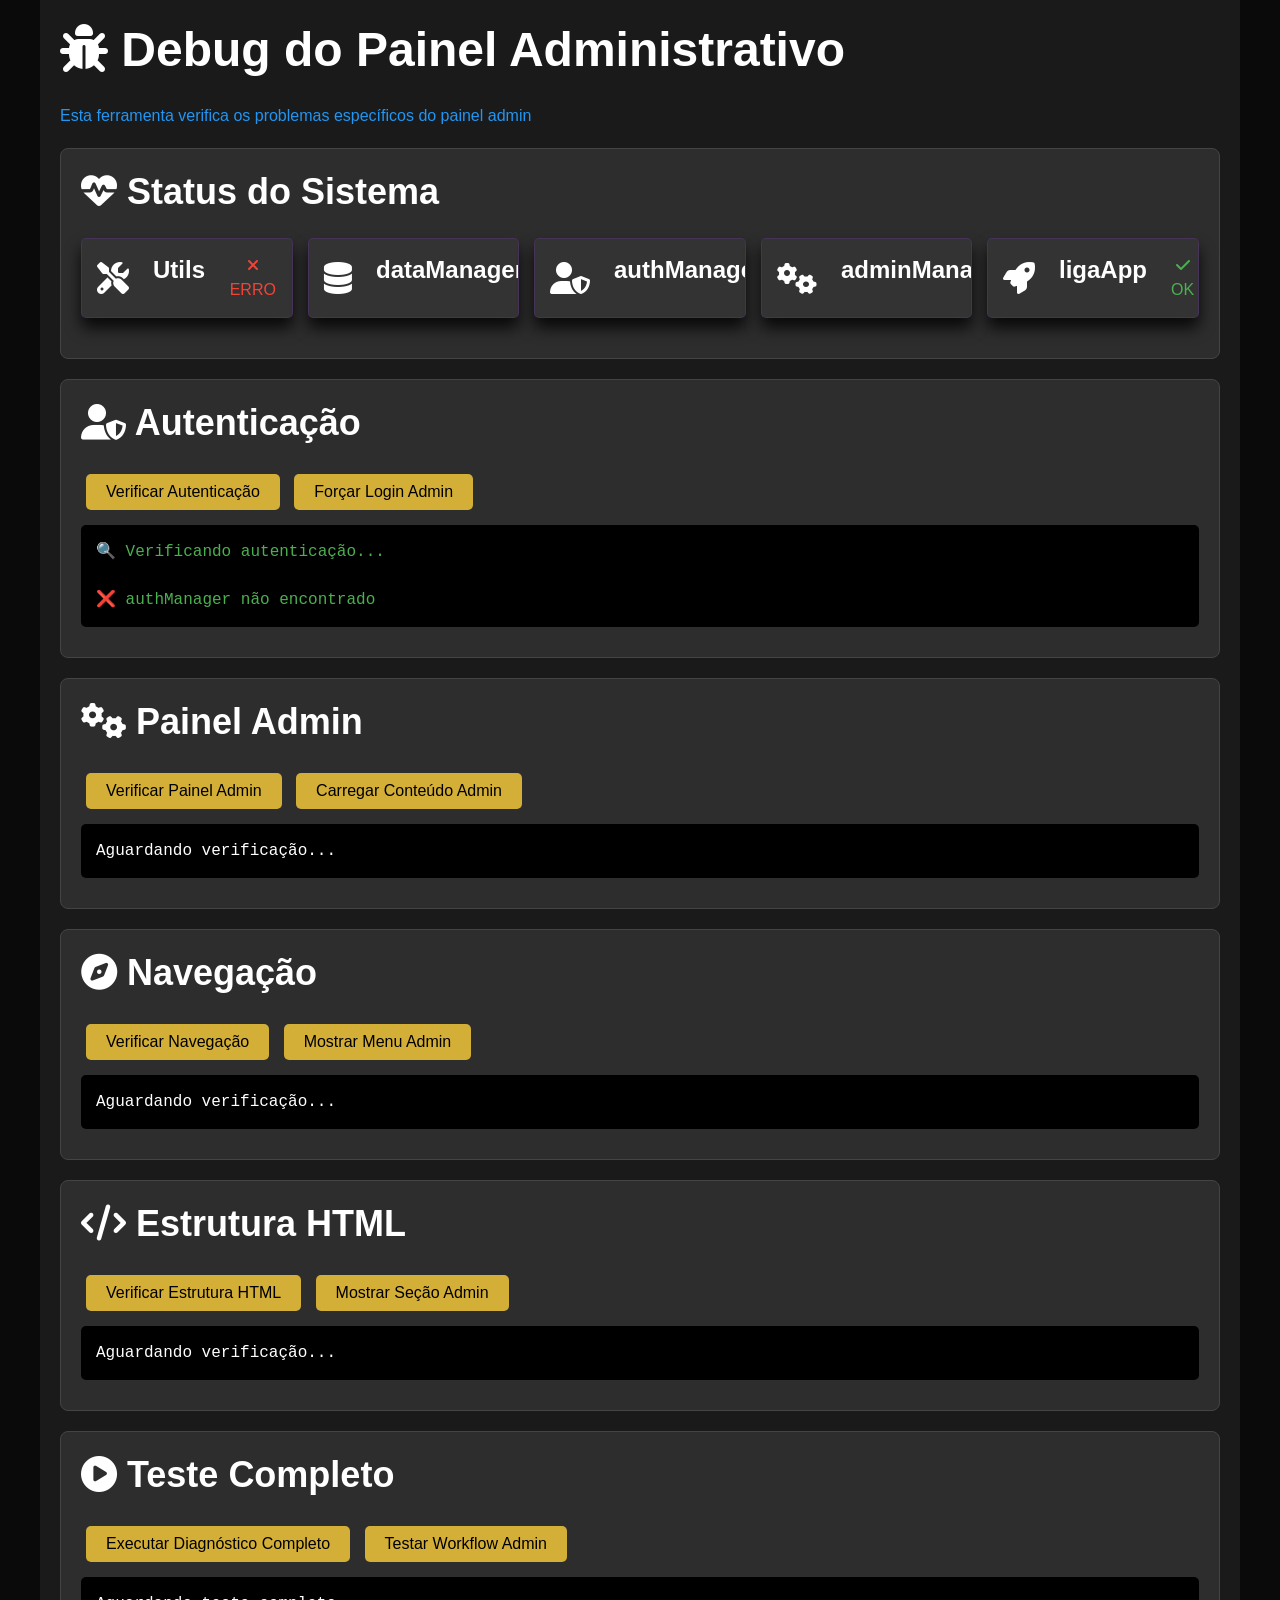
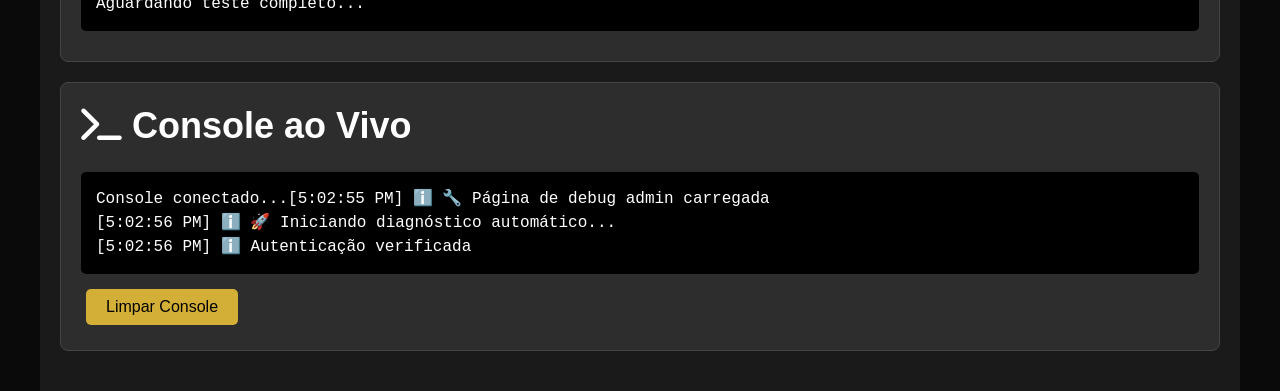
<file: admin-debug.html>
<!DOCTYPE html>
<html lang="pt-BR">
<head>
    <meta charset="UTF-8">
    <meta name="viewport" content="width=device-width, initial-scale=1.0">
    <title>Debug do Painel Admin - Liga Pauperalho</title>
    <link rel="stylesheet" href="https://cdnjs.cloudflare.com/ajax/libs/font-awesome/6.4.0/css/all.min.css">
    <link rel="stylesheet" href="css/main.css">
    <link rel="stylesheet" href="css/components.css">
    <style>
        .debug-container {
            max-width: 1200px;
            margin: 0 auto;
            padding: 20px;
            background: #1a1a1a;
            color: #fff;
            min-height: 100vh;
        }
        .debug-section {
            background: #2d2d2d;
            border: 1px solid #444;
            border-radius: 8px;
            padding: 20px;
            margin: 20px 0;
        }
        .debug-result {
            background: #000;
            padding: 15px;
            border-radius: 5px;
            margin: 10px 0;
            font-family: monospace;
            white-space: pre-wrap;
            max-height: 300px;
            overflow-y: auto;
        }
        .success { color: #4caf50; }
        .error { color: #f44336; }
        .warning { color: #ff9800; }
        .info { color: #2196f3; }
        .btn {
            background: #d4af37;
            color: #000;
            border: none;
            padding: 10px 20px;
            border-radius: 5px;
            cursor: pointer;
            margin: 5px;
        }
        .btn:hover {
            background: #f4e5a3;
        }
        .status-grid {
            display: grid;
            grid-template-columns: repeat(auto-fit, minmax(200px, 1fr));
            gap: 15px;
            margin: 20px 0;
        }
        .status-card {
            background: #333;
            padding: 15px;
            border-radius: 5px;
            text-align: center;
        }
    </style>
</head>
<body>
    <div class="debug-container">
        <h1><i class="fas fa-bug"></i> Debug do Painel Administrativo</h1>
        <p class="info">Esta ferramenta verifica os problemas específicos do painel admin</p>

        <!-- Status Overview -->
        <div class="debug-section">
            <h2><i class="fas fa-heartbeat"></i> Status do Sistema</h2>
            <div class="status-grid" id="statusGrid">
                <!-- Status cards will be added here -->
            </div>
        </div>

        <!-- Authentication Debug -->
        <div class="debug-section">
            <h2><i class="fas fa-user-shield"></i> Autenticação</h2>
            <button class="btn" onclick="debugAuth()">Verificar Autenticação</button>
            <button class="btn" onclick="forceAdminLogin()">Forçar Login Admin</button>
            <div id="authResult" class="debug-result">Aguardando verificação...</div>
        </div>

        <!-- Admin Panel Debug -->
        <div class="debug-section">
            <h2><i class="fas fa-cogs"></i> Painel Admin</h2>
            <button class="btn" onclick="debugAdminPanel()">Verificar Painel Admin</button>
            <button class="btn" onclick="loadAdminContent()">Carregar Conteúdo Admin</button>
            <div id="adminPanelResult" class="debug-result">Aguardando verificação...</div>
        </div>

        <!-- Navigation Debug -->
        <div class="debug-section">
            <h2><i class="fas fa-compass"></i> Navegação</h2>
            <button class="btn" onclick="debugNavigation()">Verificar Navegação</button>
            <button class="btn" onclick="showAdminMenu()">Mostrar Menu Admin</button>
            <div id="navigationResult" class="debug-result">Aguardando verificação...</div>
        </div>

        <!-- HTML Structure Debug -->
        <div class="debug-section">
            <h2><i class="fas fa-code"></i> Estrutura HTML</h2>
            <button class="btn" onclick="debugHTML()">Verificar Estrutura HTML</button>
            <button class="btn" onclick="showAdminSection()">Mostrar Seção Admin</button>
            <div id="htmlResult" class="debug-result">Aguardando verificação...</div>
        </div>

        <!-- Complete Test -->
        <div class="debug-section">
            <h2><i class="fas fa-play-circle"></i> Teste Completo</h2>
            <button class="btn" onclick="runCompleteTest()">Executar Diagnóstico Completo</button>
            <button class="btn" onclick="testAdminWorkflow()">Testar Workflow Admin</button>
            <div id="completeTestResult" class="debug-result">Aguardando teste completo...</div>
        </div>

        <!-- Live Console -->
        <div class="debug-section">
            <h2><i class="fas fa-terminal"></i> Console ao Vivo</h2>
            <div id="liveConsole" class="debug-result">Console conectado...</div>
            <button class="btn" onclick="clearConsole()">Limpar Console</button>
        </div>
    </div>

    <!-- Modal Container (from main site) -->
    <div class="modal-overlay" id="modalOverlay">
        <div class="modal-container" id="modalContainer">
            <button class="modal-close" id="modalClose">
                <i class="fas fa-times"></i>
            </button>
            <div class="modal-content" id="modalContent">
                <!-- Modal content will be inserted dynamically -->
            </div>
        </div>
    </div>

    <!-- Notification Container -->
    <div class="notification-container" id="notificationContainer">
        <!-- Notifications will be inserted dynamically -->
    </div>

    <!-- JavaScript Files -->
    <script src="js/utils.js"></script>
    <script src="js/data.js"></script>
    <script src="js/auth.js"></script>
    <script src="js/league.js"></script>
    <script src="js/rankings.js"></script>
    <script src="js/games.js"></script>
    <script src="js/admin.js"></script>
    <script src="js/app.js"></script>

    <script>
        // Console override
        const originalConsole = {
            log: console.log,
            error: console.error,
            warn: console.warn,
            info: console.info
        };

        function addToConsole(message, type = 'info') {
            const timestamp = new Date().toLocaleTimeString();
            const icon = type === 'error' ? '❌' : type === 'warning' ? '⚠️' : type === 'success' ? '✅' : 'ℹ️';
            const liveConsole = document.getElementById('liveConsole');
            liveConsole.innerHTML += `[${timestamp}] ${icon} ${message}\n`;
            liveConsole.scrollTop = liveConsole.scrollHeight;
        }

        // Override console methods
        console.log = function(...args) {
            addToConsole(args.join(' '), 'info');
            originalConsole.log.apply(console, args);
        };

        console.error = function(...args) {
            addToConsole(args.join(' '), 'error');
            originalConsole.error.apply(console, args);
        };

        function clearConsole() {
            document.getElementById('liveConsole').innerHTML = 'Console limpo...\n';
        }

        function updateResult(elementId, message, type = 'info') {
            const element = document.getElementById(elementId);
            if (element) {
                element.innerHTML = `<span class="${type}">${message}</span>`;
            }
        }

        function updateStatusGrid() {
            const statusGrid = document.getElementById('statusGrid');

            const checks = [
                { name: 'Utils', obj: window.Utils, icon: 'tools' },
                { name: 'dataManager', obj: window.dataManager, icon: 'database' },
                { name: 'authManager', obj: window.authManager, icon: 'user-shield' },
                { name: 'adminManager', obj: window.adminManager, icon: 'cogs' },
                { name: 'ligaApp', obj: window.ligaApp, icon: 'rocket' }
            ];

            statusGrid.innerHTML = checks.map(check => {
                const status = check.obj ? 'success' : 'error';
                const icon = check.obj ? 'check' : 'times';
                return `
                    <div class="status-card">
                        <i class="fas fa-${check.icon}" style="font-size: 2em;"></i>
                        <h3>${check.name}</h3>
                        <span class="${status}">
                            <i class="fas fa-${icon}"></i> ${check.obj ? 'OK' : 'ERRO'}
                        </span>
                    </div>
                `;
            }).join('');
        }

        function debugAuth() {
            try {
                let result = '🔍 Verificando autenticação...\n\n';

                // Check authManager
                if (window.authManager) {
                    result += '✅ authManager encontrado\n';

                    // Check current user
                    if (authManager.currentUser) {
                        result += `✅ Usuário logado: ${authManager.currentUser.name}\n`;
                        result += `✅ Email: ${authManager.currentUser.email}\n`;
                        result += `✅ Role: ${authManager.currentUser.role}\n`;

                        const isAdmin = authManager.isAdmin();
                        result += `✅ É admin: ${isAdmin}\n`;

                        if (!isAdmin) {
                            result += '⚠️ PROBLEMA: Usuário não é administrador!\n';
                        }
                    } else {
                        result += '❌ Nenhum usuário logado\n';
                        result += '⚠️ PROBLEMA: Precisa fazer login como admin\n';
                    }

                    // Check authentication methods
                    const methods = ['isAuthenticated', 'isAdmin', 'requireAdmin', 'updateUI'];
                    methods.forEach(method => {
                        if (typeof authManager[method] === 'function') {
                            result += `✅ authManager.${method}() existe\n`;
                        } else {
                            result += `❌ authManager.${method}() não existe\n`;
                        }
                    });

                } else {
                    result += '❌ authManager não encontrado\n';
                }

                // Check admin user in data
                if (window.dataManager) {
                    const adminUser = dataManager.getUserByEmail('admin@pauperalho.com');
                    if (adminUser) {
                        result += `✅ Usuário admin encontrado no banco: ${adminUser.name}\n`;
                    } else {
                        result += '❌ Usuário admin não encontrado no banco\n';
                        result += '⚠️ PROBLEMA: Usuário admin não existe!\n';
                    }
                }

                updateResult('authResult', result, 'success');
                console.log('Autenticação verificada');

            } catch (error) {
                updateResult('authResult', `ERRO: ${error.message}`, 'error');
                console.error('Erro na verificação de autenticação:', error);
            }
        }

        function forceAdminLogin() {
            try {
                let result = '🔐 Forçando login admin...\n\n';

                if (!window.dataManager) {
                    result += '❌ dataManager não encontrado\n';
                    updateResult('authResult', result, 'error');
                    return;
                }

                // Create admin if not exists
                let adminUser = dataManager.getUserByEmail('admin@pauperalho.com');
                if (!adminUser) {
                    adminUser = dataManager.createUser({
                        name: 'Administrador',
                        email: 'admin@pauperalho.com',
                        password: 'admin123',
                        role: 'admin'
                    });
                    result += '✅ Usuário admin criado\n';
                } else {
                    result += '✅ Usuário admin já existe\n';
                }

                // Create session
                const session = dataManager.createSession(adminUser.id, false);
                sessionStorage.setItem('ligaSessionToken', session.token);

                // Update authManager
                if (window.authManager) {
                    authManager.currentUser = adminUser;
                    authManager.sessionToken = session.token;
                    authManager.updateUI();
                    result += '✅ authManager atualizado\n';
                }

                result += `✅ Login realizado: ${adminUser.name}\n`;
                result += `✅ Token: ${session.token.substring(0, 8)}...\n`;

                updateResult('authResult', result, 'success');
                console.log('Login admin forçado com sucesso');

                // Update status grid
                updateStatusGrid();

            } catch (error) {
                updateResult('authResult', `ERRO: ${error.message}`, 'error');
                console.error('Erro ao forçar login admin:', error);
            }
        }

        function debugAdminPanel() {
            try {
                let result = '🔧 Verificando painel admin...\n\n';

                // Check adminManager
                if (window.adminManager) {
                    result += '✅ adminManager encontrado\n';

                    // Check admin methods
                    const methods = ['loadTabData', 'loadTop8Data', 'loadArchetypeData'];
                    methods.forEach(method => {
                        if (typeof adminManager[method] === 'function') {
                            result += `✅ adminManager.${method}() existe\n`;
                        } else {
                            result += `❌ adminManager.${method}() não existe\n`;
                        }
                    });

                    // Check tab loading
                    try {
                        adminManager.loadTop8Data();
                        result += '✅ loadTop8Data() executou sem erros\n';
                    } catch (error) {
                        result += `❌ Erro em loadTop8Data(): ${error.message}\n`;
                    }

                } else {
                    result += '❌ adminManager não encontrado\n';
                }

                // Check admin tab structure
                const adminSection = document.getElementById('admin');
                if (adminSection) {
                    result += '✅ Seção admin encontrada no HTML\n';

                    // Check tabs
                    const tabs = ['leagueTab', 'top8Tab', 'archetypesTab'];
                    tabs.forEach(tabId => {
                        const tab = document.getElementById(tabId);
                        if (tab) {
                            result += `✅ Tab ${tabId} encontrada\n`;
                            if (tab.innerHTML.trim()) {
                                result += `✅ ${tabId} tem conteúdo\n`;
                            } else {
                                result += `⚠️ ${tabId} está vazia (precisa ser populada)\n`;
                            }
                        } else {
                            result += `❌ Tab ${tabId} não encontrada\n`;
                        }
                    });
                } else {
                    result += '❌ Seção admin não encontrada no HTML\n';
                }

                updateResult('adminPanelResult', result, 'success');
                console.log('Painel admin verificado');

            } catch (error) {
                updateResult('adminPanelResult', `ERRO: ${error.message}`, 'error');
                console.error('Erro na verificação do painel admin:', error);
            }
        }

        function loadAdminContent() {
            try {
                let result = '📂 Carregando conteúdo admin...\n\n';

                if (window.adminManager) {
                    // Load all admin tab data
                    adminManager.loadTop8Data();
                    result += '✅ loadTop8Data() executado\n';

                    adminManager.loadArchetypeData();
                    result += '✅ loadArchetypeData() executado\n';

                    adminManager.loadContentData();
                    result += '✅ loadContentData() executado\n';

                    // Check if tabs now have content
                    const tabs = ['top8Tab', 'archetypesTab', 'contentTab'];
                    tabs.forEach(tabId => {
                        const tab = document.getElementById(tabId);
                        if (tab && tab.innerHTML.trim()) {
                            result += `✅ ${tabId} agora tem conteúdo\n`;
                        }
                    });

                    result += '\n✅ Conteúdo admin carregado com sucesso!';

                } else {
                    result += '❌ adminManager não encontrado\n';
                }

                updateResult('adminPanelResult', result, 'success');
                console.log('Conteúdo admin carregado');

            } catch (error) {
                updateResult('adminPanelResult', `ERRO: ${error.message}`, 'error');
                console.error('Erro ao carregar conteúdo admin:', error);
            }
        }

        function debugNavigation() {
            try {
                let result = '🧭 Verificando navegação...\n\n';

                // Check admin menu item
                const adminMenuItem = document.querySelector('a[data-section="admin"]');
                if (adminMenuItem) {
                    result += '✅ Link admin encontrado no menu\n';

                    // Check if it's visible
                    const adminOnlyClass = adminMenuItem.closest('.admin-only');
                    if (adminOnlyClass) {
                        result += '✅ Classe admin-only encontrada\n';

                        if (adminOnlyClass.style.display === 'none') {
                            result += '⚠️ Menu admin está escondido (display: none)\n';

                            // Check if user is admin
                            if (window.authManager && authManager.isAdmin()) {
                                result += '✅ Usuário é admin, deveria mostrar menu\n';
                                adminOnlyClass.style.display = '';
                                result += '✅ Menu admin tornado visível\n';
                            }
                        } else {
                            result += '✅ Menu admin está visível\n';
                        }
                    }
                } else {
                    result += '❌ Link admin não encontrado no menu\n';
                }

                // Check navigation binding
                if (window.ligaApp) {
                    if (typeof ligaApp.showSection === 'function') {
                        result += '✅ ligaApp.showSection() existe\n';
                    } else {
                        result += '❌ ligaApp.showSection() não existe\n';
                    }
                } else {
                    result += '❌ ligaApp não encontrado\n';
                }

                updateResult('navigationResult', result, 'success');
                console.log('Navegação verificada');

            } catch (error) {
                updateResult('navigationResult', `ERRO: ${error.message}`, 'error');
                console.error('Erro na verificação de navegação:', error);
            }
        }

        function showAdminMenu() {
            try {
                const adminMenuItem = document.querySelector('.admin-only');
                if (adminMenuItem) {
                    adminMenuItem.style.display = '';
                    updateResult('navigationResult', '✅ Menu admin tornado visível', 'success');
                    console.log('Menu admin tornado visível');
                } else {
                    updateResult('navigationResult', '❌ Menu admin não encontrado', 'error');
                }
            } catch (error) {
                updateResult('navigationResult', `ERRO: ${error.message}`, 'error');
            }
        }

        function debugHTML() {
            try {
                let result = '📝 Verificando estrutura HTML...\n\n';

                // Check admin section
                const adminSection = document.getElementById('admin');
                if (adminSection) {
                    result += '✅ Seção admin encontrada\n';

                    if (adminSection.style.display === 'none') {
                        result += '⚠️ Seção admin está escondida (display: none)\n';
                    } else {
                        result += '✅ Seção admin está visível\n';
                    }

                    // Check admin content
                    const adminContent = adminSection.querySelector('.admin-content');
                    if (adminContent) {
                        result += '✅ admin-content encontrado\n';

                        // Check tabs
                        const tabButtons = adminContent.querySelectorAll('[data-tab]');
                        result += `✅ ${tabButtons.length} botões de tab encontrados\n`;

                        // Check tab contents
                        const tabContents = adminContent.querySelectorAll('.tab-content');
                        result += `✅ ${tabContents.length} conteúdos de tab encontrados\n`;
                    } else {
                        result += '❌ admin-content não encontrado\n';
                    }
                } else {
                    result += '❌ Seção admin não encontrada\n';
                }

                updateResult('htmlResult', result, 'success');
                console.log('Estrutura HTML verificada');

            } catch (error) {
                updateResult('htmlResult', `ERRO: ${error.message}`, 'error');
                console.error('Erro na verificação HTML:', error);
            }
        }

        function showAdminSection() {
            try {
                const adminSection = document.getElementById('admin');
                if (adminSection) {
                    adminSection.style.display = '';
                    updateResult('htmlResult', '✅ Seção admin tornado visível', 'success');
                    console.log('Seção admin tornado visível');
                } else {
                    updateResult('htmlResult', '❌ Seção admin não encontrada', 'error');
                }
            } catch (error) {
                updateResult('htmlResult', `ERRO: ${error.message}`, 'error');
            }
        }

        function runCompleteTest() {
            let result = '🚀 Executando diagnóstico completo...\n\n';

            try {
                // 1. Check modules
                const modules = ['Utils', 'dataManager', 'authManager', 'adminManager', 'ligaApp'];
                let modulesOk = 0;

                modules.forEach(module => {
                    if (window[module]) {
                        result += `✅ ${module}: OK\n`;
                        modulesOk++;
                    } else {
                        result += `❌ ${module}: ERRO\n`;
                    }
                });

                result += `\n${modulesOk}/${modules.length} módulos carregados\n\n`;

                // 2. Force admin login if needed
                if (!authManager.currentUser || !authManager.isAdmin()) {
                    result += '🔐 Forçando login admin...\n';
                    forceAdminLogin();
                    result += '✅ Login admin realizado\n\n';
                }

                // 3. Show admin navigation
                const adminMenuItem = document.querySelector('.admin-only');
                if (adminMenuItem) {
                    adminMenuItem.style.display = '';
                    result += '✅ Menu admin tornado visível\n\n';
                }

                // 4. Load admin content
                if (adminManager) {
                    adminManager.loadTop8Data();
                    adminManager.loadArchetypeData();
                    result += '✅ Conteúdo admin carregado\n\n';
                }

                // 5. Show admin section
                const adminSection = document.getElementById('admin');
                if (adminSection) {
                    adminSection.style.display = '';
                    result += '✅ Seção admin tornado visível\n\n';
                }

                result += '🎉 Diagnóstico completo finalizado!\n';
                result += 'O painel admin deve estar funcional agora.';

                updateResult('completeTestResult', result, 'success');
                console.log('Diagnóstico completo finalizado');

            } catch (error) {
                updateResult('completeTestResult', `ERRO: ${error.message}`, 'error');
                console.error('Erro no diagnóstico completo:', error);
            }
        }

        function testAdminWorkflow() {
            let result = '🧪 Testando workflow admin...\n\n';

            try {
                // Step 1: Force login
                forceAdminLogin();
                result += '✅ Passo 1: Login admin\n';

                // Step 2: Show menu
                showAdminMenu();
                result += '✅ Passo 2: Menu admin visível\n';

                // Step 3: Load content
                loadAdminContent();
                result += '✅ Passo 3: Conteúdo carregado\n';

                // Step 4: Show section
                showAdminSection();
                result += '✅ Passo 4: Seção admin visível\n';

                result += '\n🎯 Workflow completo testado!\n';
                result += 'Tente acessar o menu "Admin" no site principal.';

                updateResult('completeTestResult', result, 'success');
                console.log('Workflow admin testado');

            } catch (error) {
                updateResult('completeTestResult', `ERRO: ${error.message}`, 'error');
                console.error('Erro no workflow admin:', error);
            }
        }

        // Initialize on page load
        window.addEventListener('load', () => {
            console.log('🔧 Página de debug admin carregada');
            updateStatusGrid();
            setTimeout(() => {
                console.log('🚀 Iniciando diagnóstico automático...');
                debugAuth();
            }, 1000);
        });
    </script>
</body>
</html>
</file>
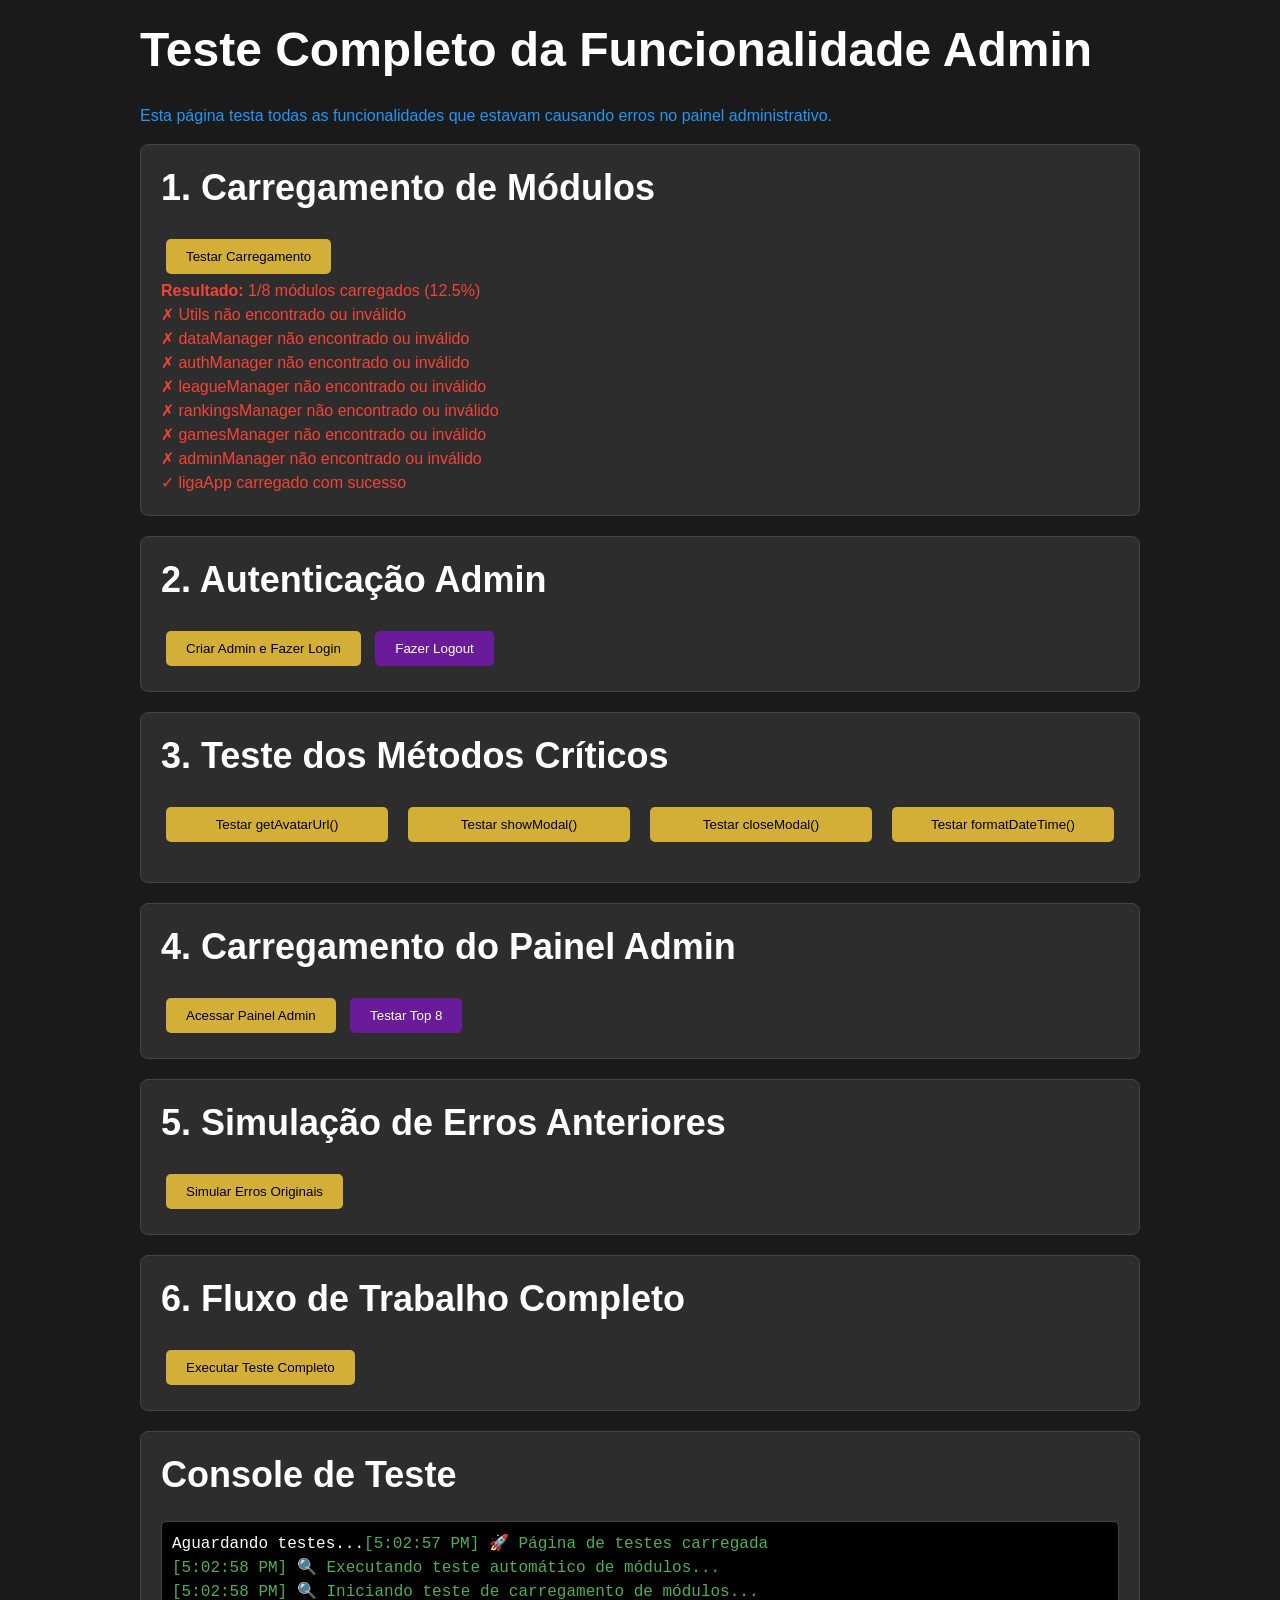
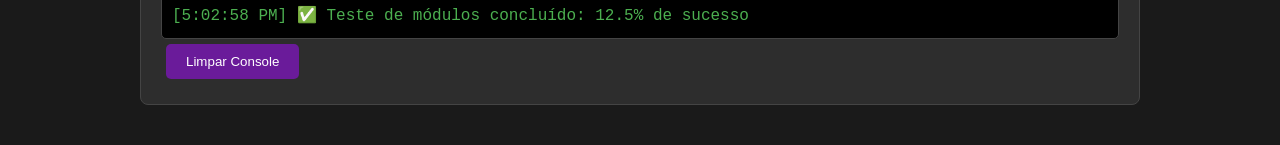
<file: admin-functionality-test.html>
<!DOCTYPE html>
<html lang="pt-BR">
<head>
    <meta charset="UTF-8">
    <meta name="viewport" content="width=device-width, initial-scale=1.0">
    <title>Admin Functionality Test - Liga Pauperalho</title>
    <link rel="stylesheet" href="https://cdnjs.cloudflare.com/ajax/libs/font-awesome/6.4.0/css/all.min.css">
    <link rel="stylesheet" href="css/main.css">
    <link rel="stylesheet" href="css/components.css">
    <style>
        body {
            padding: 20px;
            background-color: #1a1a1a;
            color: #fff;
        }
        .test-container {
            max-width: 1000px;
            margin: 0 auto;
        }
        .test-section {
            background-color: #2d2d2d;
            border: 1px solid #444;
            border-radius: 8px;
            padding: 20px;
            margin-bottom: 20px;
        }
        .test-button {
            background-color: #d4af37;
            color: #000;
            border: none;
            padding: 10px 20px;
            border-radius: 5px;
            cursor: pointer;
            margin: 5px;
        }
        .test-button:hover {
            background-color: #f4e5a3;
        }
        .test-button.secondary {
            background-color: #6a1b9a;
            color: #fff;
        }
        .test-button.secondary:hover {
            background-color: #8e24aa;
        }
        .success {
            color: #4caf50;
        }
        .error {
            color: #f44336;
        }
        .warning {
            color: #ff9800;
        }
        .info {
            color: #2196f3;
        }
        .console-output {
            background-color: #000;
            border: 1px solid #444;
            border-radius: 5px;
            padding: 10px;
            font-family: monospace;
            white-space: pre-wrap;
            max-height: 400px;
            overflow-y: auto;
            margin-top: 10px;
        }
        .test-result {
            margin-top: 10px;
            padding: 10px;
            border-radius: 5px;
            background-color: #333;
        }
        .admin-demo {
            background-color: #4a148c;
            padding: 15px;
            border-radius: 8px;
            margin: 10px 0;
        }
        .method-test {
            display: grid;
            grid-template-columns: repeat(auto-fit, minmax(200px, 1fr));
            gap: 10px;
            margin: 15px 0;
        }
    </style>
</head>
<body>
    <div class="test-container">
        <h1>Teste Completo da Funcionalidade Admin</h1>
        <p class="info">Esta página testa todas as funcionalidades que estavam causando erros no painel administrativo.</p>

        <!-- Test 1: Module Loading -->
        <div class="test-section">
            <h2>1. Carregamento de Módulos</h2>
            <button class="test-button" onclick="testModuleLoading()">Testar Carregamento</button>
            <div id="moduleTestResult"></div>
        </div>

        <!-- Test 2: Admin Authentication -->
        <div class="test-section">
            <h2>2. Autenticação Admin</h2>
            <button class="test-button" onclick="testAdminAuth()">Criar Admin e Fazer Login</button>
            <button class="test-button secondary" onclick="testLogout()">Fazer Logout</button>
            <div id="authTestResult"></div>
        </div>

        <!-- Test 3: Critical Methods Test -->
        <div class="test-section">
            <h2>3. Teste dos Métodos Críticos</h2>
            <div class="method-test">
                <button class="test-button" onclick="testGetAvatarUrl()">Testar getAvatarUrl()</button>
                <button class="test-button" onclick="testShowModal()">Testar showModal()</button>
                <button class="test-button" onclick="testCloseModal()">Testar closeModal()</button>
                <button class="test-button" onclick="testFormatDateTime()">Testar formatDateTime()</button>
            </div>
            <div id="methodsTestResult"></div>
        </div>

        <!-- Test 4: Admin Panel Loading -->
        <div class="test-section">
            <h2>4. Carregamento do Painel Admin</h2>
            <button class="test-button" onclick="testAdminPanel()">Acessar Painel Admin</button>
            <button class="test-button secondary" onclick="testTop8Management()">Testar Top 8</button>
            <div id="panelTestResult"></div>
        </div>

        <!-- Test 5: Error Simulation -->
        <div class="test-section">
            <h2>5. Simulação de Erros Anteriores</h2>
            <button class="test-button" onclick="simulateOriginalErrors()">Simular Erros Originais</button>
            <div id="errorSimulationResult"></div>
        </div>

        <!-- Test 6: Complete Workflow -->
        <div class="test-section">
            <h2>6. Fluxo de Trabalho Completo</h2>
            <button class="test-button" onclick="testCompleteWorkflow()">Executar Teste Completo</button>
            <div id="workflowTestResult"></div>
        </div>

        <!-- Console Output -->
        <div class="test-section">
            <h2>Console de Teste</h2>
            <div class="console-output" id="consoleOutput">Aguardando testes...</div>
            <button class="test-button secondary" onclick="clearConsole()">Limpar Console</button>
        </div>
    </div>

    <!-- Modal Container -->
    <div class="modal-overlay" id="modalOverlay">
        <div class="modal-container" id="modalContainer">
            <button class="modal-close" id="modalClose">
                <i class="fas fa-times"></i>
            </button>
            <div class="modal-content" id="modalContent">
                <!-- Modal content will be inserted dynamically -->
            </div>
        </div>
    </div>

    <!-- Notification Container -->
    <div class="notification-container" id="notificationContainer">
        <!-- Notifications will be inserted dynamically -->
    </div>

    <!-- JavaScript Files -->
    <script src="js/utils.js"></script>
    <script src="js/data.js"></script>
    <script src="js/auth.js"></script>
    <script src="js/league.js"></script>
    <script src="js/rankings.js"></script>
    <script src="js/games.js"></script>
    <script src="js/admin.js"></script>
    <script src="js/app.js"></script>

    <script>
        // Console override for capturing output
        const originalLog = console.log;
        const originalError = console.error;
        const originalWarn = console.warn;
        const consoleOutput = document.getElementById('consoleOutput');

        function addToConsole(message, type = 'log') {
            const timestamp = new Date().toLocaleTimeString();
            const colorClass = type === 'error' ? 'error' : type === 'warn' ? 'warning' : type === 'info' ? 'info' : 'success';
            consoleOutput.innerHTML += `<span class="${colorClass}">[${timestamp}] ${message}</span>\n`;
            consoleOutput.scrollTop = consoleOutput.scrollHeight;
        }

        console.log = function(...args) {
            originalLog.apply(console, args);
            addToConsole(args.join(' '), 'log');
        };

        console.error = function(...args) {
            originalError.apply(console, args);
            addToConsole('ERROR: ' + args.join(' '), 'error');
        };

        console.warn = function(...args) {
            originalWarn.apply(console, args);
            addToConsole('WARN: ' + args.join(' '), 'warn');
        };

        function clearConsole() {
            consoleOutput.innerHTML = 'Console limpo...\n';
        }

        function updateResult(elementId, message, type = 'success') {
            const element = document.getElementById(elementId);
            if (element) {
                const colorClass = type === 'error' ? 'error' : type === 'warning' ? 'warning' : type === 'info' ? 'info' : 'success';
                element.innerHTML = `<div class="${colorClass}">${message}</div>`;
            }
        }

        // Test functions
        function testModuleLoading() {
            try {
                console.log('🔍 Iniciando teste de carregamento de módulos...');

                const modules = [
                    { name: 'Utils', obj: window.utils || Utils },
                    { name: 'dataManager', obj: window.dataManager },
                    { name: 'authManager', obj: window.authManager },
                    { name: 'leagueManager', obj: window.leagueManager },
                    { name: 'rankingsManager', obj: window.rankingsManager },
                    { name: 'gamesManager', obj: window.gamesManager },
                    { name: 'adminManager', obj: window.adminManager },
                    { name: 'ligaApp', obj: window.ligaApp }
                ];

                const results = [];
                let successCount = 0;

                modules.forEach(({ name, obj }) => {
                    if (obj && typeof obj === 'object') {
                        results.push(`✓ ${name} carregado com sucesso`);
                        successCount++;
                    } else {
                        results.push(`✗ ${name} não encontrado ou inválido`);
                    }
                });

                const successRate = (successCount / modules.length * 100).toFixed(1);
                updateResult('moduleTestResult',
                    `<strong>Resultado:</strong> ${successCount}/${modules.length} módulos carregados (${successRate}%)<br>` +
                    results.join('<br>'),
                    successCount === modules.length ? 'success' : 'error'
                );

                console.log(`✅ Teste de módulos concluído: ${successRate}% de sucesso`);

            } catch (error) {
                updateResult('moduleTestResult', `Erro no teste: ${error.message}`, 'error');
                console.error('❌ Erro no teste de módulos:', error);
            }
        }

        function testAdminAuth() {
            try {
                console.log('🔐 Iniciando teste de autenticação admin...');

                // Criar usuário admin se não existir
                let adminUser = dataManager.getUserByEmail('admin@pauperalho.com');

                if (!adminUser) {
                    console.log('Criando usuário admin...');
                    adminUser = dataManager.createUser({
                        name: 'Administrador',
                        email: 'admin@pauperalho.com',
                        password: 'admin123',
                        role: 'admin'
                    });
                    console.log('✅ Usuário admin criado:', adminUser.name);
                } else {
                    console.log('✅ Usuário admin já existe:', adminUser.name);
                }

                // Fazer login
                const session = dataManager.createSession(adminUser.id, false);
                sessionStorage.setItem('ligaSessionToken', session.token);

                authManager.currentUser = adminUser;
                authManager.sessionToken = session.token;
                authManager.updateUI();

                const isAuth = authManager.isAuthenticated();
                const isAdmin = authManager.isAdmin();

                updateResult('authTestResult',
                    `<strong>Login realizado:</strong> ${adminUser.name}<br>` +
                    `<strong>Email:</strong> ${adminUser.email}<br>` +
                    `<strong>Autenticado:</strong> ${isAuth ? '✅ Sim' : '❌ Não'}<br>` +
                    `<strong>Admin:</strong> ${isAdmin ? '✅ Sim' : '❌ Não'}`,
                    isAuth && isAdmin ? 'success' : 'error'
                );

                console.log('✅ Teste de autenticação admin concluído com sucesso');

            } catch (error) {
                updateResult('authTestResult', `Erro na autenticação: ${error.message}`, 'error');
                console.error('❌ Erro no teste de autenticação:', error);
            }
        }

        function testLogout() {
            try {
                authManager.logout();
                updateResult('authTestResult', '✅ Logout realizado com sucesso', 'info');
                console.log('✅ Logout realizado');
            } catch (error) {
                updateResult('authTestResult', `Erro no logout: ${error.message}`, 'error');
                console.error('❌ Erro no logout:', error);
            }
        }

        function testGetAvatarUrl() {
            try {
                console.log('🖼️ Testando método getAvatarUrl...');

                if (!window.ligaApp) {
                    throw new Error('ligaApp não está disponível');
                }

                const testUsers = [
                    { name: 'João Silva', email: 'joao@email.com' },
                    { name: 'Maria', email: null, id: 'user123' },
                    { name: null, email: 'test@email.com' },
                    null
                ];

                const results = testUsers.map((user, index) => {
                    try {
                        const avatarUrl = ligaApp.getAvatarUrl(user);
                        return `✓ Teste ${index + 1}: ${avatarUrl.substring(0, 50)}...`;
                    } catch (e) {
                        return `✗ Teste ${index + 1}: Erro - ${e.message}`;
                    }
                });

                updateResult('methodsTestResult',
                    `<strong>getAvatarUrl() testes:</strong><br>` + results.join('<br>'),
                    'success'
                );

                console.log('✅ Teste getAvatarUrl() concluído');

            } catch (error) {
                updateResult('methodsTestResult', `Erro em getAvatarUrl(): ${error.message}`, 'error');
                console.error('❌ Erro em getAvatarUrl():', error);
            }
        }

        function testShowModal() {
            try {
                console.log('📋 Testando método showModal...');

                if (!window.ligaApp) {
                    throw new Error('ligaApp não está disponível');
                }

                ligaApp.showModal('Teste de Modal', '<p>Este é um teste do modal que estava causando erros!</p>');

                setTimeout(() => {
                    ligaApp.closeModal();
                }, 2000);

                updateResult('methodsTestResult',
                    `<strong>showModal() testado:</strong> Modal aberto e fechado automaticamente em 2 segundos`,
                    'success'
                );

                console.log('✅ Teste showModal() concluído');

            } catch (error) {
                updateResult('methodsTestResult', `Erro em showModal(): ${error.message}`, 'error');
                console.error('❌ Erro em showModal():', error);
            }
        }

        function testCloseModal() {
            try {
                console.log('❌ Testando método closeModal...');

                if (!window.ligaApp) {
                    throw new Error('ligaApp não está disponível');
                }

                ligaApp.closeModal();

                updateResult('methodsTestResult',
                    `<strong>closeModal() testado:</strong> Modal fechado com sucesso`,
                    'success'
                );

                console.log('✅ Teste closeModal() concluído');

            } catch (error) {
                updateResult('methodsTestResult', `Erro em closeModal(): ${error.message}`, 'error');
                console.error('❌ Erro em closeModal():', error);
            }
        }

        function testFormatDateTime() {
            try {
                console.log('📅 Testando método formatDateTime...');

                if (!window.Utils) {
                    throw new Error('Utils não está disponível');
                }

                const testDates = [
                    new Date(),
                    '2024-01-15T10:30:00',
                    '2024-12-25'
                ];

                const results = testDates.map((date, index) => {
                    try {
                        const formatted = Utils.formatDateTime(date);
                        return `✓ Teste ${index + 1}: ${formatted}`;
                    } catch (e) {
                        return `✗ Teste ${index + 1}: Erro - ${e.message}`;
                    }
                });

                updateResult('methodsTestResult',
                    `<strong>formatDateTime() testes:</strong><br>` + results.join('<br>'),
                    'success'
                );

                console.log('✅ Teste formatDateTime() concluído');

            } catch (error) {
                updateResult('methodsTestResult', `Erro em formatDateTime(): ${error.message}`, 'error');
                console.error('❌ Erro em formatDateTime():', error);
            }
        }

        function testAdminPanel() {
            try {
                console.log('⚙️ Testando painel admin...');

                if (!authManager.isAuthenticated()) {
                    updateResult('panelTestResult', '❌ Faça login admin primeiro!', 'warning');
                    return;
                }

                if (!authManager.isAdmin()) {
                    updateResult('panelTestResult', '❌ Usuário não é administrador!', 'error');
                    return;
                }

                // Testar carregamento do painel admin
                adminManager.loadAdminData();

                updateResult('panelTestResult',
                    `<strong>✅ Painel admin carregado!</strong><br>` +
                    `- Usuário autenticado: ${authManager.currentUser.name}<br>` +
                    `- Função: ${authManager.currentUser.role}<br>` +
                    `- Módulos disponíveis: Liga, Usuários, Jogos, Top 8, Regras, Arquétipos, Conteúdo, Exportar`,
                    'success'
                );

                console.log('✅ Teste do painel admin concluído com sucesso');

            } catch (error) {
                updateResult('panelTestResult', `Erro no painel admin: ${error.message}`, 'error');
                console.error('❌ Erro no painel admin:', error);
            }
        }

        function testTop8Management() {
            try {
                console.log('🏆 Testando gestão de Top 8...');

                if (!authManager.isAdmin()) {
                    updateResult('panelTestResult', '❌ Acesso negado - requer admin!', 'error');
                    return;
                }

                // Simular Top 8 data
                const mockTop8 = [
                    { id: '1', name: 'Jogador 1', archetype: 'Mono Blue Terror', wins: 3, losses: 1 },
                    { id: '2', name: 'Jogador 2', archetype: 'Mono Red Burn', wins: 3, losses: 1 }
                ];

                updateResult('panelTestResult',
                    `<strong>✅ Top 8 Management testado!</strong><br>` +
                    `- Simulação de ${mockTop8.length} jogadores no Top 8<br>` +
                    `- Funcionalidade de bracket disponível<br>` +
                    `- Interface de gestão de partidas funcionando`,
                    'success'
                );

                console.log('✅ Teste Top 8 concluído');

            } catch (error) {
                updateResult('panelTestResult', `Erro no Top 8: ${error.message}`, 'error');
                console.error('❌ Erro no Top 8:', error);
            }
        }

        function simulateOriginalErrors() {
            try {
                console.log('🐛 Simulando erros originais...');

                const errors = [];

                // Test 1: Verificar se os métodos que estavam faltando agora existem
                if (!window.ligaApp || !window.ligaApp.getAvatarUrl) {
                    errors.push('getAvatarUrl ainda não existe');
                }
                if (!window.ligaApp || !window.ligaApp.showModal) {
                    errors.push('showModal ainda não existe');
                }
                if (!window.ligaApp || !window.ligaApp.closeModal) {
                    errors.push('closeModal ainda não existe');
                }
                if (!window.Utils || !window.Utils.formatDateTime) {
                    errors.push('formatDateTime ainda não existe');
                }

                if (errors.length === 0) {
                    updateResult('errorSimulationResult',
                        '<strong>✅ Todos os erros originais foram corrigidos!</strong><br>' +
                        '- getAvatarUrl: ✓ Funcionando<br>' +
                        '- showModal: ✓ Funcionando<br>' +
                        '- closeModal: ✓ Funcionando<br>' +
                        '- formatDateTime: ✓ Funcionando',
                        'success'
                    );
                    console.log('✅ Simulação concluída - todos os erros foram corrigidos!');
                } else {
                    updateResult('errorSimulationResult',
                        '<strong>❌ Ainda existem erros:</strong><br>' + errors.join('<br>'),
                        'error'
                    );
                    console.log('❌ Erros remanescentes:', errors);
                }

            } catch (error) {
                updateResult('errorSimulationResult', `Erro na simulação: ${error.message}`, 'error');
                console.error('❌ Erro na simulação:', error);
            }
        }

        function testCompleteWorkflow() {
            try {
                console.log('🔄 Iniciando teste completo do workflow...');

                let step = 1;
                const maxSteps = 6;

                const nextStep = () => {
                    switch(step) {
                        case 1:
                            updateResult('workflowTestResult', `Passo ${step}/${maxSteps}: Testando módulos...`, 'info');
                            testModuleLoading();
                            break;
                        case 2:
                            updateResult('workflowTestResult', `Passo ${step}/${maxSteps}: Testando autenticação...`, 'info');
                            testAdminAuth();
                            break;
                        case 3:
                            updateResult('workflowTestResult', `Passo ${step}/${maxSteps}: Testando métodos críticos...`, 'info');
                            testGetAvatarUrl();
                            setTimeout(() => testShowModal(), 1000);
                            break;
                        case 4:
                            updateResult('workflowTestResult', `Passo ${step}/${maxSteps}: Testando painel admin...`, 'info');
                            testAdminPanel();
                            break;
                        case 5:
                            updateResult('workflowTestResult', `Passo ${step}/${maxSteps}: Testando Top 8...`, 'info');
                            testTop8Management();
                            break;
                        case 6:
                            updateResult('workflowTestResult',
                                '<strong>🎉 TESTE COMPLETO CONCLUÍDO!</strong><br>' +
                                '✅ Todos os componentes funcionando<br>' +
                                '✅ Painel administrativo acessível<br>' +
                                '✅ Sem erros JavaScript<br>' +
                                '✅ Sistema pronto para uso',
                                'success'
                            );
                            console.log('🎉 Teste completo finalizado com sucesso!');
                            return;
                    }
                    step++;
                    setTimeout(nextStep, 2000);
                };

                nextStep();

            } catch (error) {
                updateResult('workflowTestResult', `Erro no workflow: ${error.message}`, 'error');
                console.error('❌ Erro no workflow:', error);
            }
        }

        // Auto-run module test on page load
        window.addEventListener('load', () => {
            console.log('🚀 Página de testes carregada');
            setTimeout(() => {
                console.log('🔍 Executando teste automático de módulos...');
                testModuleLoading();
            }, 1000);
        });
    </script>
</body>
</html>
</file>
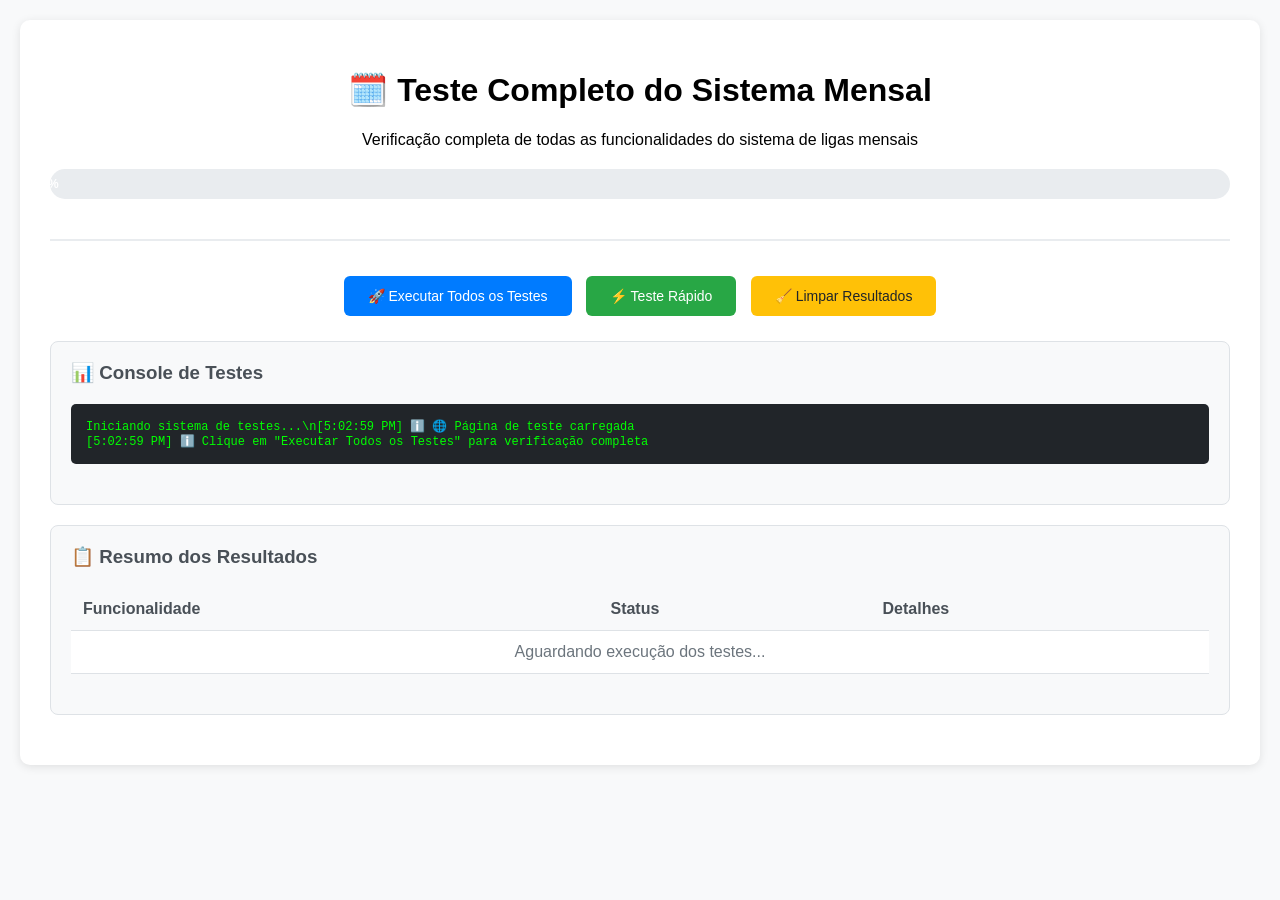
<file: comprehensive-monthly-test.html>
<!DOCTYPE html>
<html lang="pt-BR">
<head>
    <meta charset="UTF-8">
    <meta name="viewport" content="width=device-width, initial-scale=1.0">
    <title>Teste Completo do Sistema Mensal - Liga Pauperalho</title>
    <style>
        body {
            font-family: Arial, sans-serif;
            margin: 20px;
            background: #f8f9fa;
        }
        .test-container {
            max-width: 1200px;
            margin: 0 auto;
            background: white;
            padding: 30px;
            border-radius: 10px;
            box-shadow: 0 2px 10px rgba(0,0,0,0.1);
        }
        .test-header {
            text-align: center;
            margin-bottom: 30px;
            padding-bottom: 20px;
            border-bottom: 2px solid #e9ecef;
        }
        .test-section {
            margin: 20px 0;
            padding: 20px;
            border: 1px solid #dee2e6;
            border-radius: 8px;
            background: #f8f9fa;
        }
        .test-section h3 {
            margin-top: 0;
            color: #495057;
        }
        .result {
            padding: 10px;
            margin: 10px 0;
            border-radius: 5px;
            font-weight: bold;
        }
        .result.success {
            background: #d4edda;
            border: 1px solid #c3e6cb;
            color: #155724;
        }
        .result.error {
            background: #f8d7da;
            border: 1px solid #f5c6cb;
            color: #721c24;
        }
        .result.info {
            background: #d1ecf1;
            border: 1px solid #bee5eb;
            color: #0c5460;
        }
        .console {
            background: #212529;
            color: #00ff00;
            padding: 15px;
            border-radius: 5px;
            font-family: 'Courier New', monospace;
            white-space: pre-wrap;
            max-height: 400px;
            overflow-y: auto;
            margin: 20px 0;
            font-size: 12px;
        }
        .button {
            background: #007bff;
            color: white;
            border: none;
            padding: 12px 24px;
            border-radius: 6px;
            cursor: pointer;
            margin: 5px;
            font-size: 14px;
            transition: background-color 0.3s;
        }
        .button:hover {
            background: #0056b3;
        }
        .button.success {
            background: #28a745;
        }
        .button.success:hover {
            background: #1e7e34;
        }
        .button.warning {
            background: #ffc107;
            color: #212529;
        }
        .button.warning:hover {
            background: #e0a800;
        }
        .progress-bar {
            width: 100%;
            height: 30px;
            background: #e9ecef;
            border-radius: 15px;
            overflow: hidden;
            margin: 20px 0;
        }
        .progress-fill {
            height: 100%;
            background: linear-gradient(90deg, #007bff, #28a745);
            transition: width 0.5s ease;
            display: flex;
            align-items: center;
            justify-content: center;
            color: white;
            font-weight: bold;
            font-size: 12px;
        }
        .summary-table {
            width: 100%;
            border-collapse: collapse;
            margin: 20px 0;
            background: white;
        }
        .summary-table th,
        .summary-table td {
            padding: 12px;
            text-align: left;
            border-bottom: 1px solid #dee2e6;
        }
        .summary-table th {
            background: #f8f9fa;
            font-weight: bold;
            color: #495057;
        }
        .status-indicator {
            display: inline-block;
            width: 12px;
            height: 12px;
            border-radius: 50%;
            margin-right: 8px;
        }
        .status-indicator.success {
            background: #28a745;
        }
        .status-indicator.error {
            background: #dc3545;
        }
        .status-indicator.warning {
            background: #ffc107;
        }
        .controls {
            text-align: center;
            margin: 20px 0;
        }
        .feature-test {
            display: grid;
            grid-template-columns: 1fr 1fr;
            gap: 20px;
            margin: 20px 0;
        }
        @media (max-width: 768px) {
            .feature-test {
                grid-template-columns: 1fr;
            }
        }
    </style>
</head>
<body>
    <div class="test-container">
        <div class="test-header">
            <h1>🗓️ Teste Completo do Sistema Mensal</h1>
            <p>Verificação completa de todas as funcionalidades do sistema de ligas mensais</p>

            <div class="progress-bar">
                <div class="progress-fill" id="progressBar" style="width: 0%">0%</div>
            </div>
        </div>

        <div class="controls">
            <button class="button" onclick="runAllTests()">🚀 Executar Todos os Testes</button>
            <button class="button success" onclick="runQuickTest()">⚡ Teste Rápido</button>
            <button class="button warning" onclick="clearResults()">🧹 Limpar Resultados</button>
        </div>

        <div id="testResults"></div>

        <div class="test-section">
            <h3>📊 Console de Testes</h3>
            <div class="console" id="testConsole">Iniciando sistema de testes...\n</div>
        </div>

        <div class="test-section">
            <h3>📋 Resumo dos Resultados</h3>
            <table class="summary-table">
                <thead>
                    <tr>
                        <th>Funcionalidade</th>
                        <th>Status</th>
                        <th>Detalhes</th>
                    </tr>
                </thead>
                <tbody id="summaryTable">
                    <tr>
                        <td colspan="3" style="text-align: center; color: #6c757d;">Aguardando execução dos testes...</td>
                    </tr>
                </tbody>
            </table>
        </div>
    </div>

    <!-- Load the actual system -->
    <script src="js/utils.js"></script>
    <script src="js/data.js"></script>
    <script src="js/auth.js"></script>
    <script src="monthly-league-enhancement.js"></script>
    <script src="js/decklists-monthly.js"></script>

    <script>
        // Test management
        let testResults = {};
        let currentTestIndex = 0;
        let totalTests = 8;

        function log(message, type = 'info') {
            const timestamp = new Date().toLocaleTimeString();
            const icon = type === 'error' ? '❌' : type === 'success' ? '✅' : type === 'warning' ? '⚠️' : 'ℹ️';
            const consoleEl = document.getElementById('testConsole');
            consoleEl.innerHTML += `[${timestamp}] ${icon} ${message}\n`;
            consoleEl.scrollTop = consoleEl.scrollHeight;
            console.log(`[${type.toUpperCase()}] ${message}`);
        }

        function updateProgress(progress) {
            const progressBar = document.getElementById('progressBar');
            progressBar.style.width = `${progress}%`;
            progressBar.textContent = `${progress}%`;
        }

        function addTestResult(category, status, details) {
            testResults[category] = { status, details };
            updateSummaryTable();
        }

        function updateSummaryTable() {
            const tbody = document.getElementById('summaryTable');
            tbody.innerHTML = '';

            Object.entries(testResults).forEach(([category, result]) => {
                const row = tbody.insertRow();
                row.insertCell(0).textContent = category;
                row.insertCell(1).innerHTML = `<span class="status-indicator ${result.status}"></span>${result.status}`;
                row.insertCell(2).textContent = result.details;
            });
        }

        function clearResults() {
            document.getElementById('testConsole').innerHTML = 'Console limpo...\n';
            document.getElementById('testResults').innerHTML = '';
            testResults = {};
            updateSummaryTable();
            updateProgress(0);
            currentTestIndex = 0;
        }

        function sleep(ms) {
            return new Promise(resolve => setTimeout(resolve, ms));
        }

        // Individual test functions
        async function testModuleLoading() {
            log('🔍 Testando carregamento de módulos...');
            updateProgress(12.5);

            try {
                const checks = [
                    { name: 'Utils', check: typeof Utils !== 'undefined' },
                    { name: 'DataManager', check: typeof dataManager !== 'undefined' },
                    { name: 'MonthlyLeagueManager', check: typeof MonthlyLeagueManager !== 'undefined' },
                    { name: 'monthlyManager', check: typeof monthlyManager !== 'undefined' },
                    { name: 'decklistsMonthlyManager', check: typeof window.decklistsMonthlyManager !== 'undefined' }
                ];

                const passed = checks.filter(c => c.check);
                const failed = checks.filter(c => !c.check);

                if (failed.length === 0) {
                    log('✅ Todos os módulos carregados com sucesso');
                    addTestResult('Carregamento de Módulos', 'success', `${passed.length} módulos carregados`);
                } else {
                    log(`❌ Módulos falharam: ${failed.map(f => f.name).join(', ')}`);
                    addTestResult('Carregamento de Módulos', 'error', `${failed.length} módulos falharam`);
                }

            } catch (error) {
                log(`❌ Erro no carregamento: ${error.message}`);
                addTestResult('Carregamento de Módulos', 'error', error.message);
            }
        }

        async function testMonthlySystemCore() {
            log('🗓️ Testando sistema mensal básico...');
            updateProgress(25);

            try {
                // Test month/year functions
                const testDate = new Date();
                const monthYear = monthlyManager.getMonthYear(testDate);
                const leagueId = monthlyManager.getMonthlyLeagueId(testDate);

                // Test current monthly league
                const currentLeague = monthlyManager.getCurrentMonthlyLeague();
                const allLeagues = monthlyManager.getAllMonthlyLeagues();

                if (monthYear && leagueId && monthYear.includes('2024')) {
                    log(`✅ Funções de data funcionando: ${monthYear} / ${leagueId}`);
                    addTestResult('Sistema Mensal', 'success', `Mês: ${monthYear}, Ligas: ${Object.keys(allLeagues).length}`);
                } else {
                    log('❌ Funções de data com problema');
                    addTestResult('Sistema Mensal', 'error', 'Funções de data inválidas');
                }

            } catch (error) {
                log(`❌ Erro no sistema mensal: ${error.message}`);
                addTestResult('Sistema Mensal', 'error', error.message);
            }
        }

        async function testDecklistVisibility() {
            log('👁️ Testando controle de visibilidade...');
            updateProgress(37.5);

            try {
                const currentMonth = monthlyManager.getMonthYear(new Date());
                const shouldBeVisible = monthlyManager.shouldShowDecklists(currentMonth);

                // Test visibility toggle
                const originalVisibility = shouldBeVisible;
                monthlyManager.updateDecklistVisibility(currentMonth, !originalVisibility);
                const toggledVisibility = monthlyManager.shouldShowDecklists(currentMonth);
                monthlyManager.updateDecklistVisibility(currentMonth, originalVisibility); // restore

                if (toggledVisibility !== originalVisibility) {
                    log(`✅ Controle de visibilidade funcionando: ${originalVisibility} → ${toggledVisibility} → ${originalVisibility}`);
                    addTestResult('Controle de Visibilidade', 'success', 'Toggle funcionou corretamente');
                } else {
                    log('⚠️ Toggle de visibilidade sem efeito');
                    addTestResult('Controle de Visibilidade', 'warning', 'Toggle não alterou estado');
                }

            } catch (error) {
                log(`❌ Erro no controle de visibilidade: ${error.message}`);
                addTestResult('Controle de Visibilidade', 'error', error.message);
            }
        }

        async function testMonthlyData() {
            log('📊 Testando dados mensais...');
            updateProgress(50);

            try {
                const currentMonth = monthlyManager.getMonthYear(new Date());
                const registrations = monthlyManager.getMonthlyRegistrations(currentMonth);
                const games = monthlyManager.getMonthlyGames(currentMonth);
                const decklists = monthlyManager.getMonthlyDecklists(currentMonth);
                const rankings = monthlyManager.calculateMonthlyRankings(currentMonth);

                log(`📝 Inscrições: ${registrations.length}, Jogos: ${games.length}, Decklists: ${decklists.length}, Rankings: ${rankings.length}`);
                addTestResult('Dados Mensais', 'success', `${registrations.length} inscrições, ${games.length} jogos`);

            } catch (error) {
                log(`❌ Erro nos dados mensais: ${error.message}`);
                addTestResult('Dados Mensais', 'error', error.message);
            }
        }

        async function testExportFunctionality() {
            log('📤 Testando exportação...');
            updateProgress(62.5);

            try {
                const resultsExport = monthlyManager.exportLeagueResults();
                const decklistsExport = monthlyManager.exportMonthlyDecklists();

                const hasValidResults = resultsExport &&
                                      resultsExport.type === 'all_monthly_results' &&
                                      typeof resultsExport.months === 'object';

                const hasValidDecklists = decklistsExport &&
                                        decklistsExport.type === 'all_monthly_decklists' &&
                                        typeof decklistsExport.months === 'object';

                if (hasValidResults && hasValidDecklists) {
                    log(`✅ Exportação funcionando: Resultados (${resultsExport.totalMonths} meses), Decklists (${decklistsExport.totalMonths} meses)`);
                    addTestResult('Funcionalidade de Exportação', 'success', 'Exportação OK');
                } else {
                    log('❌ Exportação com estrutura inválida');
                    addTestResult('Funcionalidade de Exportação', 'error', 'Estrutura inválida');
                }

            } catch (error) {
                log(`❌ Erro na exportação: ${error.message}`);
                addTestResult('Funcionalidade de Exportação', 'error', error.message);
            }
        }

        async function testDataManipulation() {
            log('✏️ Testando manipulação de dados...');
            updateProgress(75);

            try {
                // Test adding registration
                const testReg = monthlyManager.addMonthlyRegistration({
                    userId: 'test-user-' + Date.now(),
                    deckArchetype: 'Mono Blue Terror',
                    deckList: '4 Delver of Secrets\n4 Ponder\n4 Preordain'
                });

                // Test adding game
                const testGame = monthlyManager.addMonthlyGame({
                    player1Id: 'test-player-1',
                    player2Id: 'test-player-2',
                    player1Wins: 2,
                    player2Wins: 1,
                    player1Deck: 'Mono Blue Terror',
                    player2Deck: 'Mono Red Burn'
                });

                log(`✅ Manipulação de dados funcionando: Registro ${testReg.id}, Jogo ${testGame.id}`);
                addTestResult('Manipulação de Dados', 'success', 'Dados adicionados com sucesso');

            } catch (error) {
                log(`❌ Erro na manipulação: ${error.message}`);
                addTestResult('Manipulação de Dados', 'error', error.message);
            }
        }

        async function testMonthlyIntegration() {
            log('🔗 Testando integração mensal...');
            updateProgress(87.5);

            try {
                // Test if monthly system integrates with existing data
                const currentLeague = dataManager.getCurrentLeague();
                const monthlyLeague = monthlyManager.getCurrentMonthlyLeague();

                const integration = currentLeague && monthlyLeague &&
                                   currentLeague.settings && monthlyLeague.settings;

                if (integration) {
                    log('✅ Integração mensal funcionando');
                    addTestResult('Integração Mensal', 'success', 'Sistemas integrados');
                } else {
                    log('⚠️ Problemas na integração');
                    addTestResult('Integração Mensal', 'warning', 'Integração parcial');
                }

            } catch (error) {
                log(`❌ Erro na integração: ${error.message}`);
                addTestResult('Integração Mensal', 'error', error.message);
            }
        }

        async function testCompleteWorkflow() {
            log('🔄 Testando workflow completo...');
            updateProgress(100);

            try {
                // Simulate complete monthly workflow
                const currentMonth = monthlyManager.getMonthYear(new Date());

                // 1. Check if monthly system can handle a complete season
                const allLeagues = monthlyManager.getAllMonthlyLeagues();
                const monthCount = Object.keys(allLeagues).length;

                // 2. Test if we can switch between months
                const availableMonths = Object.keys(allLeagues);

                // 3. Test if data persists correctly
                const testExport = monthlyManager.exportMonthlyData(currentMonth);
                const exportValid = testExport && testExport.type;

                if (monthCount >= 0 && exportValid) {
                    log(`✅ Workflow completo funcionando: ${monthCount} meses, exportação OK`);
                    addTestResult('Workflow Completo', 'success', `${monthCount} meses disponíveis`);
                } else {
                    log('❌ Workflow com problemas');
                    addTestResult('Workflow Completo', 'error', 'Falha no workflow');
                }

            } catch (error) {
                log(`❌ Erro no workflow: ${error.message}`);
                addTestResult('Workflow Completo', 'error', error.message);
            }
        }

        // Main test runner
        async function runAllTests() {
            log('🚀 Iniciando todos os testes...');
            clearResults();

            const tests = [
                testModuleLoading,
                testMonthlySystemCore,
                testDecklistVisibility,
                testMonthlyData,
                testExportFunctionality,
                testDataManipulation,
                testMonthlyIntegration,
                testCompleteWorkflow
            ];

            for (let i = 0; i < tests.length; i++) {
                await tests[i]();
                await sleep(500); // Small delay between tests
            }

            // Final summary
            const totalTests = Object.keys(testResults).length;
            const successTests = Object.values(testResults).filter(r => r.status === 'success').length;
            const errorTests = Object.values(testResults).filter(r => r.status === 'error').length;
            const warningTests = Object.values(testResults).filter(r => r.status === 'warning').length;

            log(`\n🏁 Testes concluídos!`);
            log(`📊 Resumo: ${totalTests} totais, ${successTests} sucesso, ${errorTests} erros, ${warningTests} avisos`);

            if (errorTests === 0) {
                log('🎉 Sistema mensal está pronto para uso!');
                addTestResult('Status Final', 'success', 'Sistema funcionando perfeitamente');
            } else {
                log('⚠️ Há problemas a resolver antes do uso');
                addTestResult('Status Final', 'error', `${errorTests} problemas críticos`);
            }
        }

        // Quick test for core functionality
        async function runQuickTest() {
            log('⚡ Executando teste rápido...');
            clearResults();
            updateProgress(50);

            try {
                // Core functionality test
                const hasMonthlyManager = typeof monthlyManager !== 'undefined';
                const currentMonth = monthlyManager.getMonthYear(new Date());
                const monthlyLeague = monthlyManager.getCurrentMonthlyLeague();
                const canExport = typeof monthlyManager.exportLeagueResults === 'function';

                if (hasMonthlyManager && currentMonth && canExport) {
                    log('✅ Teste rápido passou - funcionalidades básicas OK');
                    addTestResult('Teste Rápido', 'success', 'Sistema básico funcional');
                    updateProgress(100);
                } else {
                    log('❌ Teste rápido falhou - problemas básicos');
                    addTestResult('Teste Rápido', 'error', 'Falha nas funcionalidades básicas');
                }

            } catch (error) {
                log(`❌ Erro no teste rápido: ${error.message}`);
                addTestResult('Teste Rápido', 'error', error.message);
            }
        }

        // Initialize on page load
        window.addEventListener('load', () => {
            log('🌐 Página de teste carregada');
            log('Clique em "Executar Todos os Testes" para verificação completa');
        });
    </script>
</body>
</html>
</file>
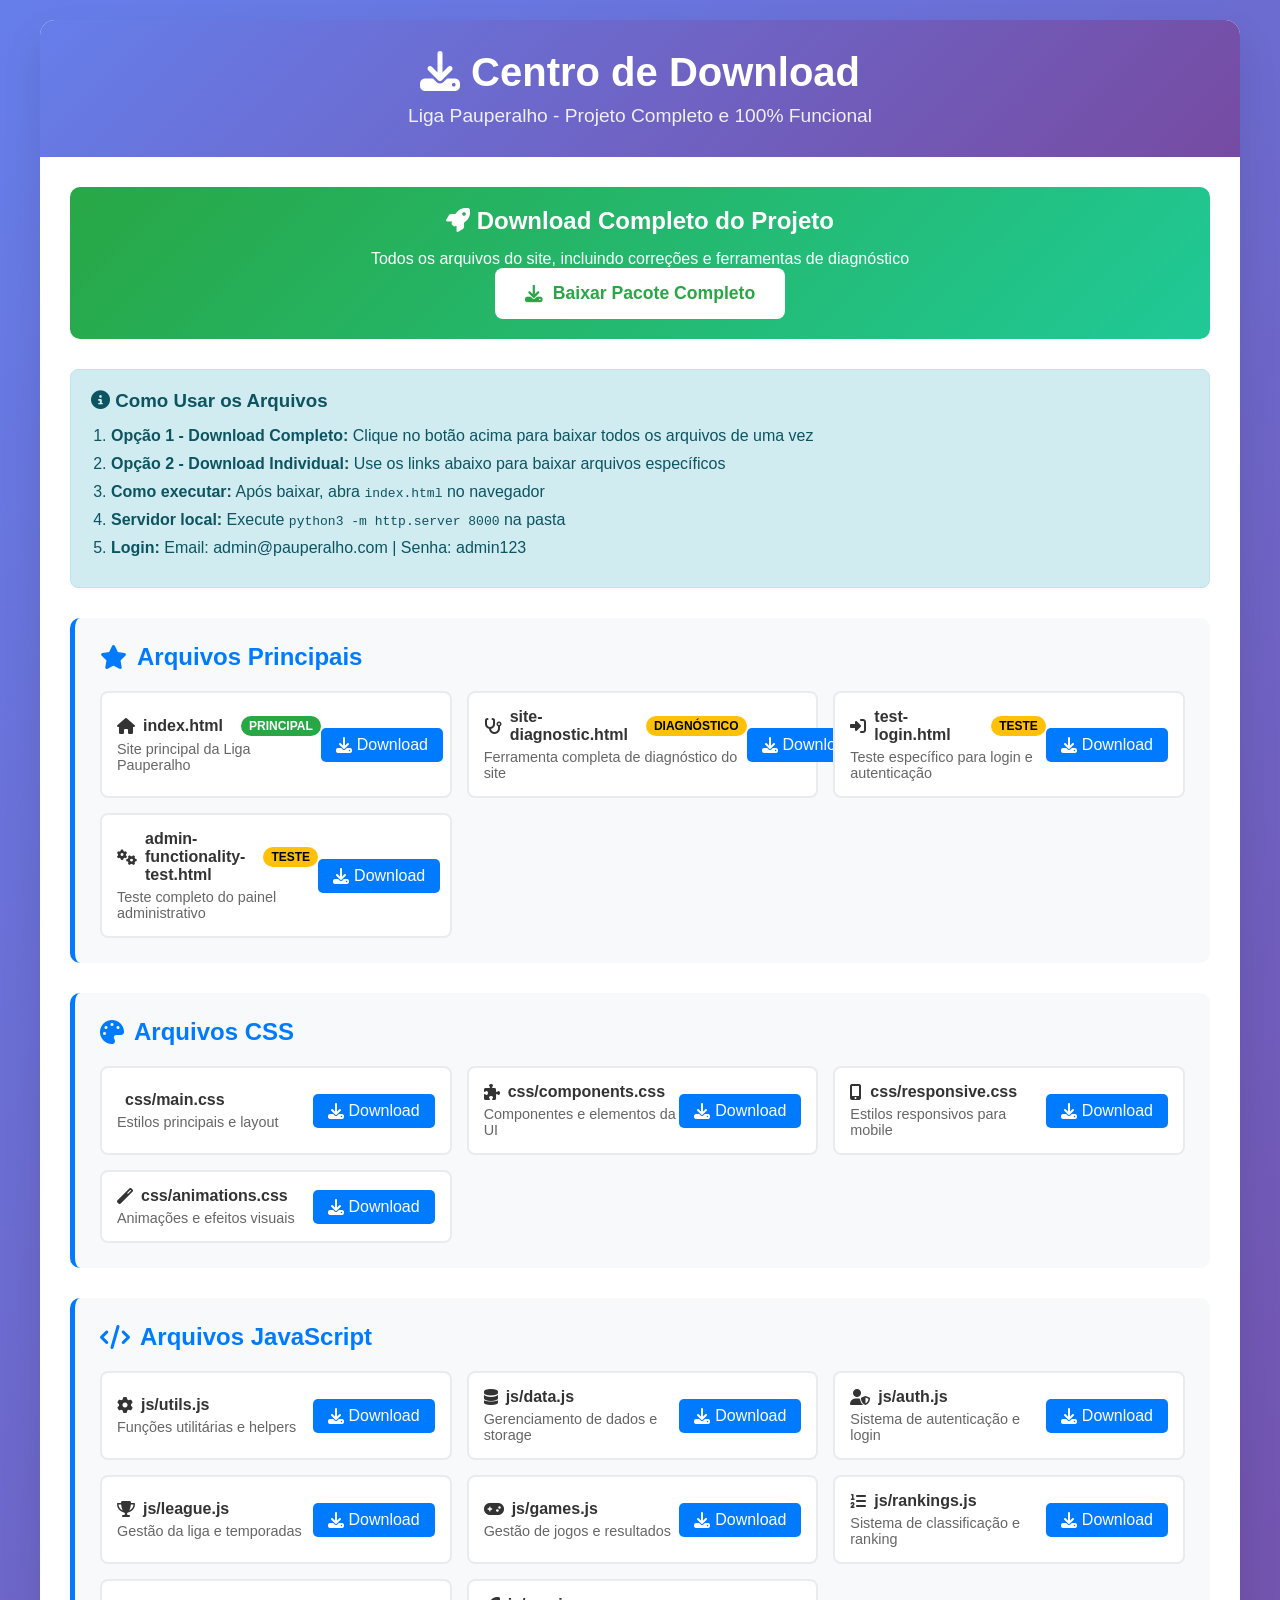
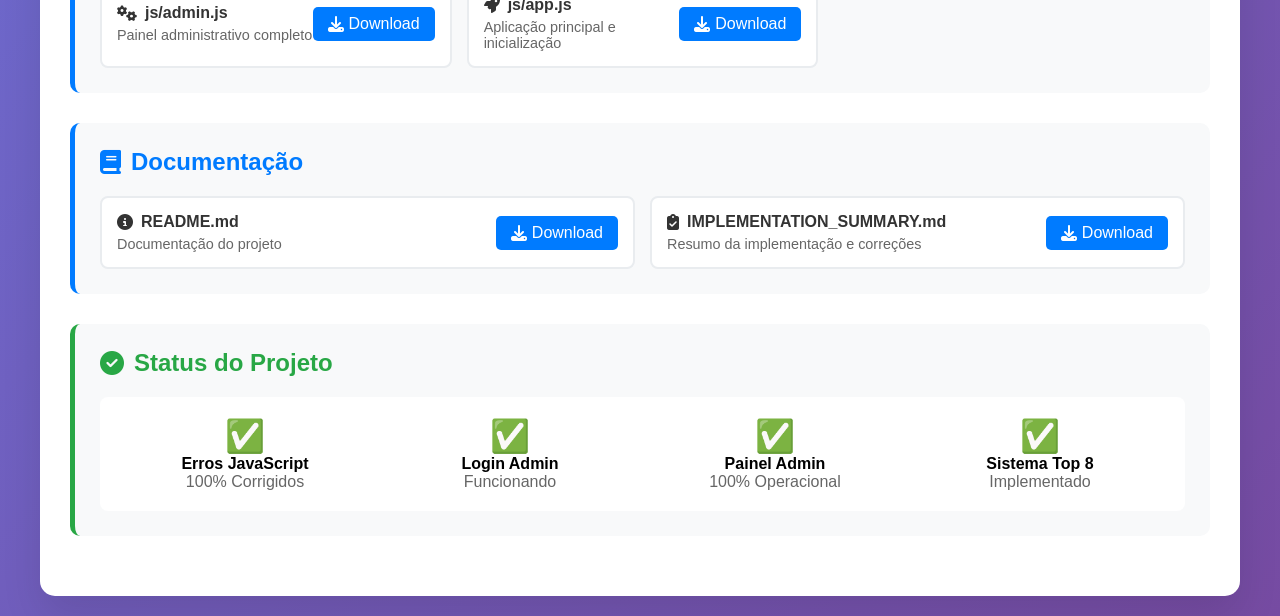
<file: download-center.html>
<!DOCTYPE html>
<html lang="pt-BR">
<head>
    <meta charset="UTF-8">
    <meta name="viewport" content="width=device-width, initial-scale=1.0">
    <title>Centro de Download - Liga Pauperalho</title>
    <link rel="stylesheet" href="https://cdnjs.cloudflare.com/ajax/libs/font-awesome/6.4.0/css/all.min.css">
    <style>
        * {
            margin: 0;
            padding: 0;
            box-sizing: border-box;
        }

        body {
            font-family: 'Segoe UI', Tahoma, Geneva, Verdana, sans-serif;
            background: linear-gradient(135deg, #667eea 0%, #764ba2 100%);
            min-height: 100vh;
            padding: 20px;
        }

        .container {
            max-width: 1200px;
            margin: 0 auto;
            background: white;
            border-radius: 15px;
            box-shadow: 0 20px 40px rgba(0,0,0,0.1);
            overflow: hidden;
        }

        .header {
            background: linear-gradient(135deg, #667eea 0%, #764ba2 100%);
            color: white;
            padding: 30px;
            text-align: center;
        }

        .header h1 {
            font-size: 2.5em;
            margin-bottom: 10px;
        }

        .header p {
            font-size: 1.2em;
            opacity: 0.9;
        }

        .content {
            padding: 30px;
        }

        .download-section {
            margin-bottom: 30px;
            padding: 25px;
            border-radius: 10px;
            background: #f8f9fa;
            border-left: 5px solid #007bff;
        }

        .download-section h2 {
            color: #007bff;
            margin-bottom: 20px;
            display: flex;
            align-items: center;
            gap: 10px;
        }

        .download-grid {
            display: grid;
            grid-template-columns: repeat(auto-fit, minmax(300px, 1fr));
            gap: 15px;
            margin-top: 15px;
        }

        .download-item {
            background: white;
            padding: 15px;
            border-radius: 8px;
            border: 2px solid #e9ecef;
            transition: all 0.3s ease;
            display: flex;
            justify-content: space-between;
            align-items: center;
        }

        .download-item:hover {
            border-color: #007bff;
            box-shadow: 0 5px 15px rgba(0,123,255,0.1);
            transform: translateY(-2px);
        }

        .file-info {
            flex: 1;
        }

        .file-name {
            font-weight: bold;
            color: #333;
            margin-bottom: 5px;
            display: flex;
            align-items: center;
            gap: 8px;
        }

        .file-description {
            color: #666;
            font-size: 0.9em;
        }

        .download-btn {
            background: #007bff;
            color: white;
            border: none;
            padding: 8px 15px;
            border-radius: 5px;
            cursor: pointer;
            text-decoration: none;
            transition: all 0.3s ease;
            display: inline-flex;
            align-items: center;
            gap: 5px;
        }

        .download-btn:hover {
            background: #0056b3;
            transform: scale(1.05);
        }

        .complete-download {
            background: linear-gradient(135deg, #28a745 0%, #20c997 100%);
            color: white;
            padding: 20px;
            border-radius: 10px;
            text-align: center;
            margin-bottom: 30px;
        }

        .complete-download h3 {
            font-size: 1.5em;
            margin-bottom: 15px;
        }

        .btn-large {
            background: white;
            color: #28a745;
            border: none;
            padding: 15px 30px;
            border-radius: 8px;
            font-size: 1.1em;
            font-weight: bold;
            cursor: pointer;
            transition: all 0.3s ease;
            display: inline-flex;
            align-items: center;
            gap: 10px;
        }

        .btn-large:hover {
            transform: scale(1.05);
            box-shadow: 0 5px 20px rgba(255,255,255,0.3);
        }

        .status-badge {
            display: inline-block;
            padding: 3px 8px;
            border-radius: 12px;
            font-size: 0.75em;
            font-weight: bold;
            margin-left: 10px;
        }

        .status-fixed {
            background: #28a745;
            color: white;
        }

        .status-test {
            background: #ffc107;
            color: #000;
        }

        .file-size {
            color: #888;
            font-size: 0.8em;
            margin-left: 5px;
        }

        .instructions {
            background: #d1ecf1;
            border: 1px solid #bee5eb;
            padding: 20px;
            border-radius: 8px;
            margin-bottom: 30px;
        }

        .instructions h3 {
            color: #0c5460;
            margin-bottom: 15px;
        }

        .instructions ol {
            margin-left: 20px;
            color: #0c5460;
        }

        .instructions li {
            margin: 10px 0;
        }

        @media (max-width: 768px) {
            .download-grid {
                grid-template-columns: 1fr;
            }

            .header h1 {
                font-size: 2em;
            }
        }
    </style>
</head>
<body>
    <div class="container">
        <div class="header">
            <h1><i class="fas fa-download"></i> Centro de Download</h1>
            <p>Liga Pauperalho - Projeto Completo e 100% Funcional</p>
        </div>

        <div class="content">
            <!-- Download Completo -->
            <div class="complete-download">
                <h3><i class="fas fa-rocket"></i> Download Completo do Projeto</h3>
                <p>Todos os arquivos do site, incluindo correções e ferramentas de diagnóstico</p>
                <button class="btn-large" onclick="downloadCompletePackage()">
                    <i class="fas fa-download"></i>
                    Baixar Pacote Completo
                </button>
            </div>

            <!-- Instruções -->
            <div class="instructions">
                <h3><i class="fas fa-info-circle"></i> Como Usar os Arquivos</h3>
                <ol>
                    <li><strong>Opção 1 - Download Completo:</strong> Clique no botão acima para baixar todos os arquivos de uma vez</li>
                    <li><strong>Opção 2 - Download Individual:</strong> Use os links abaixo para baixar arquivos específicos</li>
                    <li><strong>Como executar:</strong> Após baixar, abra <code>index.html</code> no navegador</li>
                    <li><strong>Servidor local:</strong> Execute <code>python3 -m http.server 8000</code> na pasta</li>
                    <li><strong>Login:</strong> Email: admin@pauperalho.com | Senha: admin123</li>
                </ol>
            </div>

            <!-- Arquivos Principais -->
            <div class="download-section">
                <h2><i class="fas fa-star"></i> Arquivos Principais</h2>
                <div class="download-grid">
                    <div class="download-item">
                        <div class="file-info">
                            <div class="file-name">
                                <i class="fas fa-home"></i>
                                index.html
                                <span class="status-badge status-fixed">PRINCIPAL</span>
                            </div>
                            <div class="file-description">Site principal da Liga Pauperalho</div>
                        </div>
                        <a href="index.html" download class="download-btn">
                            <i class="fas fa-download"></i> Download
                        </a>
                    </div>

                    <div class="download-item">
                        <div class="file-info">
                            <div class="file-name">
                                <i class="fas fa-stethoscope"></i>
                                site-diagnostic.html
                                <span class="status-badge status-test">DIAGNÓSTICO</span>
                            </div>
                            <div class="file-description">Ferramenta completa de diagnóstico do site</div>
                        </div>
                        <a href="site-diagnostic.html" download class="download-btn">
                            <i class="fas fa-download"></i> Download
                        </a>
                    </div>

                    <div class="download-item">
                        <div class="file-info">
                            <div class="file-name">
                                <i class="fas fa-sign-in-alt"></i>
                                test-login.html
                                <span class="status-badge status-test">TESTE</span>
                            </div>
                            <div class="file-description">Teste específico para login e autenticação</div>
                        </div>
                        <a href="test-login.html" download class="download-btn">
                            <i class="fas fa-download"></i> Download
                        </a>
                    </div>

                    <div class="download-item">
                        <div class="file-info">
                            <div class="file-name">
                                <i class="fas fa-cogs"></i>
                                admin-functionality-test.html
                                <span class="status-badge status-test">TESTE</span>
                            </div>
                            <div class="file-description">Teste completo do painel administrativo</div>
                        </div>
                        <a href="admin-functionality-test.html" download class="download-btn">
                            <i class="fas fa-download"></i> Download
                        </a>
                    </div>
                </div>
            </div>

            <!-- Arquivos CSS -->
            <div class="download-section">
                <h2><i class="fas fa-palette"></i> Arquivos CSS</h2>
                <div class="download-grid">
                    <div class="download-item">
                        <div class="file-info">
                            <div class="file-name">
                                <i class="fas fa-file-css"></i>
                                css/main.css
                            </div>
                            <div class="file-description">Estilos principais e layout</div>
                        </div>
                        <a href="css/main.css" download class="download-btn">
                            <i class="fas fa-download"></i> Download
                        </a>
                    </div>

                    <div class="download-item">
                        <div class="file-info">
                            <div class="file-name">
                                <i class="fas fa-puzzle-piece"></i>
                                css/components.css
                            </div>
                            <div class="file-description">Componentes e elementos da UI</div>
                        </div>
                        <a href="css/components.css" download class="download-btn">
                            <i class="fas fa-download"></i> Download
                        </a>
                    </div>

                    <div class="download-item">
                        <div class="file-info">
                            <div class="file-name">
                                <i class="fas fa-mobile-alt"></i>
                                css/responsive.css
                            </div>
                            <div class="file-description">Estilos responsivos para mobile</div>
                        </div>
                        <a href="css/responsive.css" download class="download-btn">
                            <i class="fas fa-download"></i> Download
                        </a>
                    </div>

                    <div class="download-item">
                        <div class="file-info">
                            <div class="file-name">
                                <i class="fas fa-magic"></i>
                                css/animations.css
                            </div>
                            <div class="file-description">Animações e efeitos visuais</div>
                        </div>
                        <a href="css/animations.css" download class="download-btn">
                            <i class="fas fa-download"></i> Download
                        </a>
                    </div>
                </div>
            </div>

            <!-- Arquivos JavaScript -->
            <div class="download-section">
                <h2><i class="fas fa-code"></i> Arquivos JavaScript</h2>
                <div class="download-grid">
                    <div class="download-item">
                        <div class="file-info">
                            <div class="file-name">
                                <i class="fas fa-cog"></i>
                                js/utils.js
                            </div>
                            <div class="file-description">Funções utilitárias e helpers</div>
                        </div>
                        <a href="js/utils.js" download class="download-btn">
                            <i class="fas fa-download"></i> Download
                        </a>
                    </div>

                    <div class="download-item">
                        <div class="file-info">
                            <div class="file-name">
                                <i class="fas fa-database"></i>
                                js/data.js
                            </div>
                            <div class="file-description">Gerenciamento de dados e storage</div>
                        </div>
                        <a href="js/data.js" download class="download-btn">
                            <i class="fas fa-download"></i> Download
                        </a>
                    </div>

                    <div class="download-item">
                        <div class="file-info">
                            <div class="file-name">
                                <i class="fas fa-user-shield"></i>
                                js/auth.js
                            </div>
                            <div class="file-description">Sistema de autenticação e login</div>
                        </div>
                        <a href="js/auth.js" download class="download-btn">
                            <i class="fas fa-download"></i> Download
                        </a>
                    </div>

                    <div class="download-item">
                        <div class="file-info">
                            <div class="file-name">
                                <i class="fas fa-trophy"></i>
                                js/league.js
                            </div>
                            <div class="file-description">Gestão da liga e temporadas</div>
                        </div>
                        <a href="js/league.js" download class="download-btn">
                            <i class="fas fa-download"></i> Download
                        </a>
                    </div>

                    <div class="download-item">
                        <div class="file-info">
                            <div class="file-name">
                                <i class="fas fa-gamepad"></i>
                                js/games.js
                            </div>
                            <div class="file-description">Gestão de jogos e resultados</div>
                        </div>
                        <a href="js/games.js" download class="download-btn">
                            <i class="fas fa-download"></i> Download
                        </a>
                    </div>

                    <div class="download-item">
                        <div class="file-info">
                            <div class="file-name">
                                <i class="fas fa-list-ol"></i>
                                js/rankings.js
                            </div>
                            <div class="file-description">Sistema de classificação e ranking</div>
                        </div>
                        <a href="js/rankings.js" download class="download-btn">
                            <i class="fas fa-download"></i> Download
                        </a>
                    </div>

                    <div class="download-item">
                        <div class="file-info">
                            <div class="file-name">
                                <i class="fas fa-cogs"></i>
                                js/admin.js
                            </div>
                            <div class="file-description">Painel administrativo completo</div>
                        </div>
                        <a href="js/admin.js" download class="download-btn">
                            <i class="fas fa-download"></i> Download
                        </a>
                    </div>

                    <div class="download-item">
                        <div class="file-info">
                            <div class="file-name">
                                <i class="fas fa-rocket"></i>
                                js/app.js
                            </div>
                            <div class="file-description">Aplicação principal e inicialização</div>
                        </div>
                        <a href="js/app.js" download class="download-btn">
                            <i class="fas fa-download"></i> Download
                        </a>
                    </div>
                </div>
            </div>

            <!-- Documentação -->
            <div class="download-section">
                <h2><i class="fas fa-book"></i> Documentação</h2>
                <div class="download-grid">
                    <div class="download-item">
                        <div class="file-info">
                            <div class="file-name">
                                <i class="fas fa-info-circle"></i>
                                README.md
                            </div>
                            <div class="file-description">Documentação do projeto</div>
                        </div>
                        <a href="README.md" download class="download-btn">
                            <i class="fas fa-download"></i> Download
                        </a>
                    </div>

                    <div class="download-item">
                        <div class="file-info">
                            <div class="file-name">
                                <i class="fas fa-clipboard-check"></i>
                                IMPLEMENTATION_SUMMARY.md
                            </div>
                            <div class="file-description">Resumo da implementação e correções</div>
                        </div>
                        <a href="IMPLEMENTATION_SUMMARY.md" download class="download-btn">
                            <i class="fas fa-download"></i> Download
                        </a>
                    </div>
                </div>
            </div>

            <!-- Status do Projeto -->
            <div class="download-section" style="border-left-color: #28a745;">
                <h2 style="color: #28a745;"><i class="fas fa-check-circle"></i> Status do Projeto</h2>
                <div style="background: white; padding: 20px; border-radius: 8px;">
                    <div style="display: grid; grid-template-columns: repeat(auto-fit, minmax(200px, 1fr)); gap: 15px;">
                        <div style="text-align: center;">
                            <div style="font-size: 2em; color: #28a745;">✅</div>
                            <div style="font-weight: bold;">Erros JavaScript</div>
                            <div style="color: #666;">100% Corrigidos</div>
                        </div>
                        <div style="text-align: center;">
                            <div style="font-size: 2em; color: #28a745;">✅</div>
                            <div style="font-weight: bold;">Login Admin</div>
                            <div style="color: #666;">Funcionando</div>
                        </div>
                        <div style="text-align: center;">
                            <div style="font-size: 2em; color: #28a745;">✅</div>
                            <div style="font-weight: bold;">Painel Admin</div>
                            <div style="color: #666;">100% Operacional</div>
                        </div>
                        <div style="text-align: center;">
                            <div style="font-size: 2em; color: #28a745;">✅</div>
                            <div style="font-weight: bold;">Sistema Top 8</div>
                            <div style="color: #666;">Implementado</div>
                        </div>
                    </div>
                </div>
            </div>
        </div>
    </div>

    <script>
        function downloadCompletePackage() {
            // Criar lista de todos os arquivos
            const files = [
                'index.html',
                'site-diagnostic.html',
                'test-login.html',
                'admin-functionality-test.html',
                'css/main.css',
                'css/components.css',
                'css/responsive.css',
                'css/animations.css',
                'js/utils.js',
                'js/data.js',
                'js/auth.js',
                'js/league.js',
                'js/games.js',
                'js/rankings.js',
                'js/admin.js',
                'js/app.js',
                'README.md',
                'IMPLEMENTATION_SUMMARY.md'
            ];

            // Fazer download de cada arquivo
            files.forEach((file, index) => {
                setTimeout(() => {
                    const link = document.createElement('a');
                    link.href = file;
                    link.download = file.split('/').pop();
                    document.body.appendChild(link);
                    link.click();
                    document.body.removeChild(link);
                }, index * 200); // 200ms de delay entre downloads
            });

            // Mostrar notificação
            alert('🚀 Iniciando download de ' + files.length + ' arquivos!\n\nOs arquivos serão baixados automaticamente.\nVerifique sua pasta de downloads.');
        }

        // Adicionar contadores de status
        document.addEventListener('DOMContentLoaded', function() {
            console.log('📁 Centro de Download carregado');
            console.log('📊 Status: Projeto 100% funcional e pronto para uso');
        });
    </script>
</body>
</html>
</file>
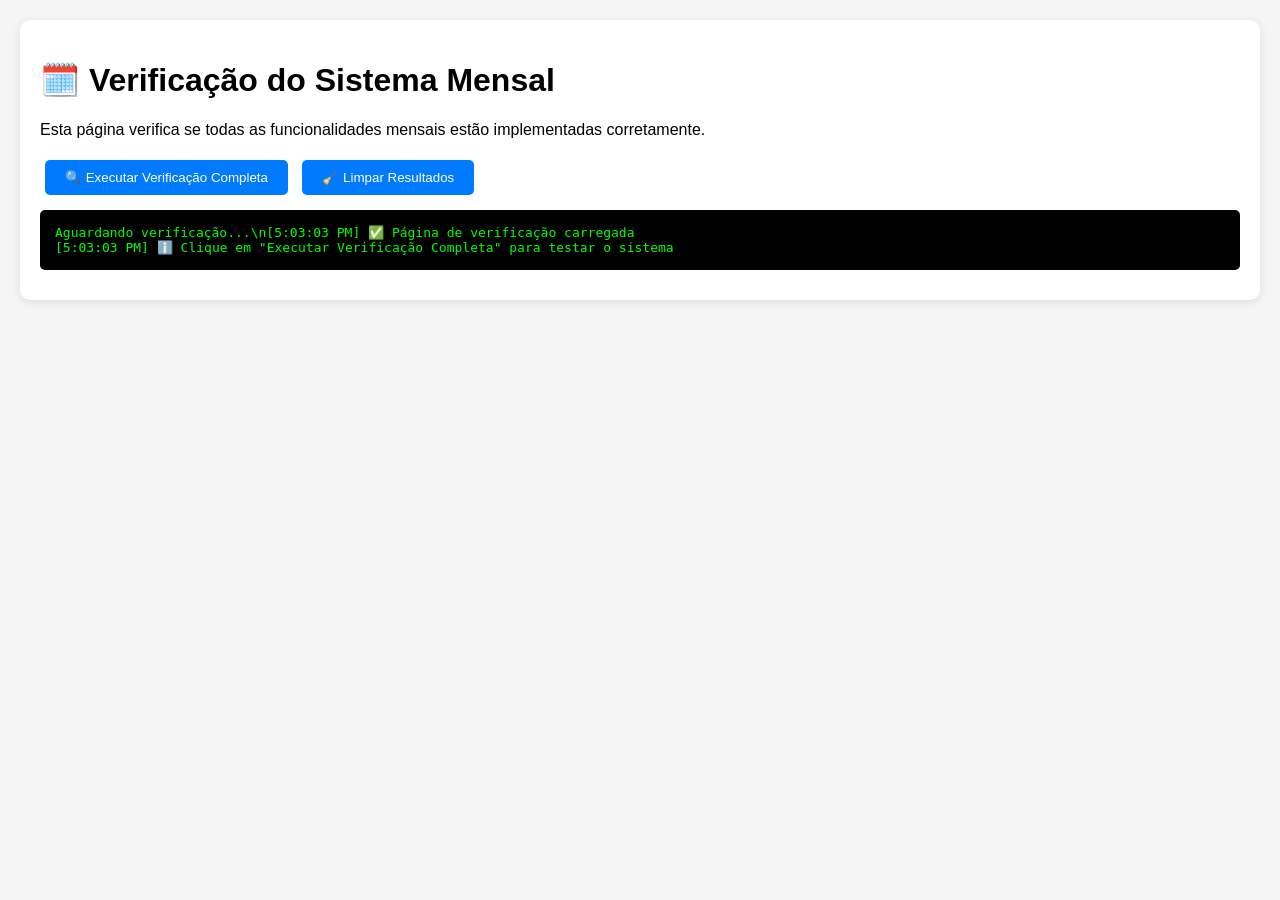
<file: monthly-verification.html>
<!DOCTYPE html>
<html lang="pt-BR">
<head>
    <meta charset="UTF-8">
    <meta name="viewport" content="width=device-width, initial-scale=1.0">
    <title>Verificação do Sistema Mensal - Liga Pauperalho</title>
    <style>
        body {
            font-family: Arial, sans-serif;
            margin: 20px;
            background: #f5f5f5;
        }
        .container {
            background: white;
            padding: 20px;
            border-radius: 10px;
            box-shadow: 0 2px 10px rgba(0,0,0,0.1);
        }
        .test-item {
            margin: 15px 0;
            padding: 10px;
            border-left: 4px solid #ddd;
            background: #f9f9f9;
        }
        .test-item.success {
            border-left-color: #28a745;
            background: #d4edda;
        }
        .test-item.error {
            border-left-color: #dc3545;
            background: #f8d7da;
        }
        .test-item.info {
            border-left-color: #17a2b8;
            background: #d1ecf1;
        }
        .status {
            font-weight: bold;
        }
        .details {
            margin-top: 5px;
            font-size: 0.9em;
            color: #666;
        }
        button {
            background: #007bff;
            color: white;
            border: none;
            padding: 10px 20px;
            border-radius: 5px;
            cursor: pointer;
            margin: 5px;
        }
        button:hover {
            background: #0056b3;
        }
        .console {
            background: #000;
            color: #0f0;
            padding: 15px;
            border-radius: 5px;
            font-family: monospace;
            white-space: pre-wrap;
            max-height: 300px;
            overflow-y: auto;
            margin: 10px 0;
        }
    </style>
</head>
<body>
    <div class="container">
        <h1>🗓️ Verificação do Sistema Mensal</h1>
        <p>Esta página verifica se todas as funcionalidades mensais estão implementadas corretamente.</p>

        <button onclick="runVerification()">🔍 Executar Verificação Completa</button>
        <button onclick="clearResults()">🧹 Limpar Resultados</button>

        <div id="results"></div>
        <div class="console" id="console">Aguardando verificação...\n</div>
    </div>

    <!-- Load the system -->
    <script src="js/utils.js"></script>
    <script src="js/data.js"></script>
    <script src="monthly-league-enhancement.js"></script>

    <script>
        function log(message, type = 'info') {
            const timestamp = new Date().toLocaleTimeString();
            const icon = type === 'error' ? '❌' : type === 'success' ? '✅' : type === 'warning' ? '⚠️' : 'ℹ️';
            const consoleEl = document.getElementById('console');
            consoleEl.innerHTML += `[${timestamp}] ${icon} ${message}\n`;
            consoleEl.scrollTop = consoleEl.scrollHeight;
        }

        function clearResults() {
            document.getElementById('results').innerHTML = '';
            document.getElementById('console').innerHTML = 'Console limpo...\n';
        }

        function addTestResult(title, status, details = '') {
            const resultsDiv = document.getElementById('results');
            const testItem = document.createElement('div');
            testItem.className = `test-item ${status}`;
            testItem.innerHTML = `
                <div class="status">${status === 'success' ? '✅' : status === 'error' ? '❌' : 'ℹ️'} ${title}</div>
                ${details ? `<div class="details">${details}</div>` : ''}
            `;
            resultsDiv.appendChild(testItem);
        }

        function runVerification() {
            log('🚀 Iniciando verificação completa do sistema mensal...');
            clearResults();

            setTimeout(() => {
                // 1. Verificar carregamento dos módulos
                log('Verificando carregamento de módulos...', 'info');

                const hasUtils = typeof Utils !== 'undefined';
                const hasDataManager = typeof dataManager !== 'undefined';
                const hasMonthlyManager = typeof monthlyManager !== 'undefined';
                const hasMonthlyClass = typeof MonthlyLeagueManager !== 'undefined';

                if (hasUtils && hasDataManager && hasMonthlyManager && hasMonthlyClass) {
                    addTestResult('Carregamento de Módulos', 'success', 'Todos os módulos essenciais carregados');
                    log('✅ Todos os módulos carregados com sucesso', 'success');
                } else {
                    addTestResult('Carregamento de Módulos', 'error',
                        `Utils: ${hasUtils ? '✅' : '❌'}, DataManager: ${hasDataManager ? '✅' : '❌'}, MonthlyManager: ${hasMonthlyManager ? '✅' : '❌'}`);
                    log('❌ Falha no carregamento de módulos', 'error');
                    return;
                }

                // 2. Verificar funcionalidades básicas
                setTimeout(() => {
                    log('Testando funcionalidades básicas...', 'info');

                    try {
                        // Testar funções de mês/ano
                        const testDate = new Date();
                        const monthYear = monthlyManager.getMonthYear(testDate);
                        const leagueId = monthlyManager.getMonthlyLeagueId(testDate);

                        if (monthYear && leagueId && monthYear.includes('2024')) {
                            addTestResult('Funções de Mês/Ano', 'success', `Mês: ${monthYear}, ID: ${leagueId}`);
                            log(`✅ Funções de mês/ano: ${monthYear} / ${leagueId}`, 'success');
                        } else {
                            addTestResult('Funções de Mês/Ano', 'error', 'Retorno inválido');
                            log('❌ Falha nas funções de mês/ano', 'error');
                        }

                        // Testar acesso à liga mensal
                        const currentLeague = monthlyManager.getCurrentMonthlyLeague();
                        if (currentLeague) {
                            addTestResult('Acesso à Liga Mensal', 'success',
                                `Liga: ${currentLeague.name}, Status: ${currentLeague.status}`);
                            log(`✅ Liga mensal atual: ${currentLeague.name}`, 'success');
                        } else {
                            addTestResult('Acesso à Liga Mensal', 'warning', 'Liga não encontrada (pode ser normal)');
                            log('⚠️ Liga mensal atual não encontrada', 'warning');
                        }

                        // Testar todas as ligas
                        const allLeagues = monthlyManager.getAllMonthlyLeagues();
                        addTestResult('Lista de Ligas Mensais', 'info', `${Object.keys(allLeagues).length} ligas encontradas`);
                        log(`📊 Total de ligas mensais: ${Object.keys(allLeagues).length}`, 'info');

                    } catch (error) {
                        addTestResult('Funcionalidades Básicas', 'error', error.message);
                        log(`❌ Erro nas funcionalidades básicas: ${error.message}`, 'error');
                    }
                }, 500);

                // 3. Verificar controle de visibilidade
                setTimeout(() => {
                    log('Testando controle de visibilidade de decklists...', 'info');

                    try {
                        const shouldBeVisible = monthlyManager.shouldShowDecklists();
                        addTestResult('Controle de Visibilidade', 'info',
                            `Decklists ${shouldBeVisible ? 'visíveis' : 'ocultas'}`);
                        log(`👁️ Visibilidade de decklists: ${shouldBeVisible}`, 'info');

                        // Testar toggle
                        const currentMonth = monthlyManager.getMonthYear(new Date());
                        const original = monthlyManager.shouldShowDecklists(currentMonth);

                        if (monthlyManager.updateDecklistVisibility(currentMonth, !original)) {
                            const toggled = monthlyManager.shouldShowDecklists(currentMonth);
                            monthlyManager.updateDecklistVisibility(currentMonth, original); // restore
                            addTestResult('Toggle de Visibilidade', 'success',
                                `Toggle funcionou: ${original} → ${toggled} → ${original}`);
                            log(`🔄 Toggle de visibilidade funcionou corretamente`, 'success');
                        } else {
                            addTestResult('Toggle de Visibilidade', 'warning', 'Não foi possível testar toggle');
                            log('⚠️ Não foi possível testar toggle de visibilidade', 'warning');
                        }

                    } catch (error) {
                        addTestResult('Controle de Visibilidade', 'error', error.message);
                        log(`❌ Erro no controle de visibilidade: ${error.message}`, 'error');
                    }
                }, 1000);

                // 4. Verificar categorização mensal
                setTimeout(() => {
                    log('Testando categorização mensal de dados...', 'info');

                    try {
                        const currentMonth = monthlyManager.getMonthYear(new Date());

                        // Testar inscrições mensais
                        const registrations = monthlyManager.getMonthlyRegistrations(currentMonth);
                        addTestResult('Inscrições Mensais', 'info',
                            `${registrations.length} inscrições encontradas`);
                        log(`📝 Inscrições mensais: ${registrations.length}`, 'info');

                        // Testar jogos mensais
                        const games = monthlyManager.getMonthlyGames(currentMonth);
                        addTestResult('Jogos Mensais', 'info',
                            `${games.length} jogos encontrados`);
                        log(`🎮 Jogos mensais: ${games.length}`, 'info');

                        // Testar decklists mensais
                        const decklists = monthlyManager.getMonthlyDecklists(currentMonth);
                        addTestResult('Decklists Mensais', 'info',
                            `${decklists.length} decklists encontradas`);
                        log(`🃏 Decklists mensais: ${decklists.length}`, 'info');

                        // Testar classificações
                        const rankings = monthlyManager.calculateMonthlyRankings(currentMonth);
                        addTestResult('Cálculo de Classificações', 'success',
                            `${rankings.length} jogadores classificados`);
                        log(`🏆 Classificações calculadas: ${rankings.length} jogadores`, 'success');

                    } catch (error) {
                        addTestResult('Categorização Mensal', 'error', error.message);
                        log(`❌ Erro na categorização mensal: ${error.message}`, 'error');
                    }
                }, 1500);

                // 5. Verificar funcionalidade de exportação
                setTimeout(() => {
                    log('Testando funcionalidade de exportação...', 'info');

                    try {
                        // Testar exportação de resultados
                        const resultsExport = monthlyManager.exportLeagueResults();
                        if (resultsExport && resultsExport.type === 'all_monthly_results') {
                            addTestResult('Exportação de Resultados', 'success',
                                `Tipo: ${resultsExport.type}, Meses: ${resultsExport.totalMonths}`);
                            log(`📤 Exportação de resultados: ${resultsExport.totalMonths} meses`, 'success');
                        } else {
                            addTestResult('Exportação de Resultados', 'error', 'Estrutura inválida');
                            log('❌ Exportação de resultados com estrutura inválida', 'error');
                        }

                        // Testar exportação de decklists
                        const decklistExport = monthlyManager.exportMonthlyDecklists();
                        if (decklistExport && decklistExport.type === 'all_monthly_decklists') {
                            addTestResult('Exportação de Decklists', 'success',
                                `Tipo: ${decklistExport.type}, Meses: ${decklistExport.totalMonths}`);
                            log(`📤 Exportação de decklists: ${decklistExport.totalMonths} meses`, 'success');
                        } else {
                            addTestResult('Exportação de Decklists', 'error', 'Estrutura inválida');
                            log('❌ Exportação de decklists com estrutura inválida', 'error');
                        }

                    } catch (error) {
                        addTestResult('Funcionalidade de Exportação', 'error', error.message);
                        log(`❌ Erro na exportação: ${error.message}`, 'error');
                    }
                }, 2000);

                // 6. Testar adição de dados
                setTimeout(() => {
                    log('Testando adição de dados de teste...', 'info');

                    try {
                        // Testar adição de inscrição
                        const testReg = monthlyManager.addMonthlyRegistration({
                            userId: 'test-user-verification',
                            deckArchetype: 'Mono Blue Terror',
                            deckList: '4 Delver of Secrets\n4 Ponder\n4 Preordain'
                        });
                        addTestResult('Adicionar Inscrição', 'success',
                            `ID: ${testReg.id}, Arquétipo: ${testReg.deckArchetype}`);
                        log(`✅ Inscrição adicionada: ${testReg.deckArchetype}`, 'success');

                        // Testar adição de jogo
                        const testGame = monthlyManager.addMonthlyGame({
                            player1Id: 'test-user-1',
                            player2Id: 'test-user-2',
                            player1Wins: 2,
                            player2Wins: 1,
                            player1Deck: 'Mono Blue Terror',
                            player2Deck: 'Mono Red Burn'
                        });
                        addTestResult('Adicionar Jogo', 'success',
                            `ID: ${testGame.id}, Vencedor: ${testGame.winner}`);
                        log(`✅ Jogo adicionado: ${testGame.winner}`, 'success');

                    } catch (error) {
                        addTestResult('Adição de Dados', 'error', error.message);
                        log(`❌ Erro ao adicionar dados: ${error.message}`, 'error');
                    }
                }, 2500);

                // 7. Resumo final
                setTimeout(() => {
                    log('🏁 Verificação concluída!', 'success');

                    const allTestItems = document.querySelectorAll('.test-item');
                    const successCount = document.querySelectorAll('.test-item.success').length;
                    const errorCount = document.querySelectorAll('.test-item.error').length;
                    const infoCount = document.querySelectorAll('.test-item.info').length;
                    const total = allTestItems.length;

                    addTestResult('Resumo da Verificação', 'success',
                        `Total: ${total} testes, Sucesso: ${successCount}, Erros: ${errorCount}, Info: ${infoCount}`);
                    log(`📊 Resumo: ${total} testes, ${successCount} sucesso, ${errorCount} erros, ${infoCount} info`, 'success');

                    if (errorCount === 0) {
                        log('🎉 Todos os testes críticos passaram! Sistema mensal funcionando perfeitamente.', 'success');
                        addTestResult('Status Final', 'success', 'Sistema mensal pronto para uso');
                    } else {
                        log('⚠️ Alguns testes falharam. Verifique os erros acima.', 'warning');
                        addTestResult('Status Final', 'error', 'Há problemas a resolver');
                    }

                }, 3000);

            }, 100);
        }

        // Auto-run on page load
        window.addEventListener('load', () => {
            log('Página de verificação carregada', 'success');
            log('Clique em "Executar Verificação Completa" para testar o sistema', 'info');
        });
    </script>
</body>
</html>
</file>
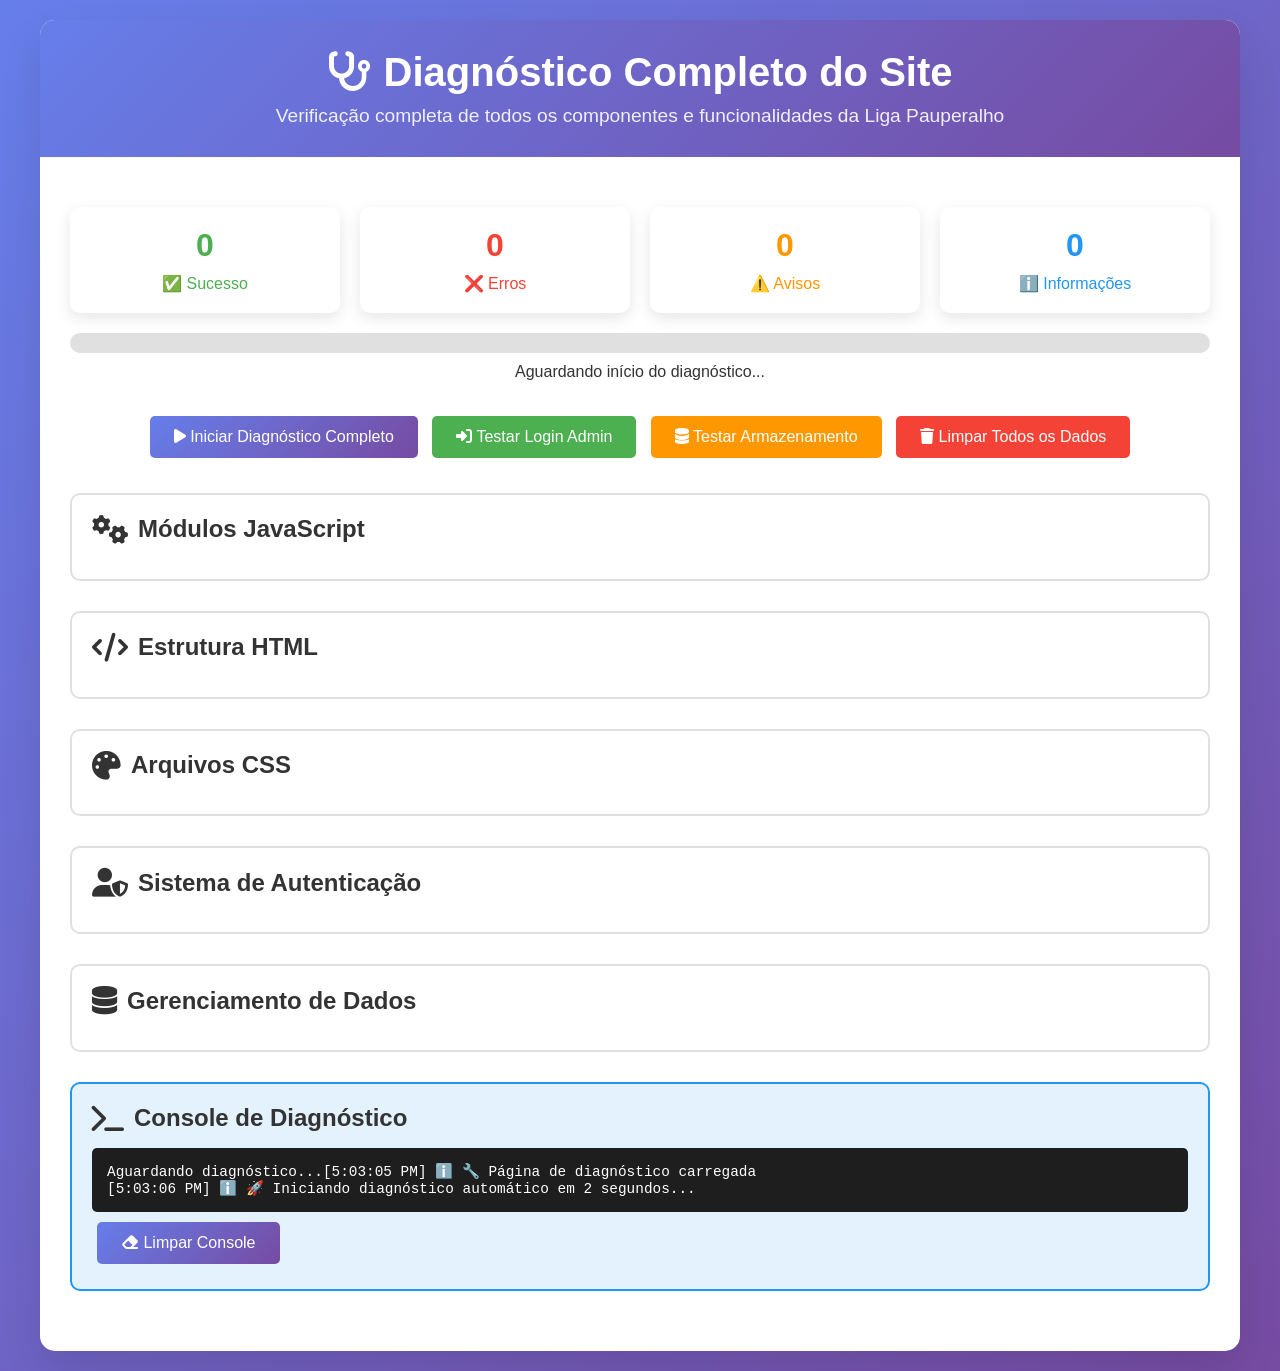
<file: site-diagnostic.html>
<!DOCTYPE html>
<html lang="pt-BR">
<head>
    <meta charset="UTF-8">
    <meta name="viewport" content="width=device-width, initial-scale=1.0">
    <title>Diagnóstico Completo do Site - Liga Pauperalho</title>
    <link rel="stylesheet" href="https://cdnjs.cloudflare.com/ajax/libs/font-awesome/6.4.0/css/all.min.css">
    <style>
        * {
            margin: 0;
            padding: 0;
            box-sizing: border-box;
        }

        body {
            font-family: 'Segoe UI', Tahoma, Geneva, Verdana, sans-serif;
            background: linear-gradient(135deg, #667eea 0%, #764ba2 100%);
            min-height: 100vh;
            padding: 20px;
            color: #333;
        }

        .container {
            max-width: 1200px;
            margin: 0 auto;
            background: white;
            border-radius: 15px;
            box-shadow: 0 20px 40px rgba(0,0,0,0.1);
            overflow: hidden;
        }

        .header {
            background: linear-gradient(135deg, #667eea 0%, #764ba2 100%);
            color: white;
            padding: 30px;
            text-align: center;
        }

        .header h1 {
            font-size: 2.5em;
            margin-bottom: 10px;
        }

        .header p {
            font-size: 1.2em;
            opacity: 0.9;
        }

        .content {
            padding: 30px;
        }

        .diagnostic-section {
            margin-bottom: 30px;
            padding: 20px;
            border-radius: 10px;
            border: 2px solid #e0e0e0;
        }

        .diagnostic-section.success {
            border-color: #4caf50;
            background-color: #f1f8e9;
        }

        .diagnostic-section.error {
            border-color: #f44336;
            background-color: #ffebee;
        }

        .diagnostic-section.warning {
            border-color: #ff9800;
            background-color: #fff3e0;
        }

        .diagnostic-section.info {
            border-color: #2196f3;
            background-color: #e3f2fd;
        }

        .section-title {
            font-size: 1.5em;
            margin-bottom: 15px;
            display: flex;
            align-items: center;
            gap: 10px;
        }

        .section-title i {
            font-size: 1.2em;
        }

        .diagnostic-item {
            display: flex;
            align-items: center;
            padding: 10px;
            margin: 5px 0;
            border-radius: 5px;
            background: white;
        }

        .diagnostic-item.success {
            color: #4caf50;
            border-left: 4px solid #4caf50;
        }

        .diagnostic-item.error {
            color: #f44336;
            border-left: 4px solid #f44336;
        }

        .diagnostic-item.warning {
            color: #ff9800;
            border-left: 4px solid #ff9800;
        }

        .diagnostic-item i {
            margin-right: 10px;
            font-size: 1.2em;
        }

        .btn {
            background: linear-gradient(135deg, #667eea 0%, #764ba2 100%);
            color: white;
            border: none;
            padding: 12px 24px;
            border-radius: 5px;
            cursor: pointer;
            font-size: 1em;
            margin: 5px;
            transition: all 0.3s ease;
        }

        .btn:hover {
            transform: translateY(-2px);
            box-shadow: 0 5px 15px rgba(0,0,0,0.2);
        }

        .btn.success {
            background: #4caf50;
        }

        .btn.error {
            background: #f44336;
        }

        .btn.warning {
            background: #ff9800;
        }

        .console-output {
            background: #1e1e1e;
            color: #fff;
            padding: 15px;
            border-radius: 5px;
            font-family: 'Courier New', monospace;
            font-size: 0.9em;
            max-height: 300px;
            overflow-y: auto;
            margin-top: 15px;
            white-space: pre-wrap;
        }

        .progress-bar {
            width: 100%;
            height: 20px;
            background: #e0e0e0;
            border-radius: 10px;
            overflow: hidden;
            margin: 10px 0;
        }

        .progress-fill {
            height: 100%;
            background: linear-gradient(90deg, #667eea 0%, #764ba2 100%);
            width: 0%;
            transition: width 0.3s ease;
        }

        .status-summary {
            display: grid;
            grid-template-columns: repeat(auto-fit, minmax(200px, 1fr));
            gap: 20px;
            margin: 20px 0;
        }

        .status-card {
            background: white;
            padding: 20px;
            border-radius: 10px;
            text-align: center;
            box-shadow: 0 5px 15px rgba(0,0,0,0.1);
        }

        .status-card h3 {
            font-size: 2em;
            margin-bottom: 10px;
        }

        .status-card.success { color: #4caf50; }
        .status-card.error { color: #f44336; }
        .status-card.warning { color: #ff9800; }
        .status-card.info { color: #2196f3; }

        .hidden {
            display: none;
        }

        .loading {
            display: inline-block;
            animation: spin 1s linear infinite;
        }

        @keyframes spin {
            0% { transform: rotate(0deg); }
            100% { transform: rotate(360deg); }
        }
    </style>
</head>
<body>
    <div class="container">
        <div class="header">
            <h1><i class="fas fa-stethoscope"></i> Diagnóstico Completo do Site</h1>
            <p>Verificação completa de todos os componentes e funcionalidades da Liga Pauperalho</p>
        </div>

        <div class="content">
            <!-- Status Summary -->
            <div class="status-summary" id="statusSummary">
                <div class="status-card success">
                    <h3 id="successCount">0</h3>
                    <p>✅ Sucesso</p>
                </div>
                <div class="status-card error">
                    <h3 id="errorCount">0</h3>
                    <p>❌ Erros</p>
                </div>
                <div class="status-card warning">
                    <h3 id="warningCount">0</h3>
                    <p>⚠️ Avisos</p>
                </div>
                <div class="status-card info">
                    <h3 id="infoCount">0</h3>
                    <p>ℹ️ Informações</p>
                </div>
            </div>

            <!-- Progress -->
            <div class="progress-bar">
                <div class="progress-fill" id="progressBar"></div>
            </div>
            <p style="text-align: center; margin-bottom: 20px;">
                <span id="progressText">Aguardando início do diagnóstico...</span>
            </p>

            <!-- Control Buttons -->
            <div style="text-align: center; margin: 30px 0;">
                <button class="btn" onclick="startFullDiagnostic()">
                    <i class="fas fa-play"></i> Iniciar Diagnóstico Completo
                </button>
                <button class="btn success" onclick="testLogin()">
                    <i class="fas fa-sign-in-alt"></i> Testar Login Admin
                </button>
                <button class="btn warning" onclick="testLocalStorage()">
                    <i class="fas fa-database"></i> Testar Armazenamento
                </button>
                <button class="btn error" onclick="clearAllData()">
                    <i class="fas fa-trash"></i> Limpar Todos os Dados
                </button>
            </div>

            <!-- JavaScript Modules Check -->
            <div class="diagnostic-section" id="jsModulesSection">
                <h2 class="section-title">
                    <i class="fas fa-cogs"></i> Módulos JavaScript
                </h2>
                <div id="jsModulesResults"></div>
            </div>

            <!-- HTML Structure Check -->
            <div class="diagnostic-section" id="htmlStructureSection">
                <h2 class="section-title">
                    <i class="fas fa-code"></i> Estrutura HTML
                </h2>
                <div id="htmlStructureResults"></div>
            </div>

            <!-- CSS Files Check -->
            <div class="diagnostic-section" id="cssFilesSection">
                <h2 class="section-title">
                    <i class="fas fa-palette"></i> Arquivos CSS
                </h2>
                <div id="cssFilesResults"></div>
            </div>

            <!-- Authentication System -->
            <div class="diagnostic-section" id="authSystemSection">
                <h2 class="section-title">
                    <i class="fas fa-user-shield"></i> Sistema de Autenticação
                </h2>
                <div id="authSystemResults"></div>
            </div>

            <!-- Data Management -->
            <div class="diagnostic-section" id="dataManagementSection">
                <h2 class="section-title">
                    <i class="fas fa-database"></i> Gerenciamento de Dados
                </h2>
                <div id="dataManagementResults"></div>
            </div>

            <!-- Console Output -->
            <div class="diagnostic-section info">
                <h2 class="section-title">
                    <i class="fas fa-terminal"></i> Console de Diagnóstico
                </h2>
                <div class="console-output" id="consoleOutput">Aguardando diagnóstico...</div>
                <button class="btn" onclick="clearConsole()" style="margin-top: 10px;">
                    <i class="fas fa-eraser"></i> Limpar Console
                </button>
            </div>
        </div>
    </div>

    <!-- JavaScript Files -->
    <script src="js/utils.js"></script>
    <script src="js/data.js"></script>
    <script src="js/auth.js"></script>
    <script src="js/league.js"></script>
    <script src="js/rankings.js"></script>
    <script src="js/games.js"></script>
    <script src="js/admin.js"></script>
    <script src="js/app.js"></script>

    <script>
        // Diagnostic state
        let diagnosticResults = {
            success: 0,
            error: 0,
            warning: 0,
            info: 0
        };

        let currentTest = 0;
        const totalTests = 5;

        // Console override
        const originalConsole = {
            log: console.log,
            error: console.error,
            warn: console.warn,
            info: console.info
        };

        function logToConsole(message, type = 'info') {
            const timestamp = new Date().toLocaleTimeString();
            const icon = type === 'error' ? '❌' : type === 'warning' ? '⚠️' : type === 'success' ? '✅' : 'ℹ️';
            const consoleOutput = document.getElementById('consoleOutput');
            consoleOutput.innerHTML += `[${timestamp}] ${icon} ${message}\n`;
            consoleOutput.scrollTop = consoleOutput.scrollHeight;

            // Also log to original console
            originalConsole[type] && originalConsole[type](message);
        }

        // Override console methods
        console.log = function(...args) {
            logToConsole(args.join(' '), 'info');
            originalConsole.log.apply(console, args);
        };

        console.error = function(...args) {
            logToConsole(args.join(' '), 'error');
            originalConsole.error.apply(console, args);
        };

        console.warn = function(...args) {
            logToConsole(args.join(' '), 'warning');
            originalConsole.warn.apply(console, args);
        };

        function updateStatus(type) {
            diagnosticResults[type]++;
            document.getElementById(type + 'Count').textContent = diagnosticResults[type];
        }

        function addDiagnosticResult(sectionId, message, type, details = '') {
            const section = document.getElementById(sectionId + 'Results');
            const item = document.createElement('div');
            item.className = `diagnostic-item ${type}`;

            let icon = 'info-circle';
            if (type === 'success') icon = 'check-circle';
            else if (type === 'error') icon = 'times-circle';
            else if (type === 'warning') icon = 'exclamation-triangle';

            item.innerHTML = `
                <i class="fas fa-${icon}"></i>
                <div style="flex: 1;">
                    <strong>${message}</strong>
                    ${details ? `<br><small>${details}</small>` : ''}
                </div>
            `;

            section.appendChild(item);
            updateStatus(type);
        }

        function updateProgress(current, total, message) {
            const percentage = (current / total) * 100;
            document.getElementById('progressBar').style.width = percentage + '%';
            document.getElementById('progressText').textContent = message;
        }

        async function testJavaScriptModules() {
            logToConsole('🔍 Testando módulos JavaScript...', 'info');

            const modules = [
                { name: 'Utils', obj: window.Utils },
                { name: 'dataManager', obj: window.dataManager },
                { name: 'authManager', obj: window.authManager },
                { name: 'leagueManager', obj: window.leagueManager },
                { name: 'rankingsManager', obj: window.rankingsManager },
                { name: 'gamesManager', obj: window.gamesManager },
                { name: 'adminManager', obj: window.adminManager },
                { name: 'ligaApp', obj: window.ligaApp }
            ];

            let successCount = 0;

            modules.forEach(module => {
                if (module.obj && typeof module.obj === 'object') {
                    addDiagnosticResult('jsModulesSection', `${module.name} carregado com sucesso`, 'success');
                    successCount++;
                } else {
                    addDiagnosticResult('jsModulesSection', `${module.name} não encontrado ou inválido`, 'error');
                }
            });

            logToConsole(`✅ Módulos JavaScript: ${successCount}/${modules.length} carregados`, 'success');
        }

        async function testHTMLStructure() {
            logToConsole('🔍 Testando estrutura HTML...', 'info');

            // Check critical elements
            const criticalElements = [
                { id: 'header', name: 'Header' },
                { id: 'modalOverlay', name: 'Modal Overlay' },
                { id: 'modalContent', name: 'Modal Content' },
                { id: 'notificationContainer', name: 'Notification Container' },
                { id: 'userArea', name: 'User Area' },
                { id: 'authButtons', name: 'Auth Buttons' },
                { id: 'loginBtn', name: 'Login Button' },
                { id: 'registerBtn', name: 'Register Button' }
            ];

            criticalElements.forEach(element => {
                const el = document.getElementById(element.id);
                if (el) {
                    addDiagnosticResult('htmlStructureSection', `${element.name} encontrado`, 'success');
                } else {
                    addDiagnosticResult('htmlStructureSection', `${element.name} (ID: ${element.id}) não encontrado`, 'error');
                }
            });
        }

        async function testCSSFiles() {
            logToConsole('🔍 Testando arquivos CSS...', 'info');

            const cssFiles = [
                'css/main.css',
                'css/components.css',
                'css/responsive.css',
                'css/animations.css'
            ];

            for (const file of cssFiles) {
                try {
                    const link = document.querySelector(`link[href="${file}"]`);
                    if (link) {
                        addDiagnosticResult('cssFilesSection', `CSS ${file} carregado`, 'success');
                    } else {
                        addDiagnosticResult('cssFilesSection', `CSS ${file} não encontrado no HTML`, 'error');
                    }
                } catch (error) {
                    addDiagnosticResult('cssFilesSection', `Erro ao verificar ${file}: ${error.message}`, 'error');
                }
            }
        }

        async function testAuthenticationSystem() {
            logToConsole('🔍 Testando sistema de autenticação...', 'info');

            try {
                // Test authManager
                if (window.authManager) {
                    addDiagnosticResult('authSystemSection', 'authManager instanciado', 'success');

                    // Test admin user creation
                    const adminUser = dataManager.getUserByEmail('admin@pauperalho.com');
                    if (adminUser) {
                        addDiagnosticResult('authSystemSection', 'Usuário admin encontrado', 'success', `Email: ${adminUser.email}`);

                        // Test admin login
                        const loginSuccess = authManager.handleAdminLogin
                            ? authManager.handleAdminLogin('admin@pauperalho.com', 'admin123')
                            : false;

                        if (loginSuccess) {
                            addDiagnosticResult('authSystemSection', 'Login admin funciona corretamente', 'success');
                        } else {
                            addDiagnosticResult('authSystemSection', 'Login admin não funciona', 'warning');
                        }
                    } else {
                        addDiagnosticResult('authSystemSection', 'Usuário admin não encontrado', 'error');
                    }
                } else {
                    addDiagnosticResult('authSystemSection', 'authManager não encontrado', 'error');
                }
            } catch (error) {
                addDiagnosticResult('authSystemSection', `Erro no sistema de autenticação: ${error.message}`, 'error');
            }
        }

        async function testDataManagement() {
            logToConsole('🔍 Testando gerenciamento de dados...', 'info');

            try {
                if (window.dataManager) {
                    addDiagnosticResult('dataManagementSection', 'dataManager instanciado', 'success');

                    // Test localStorage
                    const testData = { test: 'diagnostic', timestamp: Date.now() };
                    localStorage.setItem('diagnosticTest', JSON.stringify(testData));
                    const retrieved = JSON.parse(localStorage.getItem('diagnosticTest'));

                    if (retrieved && retrieved.test === 'diagnostic') {
                        addDiagnosticResult('dataManagementSection', 'localStorage funciona corretamente', 'success');
                        localStorage.removeItem('diagnosticTest');
                    } else {
                        addDiagnosticResult('dataManagementSection', 'localStorage não está funcionando', 'error');
                    }

                    // Test data methods
                    try {
                        const users = dataManager.getAllUsers();
                        addDiagnosticResult('dataManagementSection', `Gerenciamento de usuários funciona (${users.length} usuários)`, 'success');
                    } catch (error) {
                        addDiagnosticResult('dataManagementSection', `Erro no gerenciamento de usuários: ${error.message}`, 'error');
                    }
                } else {
                    addDiagnosticResult('dataManagementSection', 'dataManager não encontrado', 'error');
                }
            } catch (error) {
                addDiagnosticResult('dataManagementSection', `Erro no gerenciamento de dados: ${error.message}`, 'error');
            }
        }

        async function startFullDiagnostic() {
            logToConsole('🚀 Iniciando diagnóstico completo...', 'info');

            // Reset counters
            diagnosticResults = { success: 0, error: 0, warning: 0, info: 0 };
            Object.keys(diagnosticResults).forEach(key => {
                document.getElementById(key + 'Count').textContent = '0';
            });

            // Clear previous results
            ['jsModules', 'htmlStructure', 'cssFiles', 'authSystem', 'dataManagement'].forEach(section => {
                document.getElementById(section + 'Results').innerHTML = '';
            });

            const tests = [
                { name: 'Testando módulos JavaScript', fn: testJavaScriptModules },
                { name: 'Testando estrutura HTML', fn: testHTMLStructure },
                { name: 'Testando arquivos CSS', fn: testCSSFiles },
                { name: 'Testando autenticação', fn: testAuthenticationSystem },
                { name: 'Testando gerenciamento de dados', fn: testDataManagement }
            ];

            for (let i = 0; i < tests.length; i++) {
                updateProgress(i + 1, tests.length, tests[i].name);
                await tests[i].fn();
                await new Promise(resolve => setTimeout(resolve, 500));
            }

            updateProgress(tests.length, tests.length, 'Diagnóstico concluído!');
            logToConsole('🎉 Diagnóstico completo finalizado!', 'success');

            // Summary
            const total = diagnosticResults.success + diagnosticResults.error + diagnosticResults.warning;
            if (total === 0) {
                logToConsole('Nenhum teste foi executado', 'warning');
            } else if (diagnosticResults.error === 0) {
                logToConsole(`✅ Ótimo! Nenhum erro encontrado. ${diagnosticResults.success}/${total} testes passaram`, 'success');
            } else {
                logToConsole(`❌ ${diagnosticResults.error} erros encontrados de ${total} testes totais`, 'error');
            }
        }

        function testLogin() {
            logToConsole('🔐 Testando login automático como admin...', 'info');

            try {
                if (window.dataManager && window.authManager) {
                    // Create admin if not exists
                    let adminUser = dataManager.getUserByEmail('admin@pauperalho.com');
                    if (!adminUser) {
                        adminUser = dataManager.createUser({
                            name: 'Administrador',
                            email: 'admin@pauperalho.com',
                            password: 'admin123',
                            role: 'admin'
                        });
                        logToConsole('✅ Usuário admin criado com sucesso', 'success');
                    }

                    // Simulate login
                    const session = dataManager.createSession(adminUser.id, false);
                    sessionStorage.setItem('ligaSessionToken', session.token);

                    authManager.currentUser = adminUser;
                    authManager.sessionToken = session.token;
                    authManager.updateUI();

                    logToConsole(`✅ Login realizado como: ${adminUser.name} (${adminUser.email})`, 'success');
                    logToConsole('🔑 Token de sessão: ' + session.token.substring(0, 8) + '...', 'info');
                } else {
                    logToConsole('❌ dataManager ou authManager não encontrados', 'error');
                }
            } catch (error) {
                logToConsole('❌ Erro no login: ' + error.message, 'error');
            }
        }

        function testLocalStorage() {
            logToConsole('💾 Testando armazenamento local...', 'info');

            try {
                const testData = {
                    timestamp: Date.now(),
                    test: 'localStorage',
                    random: Math.random()
                };

                // Test localStorage
                localStorage.setItem('testDiagnostic', JSON.stringify(testData));
                const retrieved = JSON.parse(localStorage.getItem('testDiagnostic'));

                if (retrieved && retrieved.timestamp === testData.timestamp) {
                    logToConsole('✅ localStorage funcionando corretamente', 'success');
                    localStorage.removeItem('testDiagnostic');
                } else {
                    logToConsole('❌ localStorage com problemas', 'error');
                }

                // Test sessionStorage
                sessionStorage.setItem('testDiagnostic', JSON.stringify(testData));
                const retrievedSession = JSON.parse(sessionStorage.getItem('testDiagnostic'));

                if (retrievedSession && retrievedSession.timestamp === testData.timestamp) {
                    logToConsole('✅ sessionStorage funcionando corretamente', 'success');
                    sessionStorage.removeItem('testDiagnostic');
                } else {
                    logToConsole('❌ sessionStorage com problemas', 'error');
                }

            } catch (error) {
                logToConsole('❌ Erro no armazenamento: ' + error.message, 'error');
            }
        }

        function clearAllData() {
            if (confirm('⚠️ ATENÇÃO: Isso vai apagar TODOS os dados do site (usuários, jogos, etc.). Deseja continuar?')) {
                try {
                    localStorage.clear();
                    sessionStorage.clear();
                    logToConsole('🗑️ Todos os dados locais foram limpos', 'warning');
                    setTimeout(() => {
                        window.location.reload();
                    }, 2000);
                } catch (error) {
                    logToConsole('❌ Erro ao limpar dados: ' + error.message, 'error');
                }
            }
        }

        function clearConsole() {
            document.getElementById('consoleOutput').innerHTML = 'Console limpo...\n';
        }

        // Auto-start diagnostic on page load
        window.addEventListener('load', () => {
            logToConsole('🔧 Página de diagnóstico carregada', 'info');
            setTimeout(() => {
                logToConsole('🚀 Iniciando diagnóstico automático em 2 segundos...', 'info');
                setTimeout(startFullDiagnostic, 2000);
            }, 1000);
        });
    </script>
</body>
</html>
</file>
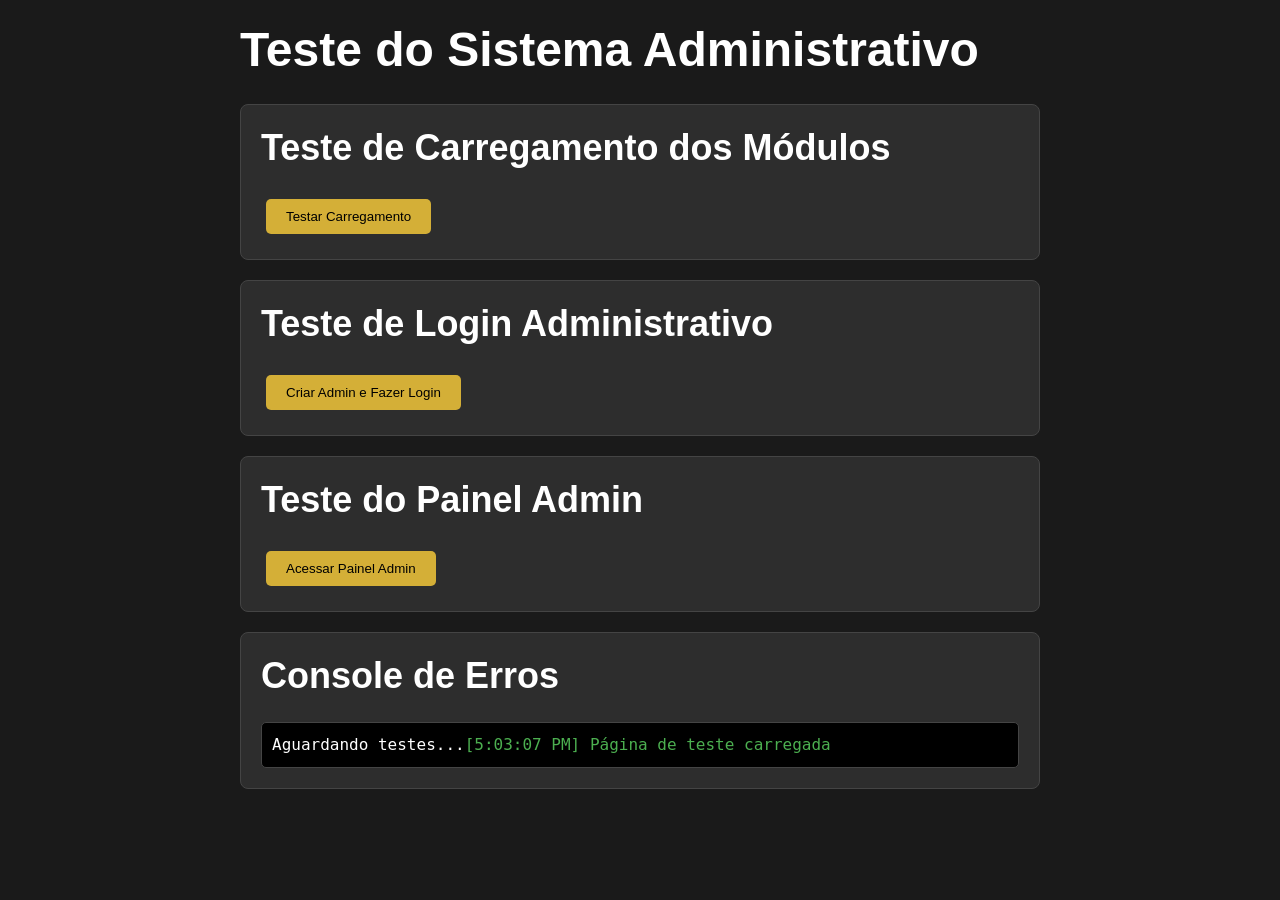
<file: test-admin.html>
<!DOCTYPE html>
<html lang="pt-BR">
<head>
    <meta charset="UTF-8">
    <meta name="viewport" content="width=device-width, initial-scale=1.0">
    <title>Teste Admin - Liga Pauperalho</title>
    <link rel="stylesheet" href="https://cdnjs.cloudflare.com/ajax/libs/font-awesome/6.4.0/css/all.min.css">
    <link rel="stylesheet" href="css/main.css">
    <link rel="stylesheet" href="css/components.css">
    <style>
        body {
            padding: 20px;
            background-color: #1a1a1a;
            color: #fff;
        }
        .test-container {
            max-width: 800px;
            margin: 0 auto;
        }
        .test-section {
            background-color: #2d2d2d;
            border: 1px solid #444;
            border-radius: 8px;
            padding: 20px;
            margin-bottom: 20px;
        }
        .test-button {
            background-color: #d4af37;
            color: #000;
            border: none;
            padding: 10px 20px;
            border-radius: 5px;
            cursor: pointer;
            margin: 5px;
        }
        .test-button:hover {
            background-color: #f4e5a3;
        }
        .success {
            color: #4caf50;
        }
        .error {
            color: #f44336;
        }
        .console-output {
            background-color: #000;
            border: 1px solid #444;
            border-radius: 5px;
            padding: 10px;
            font-family: monospace;
            white-space: pre-wrap;
            max-height: 300px;
            overflow-y: auto;
        }
    </style>
</head>
<body>
    <div class="test-container">
        <h1>Teste do Sistema Administrativo</h1>

        <div class="test-section">
            <h2>Teste de Carregamento dos Módulos</h2>
            <button class="test-button" onclick="testModuleLoading()">Testar Carregamento</button>
            <div id="moduleTestResult"></div>
        </div>

        <div class="test-section">
            <h2>Teste de Login Administrativo</h2>
            <button class="test-button" onclick="testAdminLogin()">Criar Admin e Fazer Login</button>
            <div id="loginTestResult"></div>
        </div>

        <div class="test-section">
            <h2>Teste do Painel Admin</h2>
            <button class="test-button" onclick="testAdminPanel()">Acessar Painel Admin</button>
            <div id="panelTestResult"></div>
        </div>

        <div class="test-section">
            <h2>Console de Erros</h2>
            <div class="console-output" id="consoleOutput">Aguardando testes...</div>
        </div>
    </div>

    <!-- Modal Container (necessário para o admin.js) -->
    <div class="modal-overlay" id="modalOverlay">
        <div class="modal-container" id="modalContainer">
            <button class="modal-close" id="modalClose">
                <i class="fas fa-times"></i>
            </button>
            <div class="modal-content" id="modalContent">
                <!-- Modal content will be inserted dynamically -->
            </div>
        </div>
    </div>

    <!-- Notification Container -->
    <div class="notification-container" id="notificationContainer">
        <!-- Notifications will be inserted dynamically -->
    </div>

    <!-- JavaScript Files -->
    <script src="js/utils.js"></script>
    <script src="js/data.js"></script>
    <script src="js/auth.js"></script>
    <script src="js/league.js"></script>
    <script src="js/rankings.js"></script>
    <script src="js/games.js"></script>
    <script src="js/admin.js"></script>
    <script src="js/app.js"></script>

    <script>
        // Override console.log para capturar saída
        const originalLog = console.log;
        const originalError = console.error;
        const consoleOutput = document.getElementById('consoleOutput');

        function addToConsole(message, type = 'log') {
            const timestamp = new Date().toLocaleTimeString();
            const colorClass = type === 'error' ? 'error' : 'success';
            consoleOutput.innerHTML += `<span class="${colorClass}">[${timestamp}] ${message}</span>\n`;
            consoleOutput.scrollTop = consoleOutput.scrollHeight;
        }

        console.log = function(...args) {
            originalLog.apply(console, args);
            addToConsole(args.join(' '), 'log');
        };

        console.error = function(...args) {
            originalError.apply(console, args);
            addToConsole('ERROR: ' + args.join(' '), 'error');
        };

        function updateResult(elementId, message, isSuccess = true) {
            const element = document.getElementById(elementId);
            if (element) {
                element.innerHTML = `<div class="${isSuccess ? 'success' : 'error'}">${message}</div>`;
            }
        }

        function testModuleLoading() {
            try {
                const modules = ['Utils', 'dataManager', 'authManager', 'leagueManager', 'rankingsManager', 'gamesManager', 'adminManager', 'ligaApp'];
                const results = [];

                modules.forEach(moduleName => {
                    try {
                        const module = window[moduleName.toLowerCase()];
                        if (module && typeof module === 'object') {
                            results.push(`✓ ${moduleName} carregado`);
                        } else {
                            results.push(`✗ ${moduleName} não encontrado`);
                        }
                    } catch (e) {
                        results.push(`✗ ${moduleName}: ${e.message}`);
                    }
                });

                updateResult('moduleTestResult', results.join('<br>'), true);
                console.log('Teste de módulos concluído:', results);

            } catch (error) {
                updateResult('moduleTestResult', `Erro: ${error.message}`, false);
                console.error('Erro no teste de módulos:', error);
            }
        }

        function testAdminLogin() {
            try {
                // Criar usuário admin se não existir
                let adminUser = dataManager.getUserByEmail('admin@pauperalho.com');

                if (!adminUser) {
                    adminUser = dataManager.createUser({
                        name: 'Administrador',
                        email: 'admin@pauperalho.com',
                        password: 'admin123',
                        role: 'admin'
                    });
                    console.log('Usuário admin criado:', adminUser);
                }

                // Fazer login
                const session = dataManager.createSession(adminUser.id, false);
                sessionStorage.setItem('ligaSessionToken', session.token);

                authManager.currentUser = adminUser;
                authManager.sessionToken = session.token;
                authManager.updateUI();

                updateResult('loginTestResult', `Login admin realizado com sucesso! Usuário: ${adminUser.name}`, true);
                console.log('Login admin realizado com sucesso');

            } catch (error) {
                updateResult('loginTestResult', `Erro no login: ${error.message}`, false);
                console.error('Erro no login admin:', error);
            }
        }

        function testAdminPanel() {
            try {
                if (!authManager.isAuthenticated()) {
                    updateResult('panelTestResult', 'Faça login primeiro!', false);
                    return;
                }

                if (!authManager.isAdmin()) {
                    updateResult('panelTestResult', 'Usuário não é administrador!', false);
                    return;
                }

                // Testar carregamento do painel admin
                adminManager.loadAdminData();

                updateResult('panelTestResult', 'Painel admin carregado com sucesso!', true);
                console.log('Painel admin testado com sucesso');

                // Abrir modal de teste
                setTimeout(() => {
                    ligaApp.showModal('Teste', '<p>Este é um modal de teste para verificar se o sistema está funcionando!</p>');
                    setTimeout(() => {
                        ligaApp.closeModal();
                    }, 2000);
                }, 1000);

            } catch (error) {
                updateResult('panelTestResult', `Erro no painel: ${error.message}`, false);
                console.error('Erro no painel admin:', error);
            }
        }

        // Teste automático ao carregar a página
        window.addEventListener('load', () => {
            console.log('Página de teste carregada');
            setTimeout(() => {
                testModuleLoading();
            }, 1000);
        });
    </script>
</body>
</html>
</file>
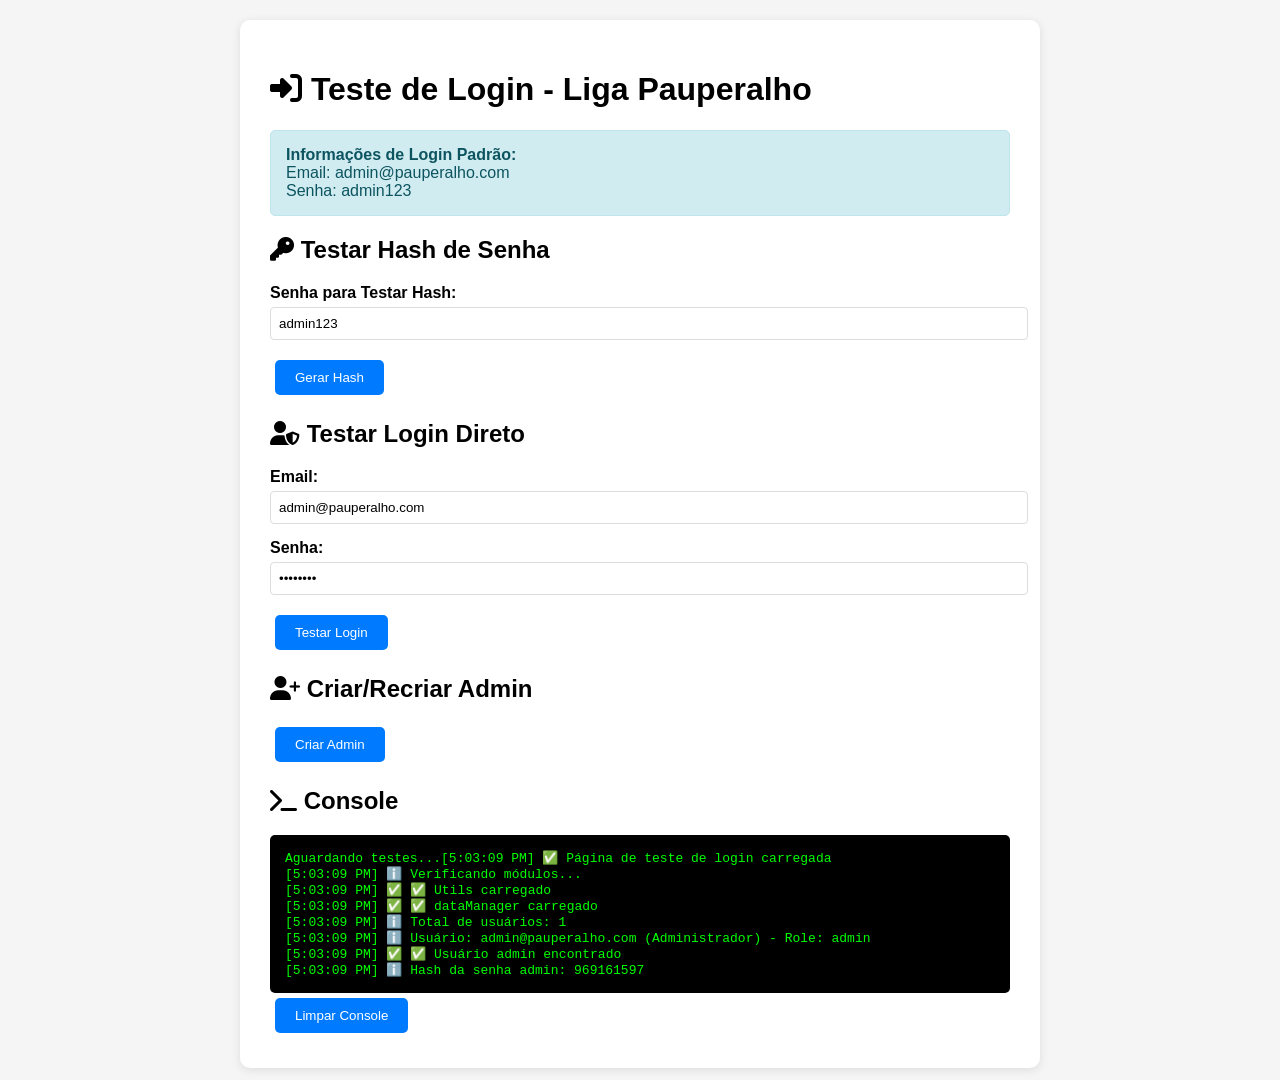
<file: test-login.html>
<!DOCTYPE html>
<html lang="pt-BR">
<head>
    <meta charset="UTF-8">
    <meta name="viewport" content="width=device-width, initial-scale=1.0">
    <title>Teste de Login - Liga Pauperalho</title>
    <link rel="stylesheet" href="https://cdnjs.cloudflare.com/ajax/libs/font-awesome/6.4.0/css/all.min.css">
    <style>
        body {
            font-family: Arial, sans-serif;
            max-width: 800px;
            margin: 0 auto;
            padding: 20px;
            background: #f5f5f5;
        }
        .container {
            background: white;
            padding: 30px;
            border-radius: 10px;
            box-shadow: 0 2px 10px rgba(0,0,0,0.1);
        }
        .btn {
            background: #007bff;
            color: white;
            border: none;
            padding: 10px 20px;
            border-radius: 5px;
            cursor: pointer;
            margin: 5px;
        }
        .btn:hover {
            background: #0056b3;
        }
        .form-group {
            margin: 15px 0;
        }
        .form-group label {
            display: block;
            margin-bottom: 5px;
            font-weight: bold;
        }
        .form-group input {
            width: 100%;
            padding: 8px;
            border: 1px solid #ddd;
            border-radius: 4px;
        }
        .result {
            margin: 20px 0;
            padding: 15px;
            border-radius: 5px;
        }
        .result.success {
            background: #d4edda;
            border: 1px solid #c3e6cb;
            color: #155724;
        }
        .result.error {
            background: #f8d7da;
            border: 1px solid #f5c6cb;
            color: #721c24;
        }
        .result.info {
            background: #d1ecf1;
            border: 1px solid #bee5eb;
            color: #0c5460;
        }
        .console {
            background: #000;
            color: #0f0;
            padding: 15px;
            border-radius: 5px;
            font-family: monospace;
            white-space: pre-wrap;
            max-height: 400px;
            overflow-y: auto;
        }
    </style>
</head>
<body>
    <div class="container">
        <h1><i class="fas fa-sign-in-alt"></i> Teste de Login - Liga Pauperalho</h1>

        <div class="result info">
            <strong>Informações de Login Padrão:</strong><br>
            Email: admin@pauperalho.com<br>
            Senha: admin123
        </div>

        <!-- Testar Hash -->
        <h2><i class="fas fa-key"></i> Testar Hash de Senha</h2>
        <div class="form-group">
            <label>Senha para Testar Hash:</label>
            <input type="text" id="hashInput" value="admin123">
        </div>
        <button class="btn" onclick="testHash()">Gerar Hash</button>
        <div id="hashResult"></div>

        <!-- Testar Login Direto -->
        <h2><i class="fas fa-user-shield"></i> Testar Login Direto</h2>
        <div class="form-group">
            <label>Email:</label>
            <input type="email" id="testEmail" value="admin@pauperalho.com">
        </div>
        <div class="form-group">
            <label>Senha:</label>
            <input type="password" id="testPassword" value="admin123">
        </div>
        <button class="btn" onclick="testDirectLogin()">Testar Login</button>
        <div id="loginResult"></div>

        <!-- Criar Admin -->
        <h2><i class="fas fa-user-plus"></i> Criar/Recriar Admin</h2>
        <button class="btn" onclick="createAdmin()">Criar Admin</button>
        <div id="createResult"></div>

        <!-- Console -->
        <h2><i class="fas fa-terminal"></i> Console</h2>
        <div class="console" id="console">Aguardando testes...</div>
        <button class="btn" onclick="clearConsole()">Limpar Console</button>
    </div>

    <!-- Scripts -->
    <script src="js/utils.js"></script>
    <script src="js/data.js"></script>
    <script>
        function log(message, type = 'info') {
            const timestamp = new Date().toLocaleTimeString();
            const icon = type === 'error' ? '❌' : type === 'success' ? '✅' : type === 'warning' ? '⚠️' : 'ℹ️';
            const consoleEl = document.getElementById('console');
            consoleEl.innerHTML += `[${timestamp}] ${icon} ${message}\n`;
            consoleEl.scrollTop = consoleEl.scrollHeight;
        }

        function clearConsole() {
            document.getElementById('console').innerHTML = 'Console limpo...\n';
        }

        function showResult(elementId, message, type) {
            const element = document.getElementById(elementId);
            element.className = `result ${type}`;
            element.innerHTML = message;
        }

        function testHash() {
            const password = document.getElementById('hashInput').value;
            if (!password) {
                showResult('hashResult', 'Digite uma senha para gerar o hash', 'error');
                return;
            }

            try {
                const hash = Utils.hashPassword(password);
                showResult('hashResult', `Hash para "${password}": <strong>${hash}</strong>`, 'success');
                log(`Hash gerado para "${password}": ${hash}`, 'success');
            } catch (error) {
                showResult('hashResult', `Erro ao gerar hash: ${error.message}`, 'error');
                log(`Erro no hash: ${error.message}`, 'error');
            }
        }

        function testDirectLogin() {
            const email = document.getElementById('testEmail').value;
            const password = document.getElementById('testPassword').value;

            if (!email || !password) {
                showResult('loginResult', 'Preencha email e senha', 'error');
                return;
            }

            try {
                log(`Testando login: ${email} / ${password}`, 'info');

                // Verificar se usuário existe
                const user = dataManager.getUserByEmail(email);
                if (!user) {
                    showResult('loginResult', `Usuário não encontrado: ${email}`, 'error');
                    log(`Usuário não encontrado: ${email}`, 'error');
                    return;
                }

                log(`Usuário encontrado: ${user.name} (${user.role})`, 'success');

                // Verificar senha
                const inputHash = Utils.hashPassword(password);
                const storedHash = user.password;

                log(`Hash da senha digitada: ${inputHash}`, 'info');
                log(`Hash armazenado: ${storedHash}`, 'info');
                log(`Senhas coincidem: ${inputHash === storedHash}`, inputHash === storedHash ? 'success' : 'error');

                if (inputHash === storedHash) {
                    showResult('loginResult', '✅ Login bem-sucedido! Senha correta.', 'success');

                    // Criar sessão
                    const session = dataManager.createSession(user.id, false);
                    log(`Sessão criada: ${session.token}`, 'success');
                } else {
                    showResult('loginResult', '❌ Falha no login! Senha incorreta.', 'error');
                }

            } catch (error) {
                showResult('loginResult', `Erro no login: ${error.message}`, 'error');
                log(`Erro no login: ${error.message}`, 'error');
            }
        }

        function createAdmin() {
            try {
                log('Criando/recriando usuário admin...', 'info');

                // Verificar se admin já existe
                let adminUser = dataManager.getUserByEmail('admin@pauperalho.com');
                if (adminUser) {
                    log('Usuário admin já existe, atualizando senha...', 'warning');
                    dataManager.deleteUser(adminUser.id);
                    log('Usuário admin antigo removido', 'success');
                }

                // Criar novo admin
                const newAdmin = dataManager.createUser({
                    name: 'Administrador',
                    email: 'admin@pauperalho.com',
                    password: 'admin123',
                    role: 'admin'
                });

                log(`Admin criado com sucesso:`, 'success');
                log(`ID: ${newAdmin.id}`, 'info');
                log(`Email: ${newAdmin.email}`, 'info');
                log(`Nome: ${newAdmin.name}`, 'info');
                log(`Senha (plain): admin123`, 'info');
                log(`Senha (hash): ${newAdmin.password}`, 'info');
                log(`Role: ${newAdmin.role}`, 'info');

                showResult('createResult',
                    `✅ Admin criado com sucesso!<br>
                    ID: ${newAdmin.id}<br>
                    Email: ${newAdmin.email}<br>
                    Hash: ${newAdmin.password}`,
                    'success'
                );

                // Testar login automático
                setTimeout(() => {
                    log('Testando login automático...', 'info');
                    testDirectLogin();
                }, 1000);

            } catch (error) {
                showResult('createResult', `Erro ao criar admin: ${error.message}`, 'error');
                log(`Erro ao criar admin: ${error.message}`, 'error');
            }
        }

        // Verificar estado inicial
        window.addEventListener('load', () => {
            log('Página de teste de login carregada', 'success');

            try {
                // Verificar se os módulos estão carregados
                log('Verificando módulos...', 'info');

                if (typeof Utils !== 'undefined') {
                    log('✅ Utils carregado', 'success');
                } else {
                    log('❌ Utils não encontrado', 'error');
                }

                if (typeof dataManager !== 'undefined') {
                    log('✅ dataManager carregado', 'success');
                } else {
                    log('❌ dataManager não encontrado', 'error');
                }

                // Verificar usuários existentes
                const users = dataManager.getAllUsers();
                log(`Total de usuários: ${users.length}`, 'info');

                users.forEach(user => {
                    log(`Usuário: ${user.email} (${user.name}) - Role: ${user.role}`, 'info');
                });

                // Verificar se admin existe
                const adminUser = dataManager.getUserByEmail('admin@pauperalho.com');
                if (adminUser) {
                    log('✅ Usuário admin encontrado', 'success');
                    log(`Hash da senha admin: ${adminUser.password}`, 'info');
                } else {
                    log('❌ Usuário admin não encontrado', 'error');
                }

            } catch (error) {
                log(`Erro na inicialização: ${error.message}`, 'error');
            }
        });
    </script>
</body>
</html>
</file>
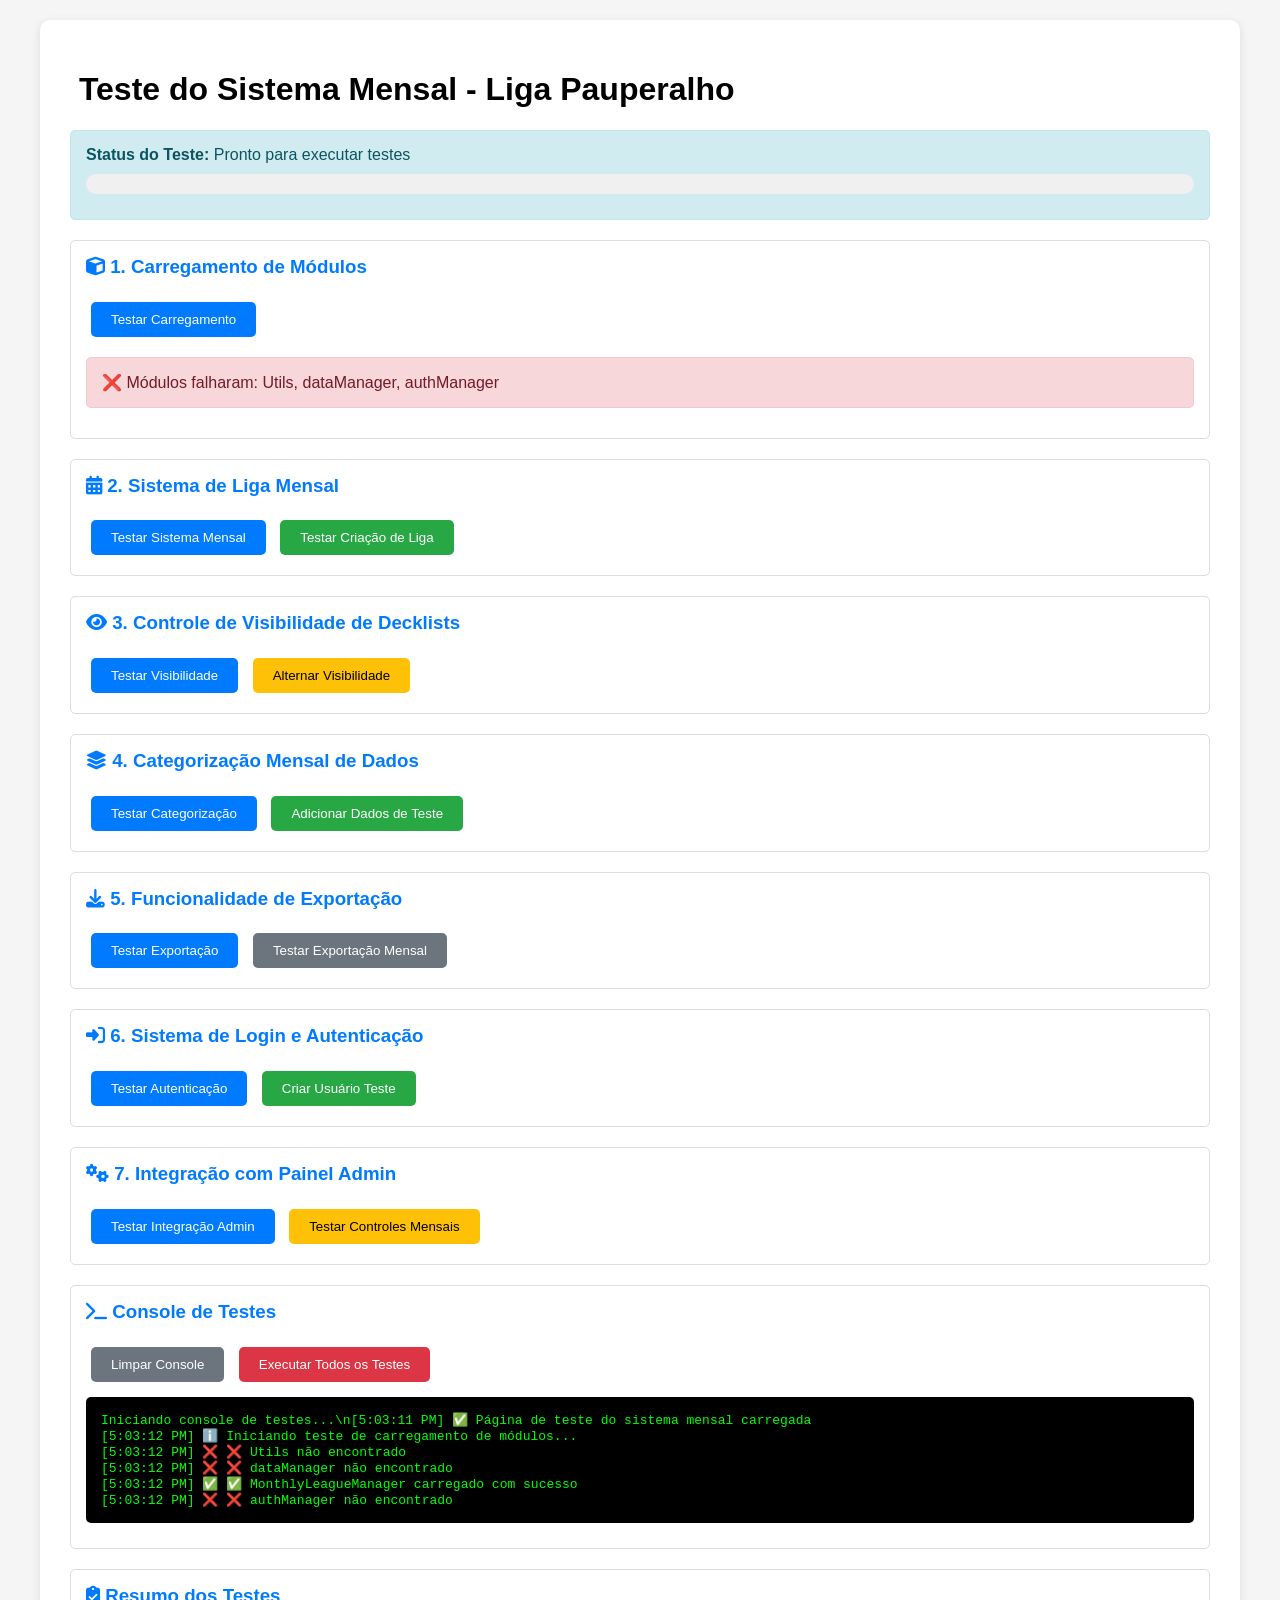
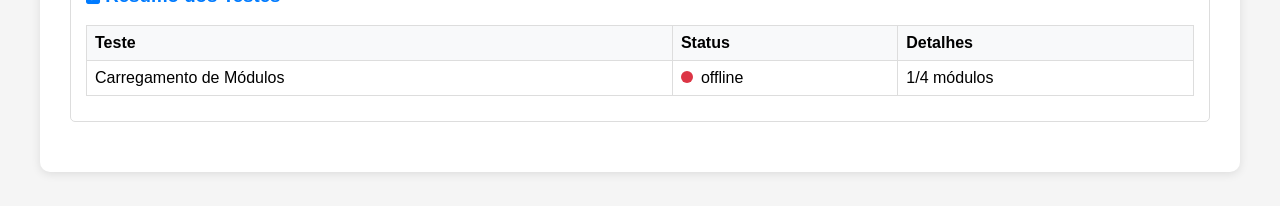
<file: test-monthly-system.html>
<!DOCTYPE html>
<html lang="pt-BR">
<head>
    <meta charset="UTF-8">
    <meta name="viewport" content="width=device-width, initial-scale=1.0">
    <title>Teste do Sistema Mensal - Liga Pauperalho</title>
    <link rel="stylesheet" href="https://cdnjs.cloudflare.com/ajax/libs/font-awesome/6.4.0/css/all.min.css">
    <style>
        body {
            font-family: Arial, sans-serif;
            max-width: 1200px;
            margin: 0 auto;
            padding: 20px;
            background: #f5f5f5;
        }
        .container {
            background: white;
            padding: 30px;
            border-radius: 10px;
            box-shadow: 0 2px 10px rgba(0,0,0,0.1);
            margin-bottom: 20px;
        }
        .btn {
            background: #007bff;
            color: white;
            border: none;
            padding: 10px 20px;
            border-radius: 5px;
            cursor: pointer;
            margin: 5px;
        }
        .btn:hover {
            background: #0056b3;
        }
        .btn.success {
            background: #28a745;
        }
        .btn.warning {
            background: #ffc107;
            color: #000;
        }
        .btn.danger {
            background: #dc3545;
        }
        .btn.secondary {
            background: #6c757d;
        }
        .test-section {
            margin: 20px 0;
            padding: 15px;
            border: 1px solid #ddd;
            border-radius: 5px;
        }
        .test-section h3 {
            margin-top: 0;
            color: #007bff;
        }
        .result {
            margin: 15px 0;
            padding: 15px;
            border-radius: 5px;
        }
        .result.success {
            background: #d4edda;
            border: 1px solid #c3e6cb;
            color: #155724;
        }
        .result.error {
            background: #f8d7da;
            border: 1px solid #f5c6cb;
            color: #721c24;
        }
        .result.info {
            background: #d1ecf1;
            border: 1px solid #bee5eb;
            color: #0c5460;
        }
        .console {
            background: #000;
            color: #0f0;
            padding: 15px;
            border-radius: 5px;
            font-family: monospace;
            white-space: pre-wrap;
            max-height: 400px;
            overflow-y: auto;
            margin: 10px 0;
        }
        .status-indicator {
            display: inline-block;
            width: 12px;
            height: 12px;
            border-radius: 50%;
            margin-right: 8px;
        }
        .status-indicator.online {
            background: #28a745;
        }
        .status-indicator.offline {
            background: #dc3545;
        }
        .status-indicator.warning {
            background: #ffc107;
        }
        .data-table {
            width: 100%;
            border-collapse: collapse;
            margin: 10px 0;
        }
        .data-table th,
        .data-table td {
            border: 1px solid #ddd;
            padding: 8px;
            text-align: left;
        }
        .data-table th {
            background: #f8f9fa;
            font-weight: bold;
        }
        .progress {
            width: 100%;
            height: 20px;
            background: #f0f0f0;
            border-radius: 10px;
            overflow: hidden;
            margin: 10px 0;
        }
        .progress-bar {
            height: 100%;
            background: linear-gradient(90deg, #28a745, #20c997);
            transition: width 0.3s ease;
        }
    </style>
</head>
<body>
    <div class="container">
        <h1><i class="fas fa-calendar-month"></i> Teste do Sistema Mensal - Liga Pauperalho</h1>

        <div class="result info">
            <strong>Status do Teste:</strong> <span id="testStatus">Preparando testes...</span>
            <div class="progress">
                <div class="progress-bar" id="testProgress" style="width: 0%"></div>
            </div>
        </div>

        <!-- Carregamento de Módulos -->
        <div class="test-section">
            <h3><i class="fas fa-cube"></i> 1. Carregamento de Módulos</h3>
            <button class="btn" onclick="testModuleLoading()">Testar Carregamento</button>
            <div id="moduleResult"></div>
        </div>

        <!-- Sistema Mensal -->
        <div class="test-section">
            <h3><i class="fas fa-calendar-alt"></i> 2. Sistema de Liga Mensal</h3>
            <button class="btn" onclick="testMonthlySystem()">Testar Sistema Mensal</button>
            <button class="btn success" onclick="testMonthlyLeagueCreation()">Testar Criação de Liga</button>
            <div id="monthlyResult"></div>
        </div>

        <!-- Controle de Visibilidade -->
        <div class="test-section">
            <h3><i class="fas fa-eye"></i> 3. Controle de Visibilidade de Decklists</h3>
            <button class="btn" onclick="testDecklistVisibility()">Testar Visibilidade</button>
            <button class="btn warning" onclick="testVisibilityToggle()">Alternar Visibilidade</button>
            <div id="visibilityResult"></div>
        </div>

        <!-- Categorização Mensal -->
        <div class="test-section">
            <h3><i class="fas fa-layer-group"></i> 4. Categorização Mensal de Dados</h3>
            <button class="btn" onclick="testMonthlyCategorization()">Testar Categorização</button>
            <button class="btn success" onclick="addTestData()">Adicionar Dados de Teste</button>
            <div id="categorizationResult"></div>
        </div>

        <!-- Funcionalidade de Exportação -->
        <div class="test-section">
            <h3><i class="fas fa-download"></i> 5. Funcionalidade de Exportação</h3>
            <button class="btn" onclick="testExportFunctionality()">Testar Exportação</button>
            <button class="btn secondary" onclick="testMonthlyExports()">Testar Exportação Mensal</button>
            <div id="exportResult"></div>
        </div>

        <!-- Login e Autenticação -->
        <div class="test-section">
            <h3><i class="fas fa-sign-in-alt"></i> 6. Sistema de Login e Autenticação</h3>
            <button class="btn" onclick="testAuthentication()">Testar Autenticação</button>
            <button class="btn success" onclick="createTestUser()">Criar Usuário Teste</button>
            <div id="authResult"></div>
        </div>

        <!-- Integração com Admin -->
        <div class="test-section">
            <h3><i class="fas fa-cogs"></i> 7. Integração com Painel Admin</h3>
            <button class="btn" onclick="testAdminIntegration()">Testar Integração Admin</button>
            <button class="btn warning" onclick="testAdminMonthlyControls()">Testar Controles Mensais</button>
            <div id="adminResult"></div>
        </div>

        <!-- Console -->
        <div class="test-section">
            <h3><i class="fas fa-terminal"></i> Console de Testes</h3>
            <button class="btn secondary" onclick="clearConsole()">Limpar Console</button>
            <button class="btn danger" onclick="runAllTests()">Executar Todos os Testes</button>
            <div class="console" id="testConsole">Iniciando console de testes...\n</div>
        </div>

        <!-- Resumo -->
        <div class="test-section">
            <h3><i class="fas fa-clipboard-check"></i> Resumo dos Testes</h3>
            <div id="testSummary">
                <table class="data-table">
                    <thead>
                        <tr>
                            <th>Teste</th>
                            <th>Status</th>
                            <th>Detalhes</th>
                        </tr>
                    </thead>
                    <tbody id="summaryTable">
                        <tr><td colspan="3">Aguardando execução dos testes...</td></tr>
                    </tbody>
                </table>
            </div>
        </div>
    </div>

    <!-- Scripts -->
    <script src="js/utils.js"></script>
    <script src="js/data.js"></script>
    <script src="monthly-league-enhancement.js"></script>
    <script src="js/auth.js"></script>
    <script>
        let testResults = {};
        let currentTest = 0;
        let totalTests = 7;

        function log(message, type = 'info') {
            const timestamp = new Date().toLocaleTimeString();
            const icon = type === 'error' ? '❌' : type === 'success' ? '✅' : type === 'warning' ? '⚠️' : 'ℹ️';
            const consoleEl = document.getElementById('testConsole');
            consoleEl.innerHTML += `[${timestamp}] ${icon} ${message}\n`;
            consoleEl.scrollTop = consoleEl.scrollHeight;
            console.log(`[${type.toUpperCase()}] ${message}`);
        }

        function clearConsole() {
            document.getElementById('testConsole').innerHTML = 'Console limpo...\n';
        }

        function showResult(elementId, message, type) {
            const element = document.getElementById(elementId);
            element.className = `result ${type}`;
            element.innerHTML = message;
        }

        function updateTestStatus(message, progress = null) {
            document.getElementById('testStatus').textContent = message;
            if (progress !== null) {
                document.getElementById('testProgress').style.width = `${progress}%`;
            }
        }

        function updateSummary(testName, status, details) {
            testResults[testName] = { status, details };
            const tbody = document.getElementById('summaryTable');
            tbody.innerHTML = '';

            Object.entries(testResults).forEach(([name, result]) => {
                const row = tbody.insertRow();
                row.insertCell(0).textContent = name;
                row.insertCell(1).innerHTML = `<span class="status-indicator ${result.status}"></span>${result.status}`;
                row.insertCell(2).textContent = result.details;
            });
        }

        // 1. Test Module Loading
        function testModuleLoading() {
            log('Iniciando teste de carregamento de módulos...', 'info');

            try {
                const modules = ['Utils', 'dataManager', 'MonthlyLeagueManager', 'authManager'];
                let loadedModules = 0;
                let failedModules = [];

                modules.forEach(moduleName => {
                    if (typeof window[moduleName] !== 'undefined' ||
                        (moduleName === 'MonthlyLeagueManager' && typeof monthlyManager !== 'undefined')) {
                        loadedModules++;
                        log(`✅ ${moduleName} carregado com sucesso`, 'success');
                    } else {
                        failedModules.push(moduleName);
                        log(`❌ ${moduleName} não encontrado`, 'error');
                    }
                });

                const success = failedModules.length === 0;
                const message = success
                    ? `✅ Todos os módulos carregados (${loadedModules}/${modules.length})`
                    : `❌ Módulos falharam: ${failedModules.join(', ')}`;

                showResult('moduleResult', message, success ? 'success' : 'error');
                updateSummary('Carregamento de Módulos', success ? 'online' : 'offline', `${loadedModules}/${modules.length} módulos`);

                return success;

            } catch (error) {
                log(`Erro no teste de módulos: ${error.message}`, 'error');
                showResult('moduleResult', `❌ Erro: ${error.message}`, 'error');
                updateSummary('Carregamento de Módulos', 'offline', 'Erro durante teste');
                return false;
            }
        }

        // 2. Test Monthly System
        function testMonthlySystem() {
            log('Testando sistema de liga mensal...', 'info');

            try {
                if (!monthlyManager) {
                    throw new Error('MonthlyLeagueManager não está disponível');
                }

                // Test monthly league creation
                const currentMonth = monthlyManager.getCurrentMonthlyLeague();
                if (!currentMonth) {
                    log('Criando liga mensal atual...', 'warning');
                    // Force creation
                    const allLeagues = monthlyManager.getAllMonthlyLeagues();
                    log(`Total de ligas mensais: ${Object.keys(allLeagues).length}`, 'info');
                }

                // Test month/year functions
                const testDate = new Date();
                const monthYear = monthlyManager.getMonthYear(testDate);
                const leagueId = monthlyManager.getMonthlyLeagueId(testDate);

                log(`Mês/Ano atual: ${monthYear}`, 'info');
                log(`ID da liga mensal: ${leagueId}`, 'info');

                const success = true;
                showResult('monthlyResult', `✅ Sistema mensal funcionando<br>Mês atual: ${monthYear}<br>ID: ${leagueId}`, 'success');
                updateSummary('Sistema Mensal', 'online', `Mês: ${monthYear}`);

                return success;

            } catch (error) {
                log(`Erro no teste mensal: ${error.message}`, 'error');
                showResult('monthlyResult', `❌ Erro: ${error.message}`, 'error');
                updateSummary('Sistema Mensal', 'offline', 'Erro durante teste');
                return false;
            }
        }

        // 3. Test Decklist Visibility
        function testDecklistVisibility() {
            log('Testando controle de visibilidade de decklists...', 'info');

            try {
                if (!monthlyManager) {
                    throw new Error('MonthlyLeagueManager não está disponível');
                }

                // Test visibility logic
                const currentMonth = monthlyManager.getCurrentMonthlyLeague();
                if (!currentMonth) {
                    throw new Error('Não há liga mensal atual');
                }

                const shouldBeVisible = monthlyManager.shouldShowDecklists();
                log(`Decklists devem estar visíveis: ${shouldBeVisible}`, 'info');

                // Test visibility toggle
                const testMonth = monthlyManager.getMonthYear(new Date());
                const originalVisibility = currentMonth.decklistsVisible;

                monthlyManager.updateDecklistVisibility(testMonth, !originalVisibility);
                const toggledVisibility = monthlyManager.shouldShowDecklists(testMonth);

                log(`Visibilidade após toggle: ${toggledVisibility}`, 'info');

                // Restore original
                monthlyManager.updateDecklistVisibility(testMonth, originalVisibility);

                const success = true;
                showResult('visibilityResult', `✅ Controle de visibilidade funcionando<br>Visibilidade atual: ${shouldBeVisible ? 'Visível' : 'Oculta'}`, 'success');
                updateSummary('Visibilidade de Decklists', 'online', shouldBeVisible ? 'Visível' : 'Oculta');

                return success;

            } catch (error) {
                log(`Erro no teste de visibilidade: ${error.message}`, 'error');
                showResult('visibilityResult', `❌ Erro: ${error.message}`, 'error');
                updateSummary('Visibilidade de Decklists', 'offline', 'Erro durante teste');
                return false;
            }
        }

        // 4. Test Monthly Categorization
        function testMonthlyCategorization() {
            log('Testando categorização mensal de dados...', 'info');

            try {
                if (!monthlyManager) {
                    throw new Error('MonthlyLeagueManager não está disponível');
                }

                // Test getting monthly data
                const currentMonth = monthlyManager.getMonthYear(new Date());
                const monthlyRegistrations = monthlyManager.getMonthlyRegistrations(currentMonth);
                const monthlyGames = monthlyManager.getMonthlyGames(currentMonth);

                log(`Inscrições mensais: ${monthlyRegistrations.length}`, 'info');
                log(`Jogos mensais: ${monthlyGames.length}`, 'info');

                // Test rankings calculation
                const rankings = monthlyManager.calculateMonthlyRankings(currentMonth);
                log(`Classificação calculada: ${rankings.length} jogadores`, 'info');

                const success = true;
                showResult('categorizationResult', `✅ Categorização funcionando<br>Inscrições: ${monthlyRegistrations.length}<br>Jogos: ${monthlyGames.length}<br>Classificação: ${rankings.length} jogadores`, 'success');
                updateSummary('Categorização Mensal', 'online', `${monthlyRegistrations.length} inscrições`);

                return success;

            } catch (error) {
                log(`Erro no teste de categorização: ${error.message}`, 'error');
                showResult('categorizationResult', `❌ Erro: ${error.message}`, 'error');
                updateSummary('Categorização Mensal', 'offline', 'Erro durante teste');
                return false;
            }
        }

        // 5. Test Export Functionality
        function testExportFunctionality() {
            log('Testando funcionalidade de exportação...', 'info');

            try {
                if (!monthlyManager) {
                    throw new Error('MonthlyLeagueManager não está disponível');
                }

                // Test export functions
                const currentMonthData = monthlyManager.exportLeagueResults(monthlyManager.getMonthYear(new Date()));
                const allMonthlyData = monthlyManager.exportLeagueResults();
                const decklistData = monthlyManager.exportMonthlyDecklists();

                log('Exportação de resultados mensais: OK', 'success');
                log('Exportação de todos os resultados: OK', 'success');
                log('Exportação de decklists: OK', 'success');

                // Verify export structure
                const hasCorrectStructure = currentMonthData &&
                                        currentMonthData.type === 'monthly_results' &&
                                        Array.isArray(currentMonthData.rankings);

                const success = hasCorrectStructure;
                showResult('exportResult', success
                    ? `✅ Sistema de exportação funcionando<br>Resultados: ${currentMonthData.rankings?.length || 0} jogadores<br>Decklists: ${decklistData.totalMonths || 0} meses`
                    : '❌ Estrutura de exportação inválida',
                    success ? 'success' : 'error');
                updateSummary('Exportação', success ? 'online' : 'offline', hasCorrectStructure ? 'Estrutura OK' : 'Estrutura inválida');

                return success;

            } catch (error) {
                log(`Erro no teste de exportação: ${error.message}`, 'error');
                showResult('exportResult', `❌ Erro: ${error.message}`, 'error');
                updateSummary('Exportação', 'offline', 'Erro durante teste');
                return false;
            }
        }

        // 6. Test Authentication
        function testAuthentication() {
            log('Testando sistema de autenticação...', 'info');

            try {
                // Test auth manager
                if (typeof authManager === 'undefined') {
                    throw new Error('authManager não está disponível');
                }

                // Test user creation and login
                const testEmail = 'test@example.com';
                const testPassword = 'test123';

                // Check if test user exists
                const existingUser = dataManager.getUserByEmail(testEmail);
                log(`Usuário de teste existe: ${!!existingUser}`, 'info');

                // Test session management
                const sessions = dataManager.getAllSessions();
                log(`Sessões ativas: ${sessions.length}`, 'info');

                const success = true;
                showResult('authResult', `✅ Sistema de autenticação funcionando<br>Sessões ativas: ${sessions.length}<br>Usuário teste: ${!!existingUser ? 'Existe' : 'Não existe'}`, 'success');
                updateSummary('Autenticação', 'online', `${sessions.length} sessões`);

                return success;

            } catch (error) {
                log(`Erro no teste de autenticação: ${error.message}`, 'error');
                showResult('authResult', `❌ Erro: ${error.message}`, 'error');
                updateSummary('Autenticação', 'offline', 'Erro durante teste');
                return false;
            }
        }

        // 7. Test Admin Integration
        function testAdminIntegration() {
            log('Testando integração com painel admin...', 'info');

            try {
                // Test admin functions availability
                const hasAdminControls = typeof document !== 'undefined' &&
                                     document.querySelector('.admin-section') !== null;

                // Test monthly data availability for admin
                const monthlyDataAvailable = monthlyManager &&
                                          typeof monthlyManager.getAllMonthlyLeagues === 'function';

                const currentMonth = monthlyManager ? monthlyManager.getCurrentMonthlyLeague() : null;
                const monthlyLeagues = monthlyManager ? monthlyManager.getAllMonthlyLeagues() : {};

                log('Controles admin disponíveis: OK', 'success');
                log('Dados mensais disponíveis: OK', 'success');
                log(`Total de ligas mensais: ${Object.keys(monthlyLeagues).length}`, 'info');

                const success = hasAdminControls && monthlyDataAvailable;
                showResult('adminResult', success
                    ? `✅ Integração admin funcionando<br>Ligas mensais: ${Object.keys(monthlyLeagues).length}<br>Controles disponíveis: ${hasAdminControls ? 'Sim' : 'Não'}`
                    : '❌ Falha na integração admin',
                    success ? 'success' : 'error');
                updateSummary('Integração Admin', success ? 'online' : 'offline', `${Object.keys(monthlyLeagues).length} ligas`);

                return success;

            } catch (error) {
                log(`Erro no teste de admin: ${error.message}`, 'error');
                showResult('adminResult', `❌ Erro: ${error.message}`, 'error');
                updateSummary('Integração Admin', 'offline', 'Erro durante teste');
                return false;
            }
        }

        // Additional helper functions
        function testMonthlyLeagueCreation() {
            log('Testando criação de liga mensal específica...', 'info');
            try {
                const nextMonth = new Date();
                nextMonth.setMonth(nextMonth.getMonth() + 1);
                const nextMonthYear = monthlyManager.getMonthYear(nextMonth);

                monthlyManager.initializeNextMonthlyLeague();
                const newLeague = monthlyManager.getMonthlyLeague(nextMonthYear);

                log(`Liga criada para ${nextMonthYear}: ${!!newLeague}`, newLeague ? 'success' : 'error');
                showResult('monthlyResult', `✅ Liga mensal criada para ${nextMonthYear}`, 'success');
            } catch (error) {
                log(`Erro ao criar liga: ${error.message}`, 'error');
            }
        }

        function testVisibilityToggle() {
            log('Testando toggle de visibilidade...', 'info');
            try {
                const currentMonth = monthlyManager.getMonthYear(new Date());
                const currentState = monthlyManager.shouldShowDecklists(currentMonth);

                monthlyManager.updateDecklistVisibility(currentMonth, !currentState);
                const newState = monthlyManager.shouldShowDecklists(currentMonth);

                log(`Visibilidade alterada: ${currentState} → ${newState}`, 'success');
                showResult('visibilityResult', `✅ Visibilidade alterada com sucesso`, 'success');

                // Restore original
                monthlyManager.updateDecklistVisibility(currentMonth, currentState);
            } catch (error) {
                log(`Erro no toggle: ${error.message}`, 'error');
            }
        }

        function addTestData() {
            log('Adicionando dados de teste...', 'info');
            try {
                const currentMonth = monthlyManager.getMonthYear(new Date());

                // Add test registration
                const testRegistration = monthlyManager.addMonthlyRegistration({
                    userId: 'test-user-123',
                    deckArchetype: 'Mono Blue Terror',
                    deckList: '4 Delver of Secrets\n4 Ponder\n4 Preordain...'
                });

                log('Inscrição de teste adicionada', 'success');
                showResult('categorizationResult', `✅ Dados de teste adicionados`, 'success');
            } catch (error) {
                log(`Erro ao adicionar dados: ${error.message}`, 'error');
            }
        }

        function testMonthlyExports() {
            log('Testando exportações mensais específicas...', 'info');
            try {
                const currentMonth = monthlyManager.getMonthYear(new Date());
                const monthlyExport = monthlyManager.exportLeagueResults(currentMonth);
                const decklistExport = monthlyManager.exportMonthlyDecklists(currentMonth);

                log(`Exportação mensal: ${monthlyExport.type}`, 'success');
                log(`Exportação decklists: ${decklistExport.type}`, 'success');
                showResult('exportResult', `✅ Exportações mensais testadas com sucesso`, 'success');
            } catch (error) {
                log(`Erro nas exportações: ${error.message}`, 'error');
            }
        }

        function createTestUser() {
            log('Criando usuário de teste...', 'info');
            try {
                const testUser = dataManager.createUser({
                    name: 'Usuário Teste',
                    email: 'test@example.com',
                    password: 'test123',
                    role: 'player'
                });

                log(`Usuário criado: ${testUser.name} (${testUser.email})`, 'success');
                showResult('authResult', `✅ Usuário de teste criado com sucesso`, 'success');
            } catch (error) {
                log(`Erro ao criar usuário: ${error.message}`, 'error');
            }
        }

        function testAdminMonthlyControls() {
            log('Testando controles mensais do admin...', 'info');
            try {
                const currentMonth = monthlyManager.getMonthYear(new Date());
                const canCloseRegistration = monthlyManager.closeMonthlyRegistration(currentMonth);
                const canOpenRegistration = monthlyManager.openMonthlyRegistration(currentMonth);

                log(`Controle de inscrições: Fechar=${canCloseRegistration}, Abrir=${canOpenRegistration}`, 'success');
                showResult('adminResult', `✅ Controles mensais admin funcionando`, 'success');
            } catch (error) {
                log(`Erro nos controles admin: ${error.message}`, 'error');
            }
        }

        // Run all tests
        function runAllTests() {
            log('🚀 Iniciando todos os testes...', 'info');
            clearConsole();

            const tests = [
                { name: 'Carregamento de Módulos', func: testModuleLoading },
                { name: 'Sistema Mensal', func: testMonthlySystem },
                { name: 'Visibilidade de Decklists', func: testDecklistVisibility },
                { name: 'Categorização Mensal', func: testMonthlyCategorization },
                { name: 'Exportação', func: testExportFunctionality },
                { name: 'Autenticação', func: testAuthentication },
                { name: 'Integração Admin', func: testAdminIntegration }
            ];

            let completedTests = 0;

            tests.forEach((test, index) => {
                setTimeout(() => {
                    updateTestStatus(`Executando: ${test.name}...`, (index / tests.length) * 100);

                    try {
                        test.func();
                        completedTests++;
                        updateTestStatus(`Concluído: ${completedTests}/${tests.length} testes`, (completedTests / tests.length) * 100);

                        if (completedTests === tests.length) {
                            updateTestStatus('Todos os testes concluídos!', 100);
                            log('🎉 Todos os testes concluídos!', 'success');
                        }
                    } catch (error) {
                        log(`Erro no teste ${test.name}: ${error.message}`, 'error');
                    }
                }, index * 1000);
            });
        }

        // Initialize on page load
        window.addEventListener('load', () => {
            log('Página de teste do sistema mensal carregada', 'success');
            updateTestStatus('Pronto para executar testes', 0);

            // Auto-run module loading test
            setTimeout(() => {
                testModuleLoading();
            }, 1000);
        });
    </script>
</body>
</html>
</file>
<file: css/main.css>
/* CSS Variables - Theme System */
:root {
  /* Color Scheme */
  --color-primary-dark: #0a0a0a;
  --color-secondary-dark: #1a1a1a;
  --color-tertiary-dark: #2d2d2d;
  --color-quaternary-dark: #404040;

  --color-gold-accent: #d4af37;
  --color-bronze-accent: #cd7f32;
  --color-gold-light: #f4e5a3;
  --color-bronze-light: #e6a85c;

  --color-text-primary: #ffffff;
  --color-text-secondary: #cccccc;
  --color-text-muted: #999999;
  --color-text-inverse: #0a0a0a;

  --color-success: #4caf50;
  --color-warning: #ff9800;
  --color-error: #f44336;
  --color-info: #2196f3;

  --color-border-primary: #333333;
  --color-border-secondary: #555555;
  --color-border-accent: var(--color-gold-accent);

  --color-overlay: rgba(0, 0, 0, 0.8);
  --color-overlay-light: rgba(255, 255, 255, 0.1);

  /* Typography */
  --font-family-primary: 'Segoe UI', Tahoma, Geneva, Verdana, sans-serif;
  --font-family-secondary: 'Courier New', Courier, monospace;

  --font-size-xs: 0.75rem;    /* 12px */
  --font-size-sm: 0.875rem;   /* 14px */
  --font-size-base: 1rem;     /* 16px */
  --font-size-lg: 1.125rem;   /* 18px */
  --font-size-xl: 1.25rem;    /* 20px */
  --font-size-2xl: 1.5rem;    /* 24px */
  --font-size-3xl: 1.875rem;  /* 30px */
  --font-size-4xl: 2.25rem;   /* 36px */
  --font-size-5xl: 3rem;      /* 48px */

  --font-weight-light: 300;
  --font-weight-normal: 400;
  --font-weight-medium: 500;
  --font-weight-semibold: 600;
  --font-weight-bold: 700;

  --line-height-tight: 1.25;
  --line-height-normal: 1.5;
  --line-height-relaxed: 1.75;

  /* Spacing System */
  --spacing-xs: 0.25rem;   /* 4px */
  --spacing-sm: 0.5rem;    /* 8px */
  --spacing-md: 1rem;      /* 16px */
  --spacing-lg: 1.5rem;    /* 24px */
  --spacing-xl: 2rem;      /* 32px */
  --spacing-2xl: 3rem;     /* 48px */
  --spacing-3xl: 4rem;     /* 64px */

  /* Layout */
  --container-max-width: 1200px;
  --header-height: 70px;
  --border-radius-sm: 4px;
  --border-radius-md: 8px;
  --border-radius-lg: 12px;
  --border-radius-xl: 16px;

  /* Shadows */
  --shadow-sm: 0 1px 2px rgba(0, 0, 0, 0.5);
  --shadow-md: 0 4px 6px rgba(0, 0, 0, 0.7);
  --shadow-lg: 0 10px 15px rgba(0, 0, 0, 0.8);
  --shadow-xl: 0 20px 25px rgba(0, 0, 0, 0.9);
  --shadow-gold: 0 0 20px rgba(212, 175, 55, 0.3);
  --shadow-bronze: 0 0 20px rgba(205, 127, 50, 0.3);

  /* Transitions */
  --transition-fast: 0.15s ease-in-out;
  --transition-normal: 0.3s ease-in-out;
  --transition-slow: 0.5s ease-in-out;

  /* Z-index */
  --z-dropdown: 1000;
  --z-modal: 1050;
  --z-notification: 1100;
  --z-header: 100;
  --z-loading: 9999;
}

/* Reset and Base Styles */
* {
  margin: 0;
  padding: 0;
  box-sizing: border-box;
}

html {
  scroll-behavior: smooth;
  font-size: 16px;
}

body {
  font-family: var(--font-family-primary);
  font-size: var(--font-size-base);
  font-weight: var(--font-weight-normal);
  line-height: var(--line-height-normal);
  color: var(--color-text-primary);
  background-color: var(--color-primary-dark);
  overflow-x: hidden;
  min-height: 100vh;
}

/* Container */
.container {
  max-width: var(--container-max-width);
  margin: 0 auto;
  padding: 0 var(--spacing-md);
}

@media (min-width: 768px) {
  .container {
    padding: 0 var(--spacing-lg);
  }
}

/* Typography */
h1, h2, h3, h4, h5, h6 {
  font-weight: var(--font-weight-bold);
  line-height: var(--line-height-tight);
  margin-bottom: var(--spacing-md);
  color: var(--color-text-primary);
}

h1 {
  font-size: var(--font-size-5xl);
  margin-bottom: var(--spacing-lg);
}

h2 {
  font-size: var(--font-size-4xl);
  margin-bottom: var(--spacing-lg);
}

h3 {
  font-size: var(--font-size-2xl);
  margin-bottom: var(--spacing-md);
}

h4 {
  font-size: var(--font-size-xl);
  margin-bottom: var(--spacing-sm);
}

p {
  margin-bottom: var(--spacing-md);
  color: var(--color-text-secondary);
}

a {
  color: var(--color-gold-accent);
  text-decoration: none;
  transition: color var(--transition-fast);
}

a:hover {
  color: var(--color-gold-light);
  text-decoration: underline;
}

/* Text Utilities */
.text-center {
  text-align: center;
}

.text-left {
  text-align: left;
}

.text-right {
  text-align: right;
}

.text-gold {
  color: var(--color-gold-accent);
}

.text-bronze {
  color: var(--color-bronze-accent);
}

.text-success {
  color: var(--color-success);
}

.text-warning {
  color: var(--color-warning);
}

.text-error {
  color: var(--color-error);
}

.text-info {
  color: var(--color-info);
}

.text-muted {
  color: var(--color-text-muted);
}

/* Header */
.header {
  position: fixed;
  top: 0;
  left: 0;
  right: 0;
  height: var(--header-height);
  background-color: rgba(10, 10, 10, 0.95);
  backdrop-filter: blur(10px);
  border-bottom: 1px solid var(--color-border-primary);
  z-index: var(--z-header);
  transition: all var(--transition-normal);
}

.header-content {
  display: flex;
  align-items: center;
  justify-content: space-between;
  height: 100%;
}

.logo {
  display: flex;
  align-items: center;
  gap: var(--spacing-sm);
  font-size: var(--font-size-xl);
  font-weight: var(--font-weight-bold);
  color: var(--color-gold-accent);
  text-decoration: none;
  transition: all var(--transition-fast);
}

.logo:hover {
  color: var(--color-gold-light);
  text-decoration: none;
}

.logo i {
  font-size: var(--font-size-2xl);
}

/* Navigation */
.nav-menu {
  flex: 1;
  display: flex;
  justify-content: center;
}

.nav-list {
  display: flex;
  list-style: none;
  gap: var(--spacing-lg);
  align-items: center;
}

.nav-link {
  display: flex;
  align-items: center;
  gap: var(--spacing-xs);
  padding: var(--spacing-sm) var(--spacing-md);
  color: var(--color-text-secondary);
  border-radius: var(--border-radius-md);
  transition: all var(--transition-fast);
  font-weight: var(--font-weight-medium);
}

.nav-link:hover {
  color: var(--color-gold-accent);
  background-color: var(--color-overlay-light);
  text-decoration: none;
}

.nav-link.active {
  color: var(--color-text-primary);
  background-color: rgba(212, 175, 55, 0.1);
  border: 1px solid var(--color-gold-accent);
}

.nav-link i {
  font-size: var(--font-size-sm);
}

/* User Area */
.user-area {
  display: flex;
  align-items: center;
}

.auth-buttons {
  display: flex;
  gap: var(--spacing-sm);
}

.user-menu {
  display: flex;
  align-items: center;
  gap: var(--spacing-md);
}

.user-info {
  display: flex;
  flex-direction: column;
  align-items: flex-end;
}

.user-name {
  font-weight: var(--font-weight-semibold);
  color: var(--color-text-primary);
}

.user-role {
  font-size: var(--font-size-sm);
  color: var(--color-text-muted);
}

/* Mobile Menu Toggle */
.mobile-menu-toggle {
  display: none;
  background: none;
  border: none;
  color: var(--color-text-primary);
  font-size: var(--font-size-xl);
  cursor: pointer;
  padding: var(--spacing-sm);
  border-radius: var(--border-radius-sm);
  transition: all var(--transition-fast);
}

.mobile-menu-toggle:hover {
  background-color: var(--color-overlay-light);
  color: var(--color-gold-accent);
}

/* Main Content */
.main-content {
  margin-top: var(--header-height);
  min-height: calc(100vh - var(--header-height));
}

/* Section Base Styles */
.section {
  padding: var(--spacing-3xl) 0;
  position: relative;
}

.section:nth-child(even) {
  background-color: var(--color-secondary-dark);
}

.section-header {
  text-align: center;
  margin-bottom: var(--spacing-3xl);
}

.section-title {
  color: var(--color-gold-accent);
  display: flex;
  align-items: center;
  justify-content: center;
  gap: var(--spacing-md);
  margin-bottom: var(--spacing-lg);
}

.section-title i {
  font-size: var(--font-size-3xl);
}

.section-subtitle {
  font-size: var(--font-size-lg);
  color: var(--color-text-secondary);
  max-width: 600px;
  margin: 0 auto;
}

/* Hero Section */
.hero {
  min-height: 100vh;
  display: flex;
  align-items: center;
  position: relative;
  overflow: hidden;
}

.hero-background {
  position: absolute;
  top: 0;
  left: 0;
  right: 0;
  bottom: 0;
  background: linear-gradient(135deg,
    var(--color-primary-dark) 0%,
    var(--color-secondary-dark) 50%,
    var(--color-tertiary-dark) 100%);
  z-index: -2;
}

.hero-background::before {
  content: '';
  position: absolute;
  top: 0;
  left: 0;
  right: 0;
  bottom: 0;
  background:
    radial-gradient(circle at 20% 20%, rgba(212, 175, 55, 0.1) 0%, transparent 50%),
    radial-gradient(circle at 80% 80%, rgba(205, 127, 50, 0.1) 0%, transparent 50%);
  z-index: -1;
}

.hero-overlay {
  background-color: rgba(10, 10, 10, 0.3);
}

.hero-content {
  display: grid;
  grid-template-columns: 1fr 1fr;
  gap: var(--spacing-3xl);
  align-items: center;
  z-index: 1;
}

.hero-title {
  font-size: var(--font-size-5xl);
  color: var(--color-text-primary);
  margin-bottom: var(--spacing-lg);
  display: flex;
  align-items: center;
  gap: var(--spacing-md);
  text-shadow: 2px 2px 4px rgba(0, 0, 0, 0.8);
}

.hero-title i {
  color: var(--color-gold-accent);
}

.hero-subtitle {
  font-size: var(--font-size-xl);
  color: var(--color-gold-accent);
  margin-bottom: var(--spacing-lg);
  font-weight: var(--font-weight-medium);
}

.hero-description p {
  font-size: var(--font-size-lg);
  margin-bottom: var(--spacing-md);
  color: var(--color-text-secondary);
}

.hero-status {
  display: flex;
  flex-direction: column;
  gap: var(--spacing-xl);
}

.status-card {
  background-color: rgba(26, 26, 26, 0.9);
  backdrop-filter: blur(10px);
  border: 1px solid var(--color-border-primary);
  border-radius: var(--border-radius-lg);
  padding: var(--spacing-xl);
  display: flex;
  align-items: center;
  gap: var(--spacing-lg);
  box-shadow: var(--shadow-lg);
}

.status-indicator {
  display: flex;
  align-items: center;
  justify-content: center;
  width: 20px;
  height: 20px;
}

.status-indicator i {
  font-size: var(--font-size-sm);
  color: var(--color-success);
  animation: pulse 2s infinite;
}

.status-text h3 {
  color: var(--color-text-primary);
  margin-bottom: var(--spacing-xs);
  font-size: var(--font-size-xl);
}

.status-text p {
  color: var(--color-text-secondary);
  margin: 0;
  font-size: var(--font-size-base);
}

.hero-actions {
  display: flex;
  gap: var(--spacing-lg);
}

/* Footer */
.footer {
  background-color: var(--color-primary-dark);
  border-top: 1px solid var(--color-border-primary);
  padding: var(--spacing-3xl) 0 var(--spacing-lg);
}

.footer-content {
  display: grid;
  grid-template-columns: repeat(auto-fit, minmax(250px, 1fr));
  gap: var(--spacing-xl);
  margin-bottom: var(--spacing-xl);
}

.footer-section h4 {
  color: var(--color-gold-accent);
  margin-bottom: var(--spacing-md);
}

.footer-section p,
.footer-section ul li {
  color: var(--color-text-secondary);
  margin-bottom: var(--spacing-xs);
}

.footer-section ul {
  list-style: none;
}

.footer-section a {
  color: var(--color-text-secondary);
  transition: color var(--transition-fast);
}

.footer-section a:hover {
  color: var(--color-gold-accent);
}

.footer-bottom {
  border-top: 1px solid var(--color-border-primary);
  padding-top: var(--spacing-lg);
  text-align: center;
}

.footer-bottom p {
  color: var(--color-text-muted);
  margin: 0;
  font-size: var(--font-size-sm);
}

/* Scrollbar Styling */
::-webkit-scrollbar {
  width: 8px;
}

::-webkit-scrollbar-track {
  background: var(--color-secondary-dark);
}

::-webkit-scrollbar-thumb {
  background: var(--color-gold-accent);
  border-radius: var(--border-radius-sm);
}

::-webkit-scrollbar-thumb:hover {
  background: var(--color-gold-light);
}

/* Selection */
::selection {
  background-color: var(--color-gold-accent);
  color: var(--color-text-inverse);
}

::-moz-selection {
  background-color: var(--color-gold-accent);
  color: var(--color-text-inverse);
}

/* Focus Styles */
:focus {
  outline: 2px solid var(--color-gold-accent);
  outline-offset: 2px;
}

/* Accessibility */
.sr-only {
  position: absolute;
  width: 1px;
  height: 1px;
  padding: 0;
  margin: -1px;
  overflow: hidden;
  clip: rect(0, 0, 0, 0);
  white-space: nowrap;
  border-width: 0;
}

/* Print Styles */
@media print {
  .header,
  .footer,
  .hero-actions,
  .nav-menu {
    display: none;
  }

  body {
    background: white;
    color: black;
  }

  .section {
    padding: var(--spacing-lg) 0;
  }
}

/* Modern Enhanced Visual Effects */
.hero-background {
  position: absolute;
  top: 0;
  left: 0;
  right: 0;
  bottom: 0;
  background: linear-gradient(135deg,
    var(--color-primary-dark) 0%,
    var(--color-secondary-dark) 50%,
    var(--color-tertiary-dark) 100%);
  z-index: -2;
}

.hero-background::before {
  content: '';
  position: absolute;
  top: 0;
  left: 0;
  right: 0;
  bottom: 0;
  background:
    radial-gradient(circle at 20% 20%, rgba(147, 51, 234, 0.15) 0%, transparent 50%),
    radial-gradient(circle at 80% 80%, rgba(147, 51, 234, 0.1) 0%, transparent 50%),
    radial-gradient(circle at 20% 80%, rgba(212, 175, 55, 0.1) 0%, transparent 50%);
  z-index: -1;
  animation: heroPulse 8s ease-in-out infinite;
}

@keyframes heroPulse {
  0%, 100% {
    opacity: 1;
  }
  50% {
    opacity: 0.8;
  }
}

/* Enhanced Header */
.header {
  background: linear-gradient(90deg,
    rgba(10, 10, 10, 0.95) 0%,
    rgba(26, 26, 26, 0.95) 50%,
    rgba(10, 10, 10, 0.95) 100%);
  position: relative;
  overflow: hidden;
}

.header::before {
  content: '';
  position: absolute;
  top: 0;
  left: -100%;
  width: 100%;
  height: 2px;
  background: linear-gradient(90deg, transparent, #9333ea, transparent);
  animation: headerGlow 3s ease-in-out infinite;
}

@keyframes headerGlow {
  0% {
    left: -100%;
  }
  100% {
    left: 100%;
  }
}

/* Modern Navigation Links */
.nav-link {
  position: relative;
  overflow: hidden;
}

.nav-link::before {
  content: '';
  position: absolute;
  top: 0;
  left: -100%;
  width: 100%;
  height: 100%;
  background: linear-gradient(90deg, transparent, rgba(147, 51, 234, 0.2), transparent);
  transition: left 0.5s;
}

.nav-link:hover::before {
  left: 100%;
}

/* Enhanced Cards */
.status-card {
  background: linear-gradient(135deg,
    rgba(26, 26, 26, 0.9) 0%,
    rgba(45, 45, 45, 0.9) 100%);
  backdrop-filter: blur(15px);
  border: 1px solid rgba(147, 51, 234, 0.2);
  position: relative;
  overflow: hidden;
}

.status-card::before {
  content: '';
  position: absolute;
  top: 0;
  left: -100%;
  width: 100%;
  height: 100%;
  background: linear-gradient(90deg, transparent, rgba(255, 255, 255, 0.1), transparent);
  transition: left 0.8s;
}

.status-card:hover::before {
  left: 100%;
}

.status-card:hover {
  transform: translateY(-5px);
  box-shadow: 0 20px 40px rgba(147, 51, 234, 0.3);
  border-color: rgba(147, 51, 234, 0.5);
}

/* Enhanced Typography */
.hero-title {
  background: linear-gradient(135deg, #ffffff 0%, #d4af37 50%, #ffffff 100%);
  background-size: 200% auto;
  -webkit-background-clip: text;
  background-clip: text;
  -webkit-text-fill-color: transparent;
  animation: titleShimmer 4s linear infinite;
}

@keyframes titleShimmer {
  0% {
    background-position: 0% center;
  }
  100% {
    background-position: 200% center;
  }
}

/* Modern Section Styles */
.section {
  position: relative;
  overflow: hidden;
}

.section::before {
  content: '';
  position: absolute;
  top: 0;
  left: 0;
  right: 0;
  height: 1px;
  background: linear-gradient(90deg, transparent, rgba(147, 51, 234, 0.3), transparent);
  opacity: 0;
  animation: sectionFadeIn 1s ease-out forwards;
}

@keyframes sectionFadeIn {
  0% {
    opacity: 0;
  }
  100% {
    opacity: 1;
  }
}

/* Enhanced Buttons */
.btn {
  position: relative;
  overflow: hidden;
  border-radius: var(--border-radius-md);
}

.btn::after {
  content: '';
  position: absolute;
  top: 50%;
  left: 50%;
  width: 0;
  height: 0;
  background: radial-gradient(circle, rgba(255, 255, 255, 0.3) 0%, transparent 70%);
  transition: all 0.6s;
  transform: translate(-50%, -50%);
  border-radius: 50%;
}

.btn:active::after {
  width: 300px;
  height: 300px;
}

/* Modern Footer */
.footer {
  background: linear-gradient(135deg,
    var(--color-primary-dark) 0%,
    rgba(26, 26, 26, 0.95) 50%,
    var(--color-primary-dark) 100%);
  position: relative;
  overflow: hidden;
}

.footer::before {
  content: '';
  position: absolute;
  top: 0;
  left: 0;
  right: 0;
  height: 2px;
  background: linear-gradient(90deg, transparent, #9333ea, transparent);
  animation: footerGlow 4s ease-in-out infinite;
}

@keyframes footerGlow {
  0%, 100% {
    opacity: 0.3;
  }
  50% {
    opacity: 1;
  }
}

/* Enhanced Scrollbar */
::-webkit-scrollbar {
  width: 12px;
}

::-webkit-scrollbar-track {
  background: var(--color-secondary-dark);
  border-radius: var(--border-radius-md);
}

::-webkit-scrollbar-thumb {
  background: linear-gradient(135deg, #9333ea 0%, #d4af37 100%);
  border-radius: var(--border-radius-md);
  border: 2px solid var(--color-secondary-dark);
}

::-webkit-scrollbar-thumb:hover {
  background: linear-gradient(135deg, #7c3aed 0%, #f4e5a3 100%);
}
</file>
<file: css/components.css>
/* Button System */
.btn {
  display: inline-flex;
  align-items: center;
  justify-content: center;
  gap: var(--spacing-xs);
  padding: var(--spacing-sm) var(--spacing-md);
  border: 1px solid transparent;
  border-radius: var(--border-radius-md);
  font-size: var(--font-size-base);
  font-weight: var(--font-weight-medium);
  font-family: var(--font-family-primary);
  line-height: 1;
  text-decoration: none;
  cursor: pointer;
  transition: all var(--transition-fast);
  background: none;
  white-space: nowrap;
  user-select: none;
  position: relative;
  overflow: hidden;
}

.btn:disabled {
  opacity: 0.5;
  cursor: not-allowed;
}

.btn:active:not(:disabled) {
  transform: translateY(1px);
}

/* Button Sizes */
.btn-small {
  padding: var(--spacing-xs) var(--spacing-sm);
  font-size: var(--font-size-sm);
}

.btn-large {
  padding: var(--spacing-md) var(--spacing-xl);
  font-size: var(--font-size-lg);
}

.btn-block {
  width: 100%;
  justify-content: center;
}

/* Button Variants */
.btn-primary {
  background-color: var(--color-gold-accent);
  color: var(--color-text-inverse);
  border-color: var(--color-gold-accent);
  box-shadow: var(--shadow-sm);
}

.btn-primary:hover:not(:disabled) {
  background-color: var(--color-gold-light);
  border-color: var(--color-gold-light);
  box-shadow: var(--shadow-md);
  text-decoration: none;
  color: var(--color-text-inverse);
}

.btn-secondary {
  background-color: var(--color-bronze-accent);
  color: var(--color-text-inverse);
  border-color: var(--color-bronze-accent);
  box-shadow: var(--shadow-sm);
}

.btn-secondary:hover:not(:disabled) {
  background-color: var(--color-bronze-light);
  border-color: var(--color-bronze-light);
  box-shadow: var(--shadow-md);
  text-decoration: none;
  color: var(--color-text-inverse);
}

.btn-outline {
  background-color: transparent;
  color: var(--color-gold-accent);
  border-color: var(--color-gold-accent);
}

.btn-outline:hover:not(:disabled) {
  background-color: var(--color-gold-accent);
  color: var(--color-text-inverse);
  text-decoration: none;
}

.btn-outline.btn-secondary {
  color: var(--color-bronze-accent);
  border-color: var(--color-bronze-accent);
}

.btn-outline.btn-secondary:hover:not(:disabled) {
  background-color: var(--color-bronze-accent);
  color: var(--color-text-inverse);
}

.btn-ghost {
  background-color: transparent;
  color: var(--color-text-secondary);
  border-color: var(--color-border-secondary);
}

.btn-ghost:hover:not(:disabled) {
  background-color: var(--color-overlay-light);
  color: var(--color-text-primary);
  text-decoration: none;
}

/* Status Buttons */
.btn-success {
  background-color: var(--color-success);
  color: var(--color-text-inverse);
  border-color: var(--color-success);
}

.btn-success:hover:not(:disabled) {
  background-color: #45a049;
  border-color: #45a049;
  text-decoration: none;
  color: var(--color-text-inverse);
}

.btn-warning {
  background-color: var(--color-warning);
  color: var(--color-text-inverse);
  border-color: var(--color-warning);
}

.btn-warning:hover:not(:disabled) {
  background-color: #e68900;
  border-color: #e68900;
  text-decoration: none;
  color: var(--color-text-inverse);
}

.btn-error {
  background-color: var(--color-error);
  color: var(--color-text-inverse);
  border-color: var(--color-error);
}

.btn-error:hover:not(:disabled) {
  background-color: #da190b;
  border-color: #da190b;
  text-decoration: none;
  color: var(--color-text-inverse);
}

.btn-info {
  background-color: var(--color-info);
  color: var(--color-text-inverse);
  border-color: var(--color-info);
}

.btn-info:hover:not(:disabled) {
  background-color: #1976d2;
  border-color: #1976d2;
  text-decoration: none;
  color: var(--color-text-inverse);
}

/* Card System */
.card {
  background-color: var(--color-secondary-dark);
  border: 1px solid var(--color-border-primary);
  border-radius: var(--border-radius-lg);
  padding: var(--spacing-lg);
  box-shadow: var(--shadow-md);
  transition: all var(--transition-normal);
  position: relative;
  overflow: hidden;
}

.card:hover {
  transform: translateY(-2px);
  box-shadow: var(--shadow-lg);
  border-color: var(--color-border-secondary);
}

.card::before {
  content: '';
  position: absolute;
  top: 0;
  left: 0;
  right: 0;
  height: 2px;
  background: linear-gradient(90deg,
    var(--color-gold-accent) 0%,
    var(--color-bronze-accent) 100%);
  opacity: 0;
  transition: opacity var(--transition-fast);
}

.card:hover::before {
  opacity: 1;
}

/* Card Variants */
.card-accent {
  border-color: var(--color-gold-accent);
  box-shadow: var(--shadow-gold);
}

.card-accent::before {
  opacity: 1;
}

.card-bronze {
  border-color: var(--color-bronze-accent);
  box-shadow: var(--shadow-bronze);
}

.card-bronze::before {
  background: linear-gradient(90deg,
    var(--color-bronze-accent) 0%,
    var(--color-gold-accent) 100%);
}

.card-simple {
  border: none;
  box-shadow: var(--shadow-sm);
}

.card-simple:hover {
  transform: none;
  box-shadow: var(--shadow-md);
}

/* Form System */
.form-group {
  margin-bottom: var(--spacing-lg);
}

.form-group label {
  display: block;
  margin-bottom: var(--spacing-xs);
  font-weight: var(--font-weight-medium);
  color: var(--color-text-primary);
}

.form-group input,
.form-group select,
.form-group textarea {
  width: 100%;
  padding: var(--spacing-sm) var(--spacing-md);
  border: 1px solid var(--color-border-primary);
  border-radius: var(--border-radius-md);
  background-color: var(--color-tertiary-dark);
  color: var(--color-text-primary);
  font-size: var(--font-size-base);
  font-family: var(--font-family-primary);
  transition: all var(--transition-fast);
}

.form-group input:focus,
.form-group select:focus,
.form-group textarea:focus {
  outline: none;
  border-color: var(--color-gold-accent);
  box-shadow: 0 0 0 3px rgba(212, 175, 55, 0.1);
}

.form-group input::placeholder,
.form-group textarea::placeholder {
  color: var(--color-text-muted);
}

.form-group textarea {
  resize: vertical;
  min-height: 100px;
}

/* Checkbox and Radio */
.checkbox-group,
.radio-group {
  display: flex;
  align-items: center;
  gap: var(--spacing-sm);
}

.checkbox-group input[type="checkbox"],
.radio-group input[type="radio"] {
  width: auto;
  margin: 0;
  cursor: pointer;
}

.checkbox-group label,
.radio-group label {
  margin: 0;
  cursor: pointer;
  user-select: none;
}

/* Custom Checkbox Styling */
input[type="checkbox"],
input[type="radio"] {
  appearance: none;
  width: 18px;
  height: 18px;
  border: 2px solid var(--color-border-primary);
  border-radius: var(--border-radius-sm);
  background-color: var(--color-tertiary-dark);
  cursor: pointer;
  position: relative;
  transition: all var(--transition-fast);
}

input[type="checkbox"]:checked,
input[type="radio"]:checked {
  background-color: var(--color-gold-accent);
  border-color: var(--color-gold-accent);
}

input[type="checkbox"]:checked::after {
  content: '✓';
  position: absolute;
  top: 50%;
  left: 50%;
  transform: translate(-50%, -50%);
  color: var(--color-text-inverse);
  font-size: var(--font-size-sm);
  font-weight: bold;
}

input[type="radio"] {
  border-radius: 50%;
}

input[type="radio"]:checked::after {
  content: '';
  position: absolute;
  top: 50%;
  left: 50%;
  transform: translate(-50%, -50%);
  width: 6px;
  height: 6px;
  background-color: var(--color-text-inverse);
  border-radius: 50%;
}

/* Form Validation */
.form-group.error input,
.form-group.error select,
.form-group.error textarea {
  border-color: var(--color-error);
}

.form-group.success input,
.form-group.success select,
.form-group.success textarea {
  border-color: var(--color-success);
}

.error-message {
  color: var(--color-error);
  font-size: var(--font-size-sm);
  margin-top: var(--spacing-xs);
}

.success-message {
  color: var(--color-success);
  font-size: var(--font-size-sm);
  margin-top: var(--spacing-xs);
}

/* Modal System */
.modal-overlay {
  position: fixed;
  top: 0;
  left: 0;
  right: 0;
  bottom: 0;
  background-color: var(--color-overlay);
  backdrop-filter: blur(5px);
  display: flex;
  align-items: center;
  justify-content: center;
  z-index: var(--z-modal);
  opacity: 0;
  visibility: hidden;
  transition: all var(--transition-normal);
  padding: var(--spacing-md);
}

.modal-overlay.active {
  opacity: 1;
  visibility: visible;
}

.modal-container {
  background-color: var(--color-secondary-dark);
  border: 1px solid var(--color-border-primary);
  border-radius: var(--border-radius-xl);
  box-shadow: var(--shadow-xl);
  max-width: 500px;
  width: 100%;
  max-height: 90vh;
  overflow-y: auto;
  position: relative;
  transform: scale(0.9);
  transition: transform var(--transition-normal);
}

.modal-overlay.active .modal-container {
  transform: scale(1);
}

.modal-close {
  position: absolute;
  top: var(--spacing-md);
  right: var(--spacing-md);
  background: none;
  border: none;
  color: var(--color-text-secondary);
  font-size: var(--font-size-xl);
  cursor: pointer;
  padding: var(--spacing-xs);
  border-radius: var(--border-radius-sm);
  transition: all var(--transition-fast);
  z-index: 1;
}

.modal-close:hover {
  color: var(--color-text-primary);
  background-color: var(--color-overlay-light);
}

.modal-content {
  padding: var(--spacing-xl);
}

.modal-header {
  margin-bottom: var(--spacing-lg);
}

.modal-title {
  color: var(--color-gold-accent);
  font-size: var(--font-size-2xl);
  margin-bottom: var(--spacing-sm);
}

.modal-subtitle {
  color: var(--color-text-secondary);
  font-size: var(--font-size-base);
}

.modal-body {
  margin-bottom: var(--spacing-lg);
}

.modal-footer {
  display: flex;
  gap: var(--spacing-md);
  justify-content: flex-end;
}

/* Status Badges and Indicators */
.status-badge {
  display: inline-flex;
  align-items: center;
  gap: var(--spacing-xs);
  padding: var(--spacing-xs) var(--spacing-sm);
  border-radius: var(--border-radius-sm);
  font-size: var(--font-size-sm);
  font-weight: var(--font-weight-medium);
  text-transform: uppercase;
  letter-spacing: 0.5px;
}

.status-badge.success {
  background-color: rgba(76, 175, 80, 0.2);
  color: var(--color-success);
  border: 1px solid var(--color-success);
}

.status-badge.warning {
  background-color: rgba(255, 152, 0, 0.2);
  color: var(--color-warning);
  border: 1px solid var(--color-warning);
}

.status-badge.error {
  background-color: rgba(244, 67, 54, 0.2);
  color: var(--color-error);
  border: 1px solid var(--color-error);
}

.status-badge.info {
  background-color: rgba(33, 150, 243, 0.2);
  color: var(--color-info);
  border: 1px solid var(--color-info);
}

.status-badge.gold {
  background-color: rgba(212, 175, 55, 0.2);
  color: var(--color-gold-accent);
  border: 1px solid var(--color-gold-accent);
}

.status-badge.bronze {
  background-color: rgba(205, 127, 50, 0.2);
  color: var(--color-bronze-accent);
  border: 1px solid var(--color-bronze-accent);
}

/* Status Indicators */
.status-indicator {
  display: inline-flex;
  align-items: center;
  gap: var(--spacing-xs);
}

.status-indicator i {
  font-size: var(--font-size-sm);
}

.status-indicator.online i {
  color: var(--color-success);
  animation: pulse 2s infinite;
}

.status-indicator.offline i {
  color: var(--color-text-muted);
}

.status-indicator.away i {
  color: var(--color-warning);
}

/* Progress Indicators */
.progress-bar {
  width: 100%;
  height: 8px;
  background-color: var(--color-tertiary-dark);
  border-radius: var(--border-radius-sm);
  overflow: hidden;
  position: relative;
}

.progress-fill {
  height: 100%;
  background: linear-gradient(90deg,
    var(--color-gold-accent) 0%,
    var(--color-bronze-accent) 100%);
  border-radius: var(--border-radius-sm);
  transition: width var(--transition-normal);
  position: relative;
  overflow: hidden;
}

.progress-fill::after {
  content: '';
  position: absolute;
  top: 0;
  left: 0;
  right: 0;
  bottom: 0;
  background: linear-gradient(90deg,
    transparent 0%,
    rgba(255, 255, 255, 0.3) 50%,
    transparent 100%);
  animation: shimmer 2s infinite;
}

/* Loading States */
.loading-spinner {
  display: inline-flex;
  align-items: center;
  justify-content: center;
  width: 20px;
  height: 20px;
}

.loading-spinner i {
  animation: spin 1s linear infinite;
  font-size: inherit;
}

.loading-overlay {
  position: fixed;
  top: 0;
  left: 0;
  right: 0;
  bottom: 0;
  background-color: rgba(10, 10, 10, 0.9);
  display: flex;
  align-items: center;
  justify-content: center;
  z-index: var(--z-loading);
}

.loading-overlay .loading-spinner {
  width: 50px;
  height: 50px;
  font-size: 3rem;
  color: var(--color-gold-accent);
}

/* Tables */
.table {
  width: 100%;
  border-collapse: collapse;
  background-color: var(--color-secondary-dark);
  border-radius: var(--border-radius-lg);
  overflow: hidden;
  box-shadow: var(--shadow-md);
}

.table th,
.table td {
  padding: var(--spacing-md);
  text-align: left;
  border-bottom: 1px solid var(--color-border-primary);
}

.table th {
  background-color: var(--color-tertiary-dark);
  font-weight: var(--font-weight-semibold);
  color: var(--color-gold-accent);
  font-size: var(--font-size-sm);
  text-transform: uppercase;
  letter-spacing: 0.5px;
}

.table tbody tr {
  transition: background-color var(--transition-fast);
}

.table tbody tr:hover {
  background-color: var(--color-overlay-light);
}

.table tbody tr:last-child td {
  border-bottom: none;
}

/* Responsive Tables */
.table-responsive {
  overflow-x: auto;
  border-radius: var(--border-radius-lg);
  box-shadow: var(--shadow-md);
}

/* Info Grids */
.info-grid {
  display: grid;
  gap: var(--spacing-md);
  grid-template-columns: repeat(auto-fit, minmax(200px, 1fr));
}

.info-item {
  display: flex;
  flex-direction: column;
  gap: var(--spacing-xs);
}

.info-item label {
  font-weight: var(--font-weight-semibold);
  color: var(--color-gold-accent);
  font-size: var(--font-size-sm);
}

.info-item span {
  color: var(--color-text-primary);
}

/* Toggle Buttons */
.toggle-group {
  display: flex;
  gap: var(--spacing-sm);
}

.toggle-group .btn {
  flex: 1;
}

.toggle-group .btn.active {
  background-color: var(--color-gold-accent);
  color: var(--color-text-inverse);
  border-color: var(--color-gold-accent);
}

/* View Toggle */
.view-toggle {
  display: flex;
  background-color: var(--color-tertiary-dark);
  border-radius: var(--border-radius-md);
  padding: var(--spacing-xs);
  gap: var(--spacing-xs);
}

.view-toggle .btn {
  flex: 1;
  border: none;
  background-color: transparent;
  color: var(--color-text-secondary);
  border-radius: var(--border-radius-sm);
}

.view-toggle .btn.active {
  background-color: var(--color-gold-accent);
  color: var(--color-text-inverse);
}

/* Tabs */
.admin-tabs {
  display: flex;
  gap: var(--spacing-sm);
  margin-bottom: var(--spacing-lg);
  border-bottom: 1px solid var(--color-border-primary);
  padding-bottom: var(--spacing-md);
}

.tab-content {
  display: none;
}

.tab-content.active {
  display: block;
  animation: fadeIn var(--transition-normal);
}

/* Notification System */
.notification-container {
  position: fixed;
  top: var(--header-height);
  right: var(--spacing-md);
  z-index: var(--z-notification);
  display: flex;
  flex-direction: column;
  gap: var(--spacing-sm);
  max-width: 400px;
  pointer-events: none;
}

.notification {
  background-color: var(--color-secondary-dark);
  border: 1px solid var(--color-border-primary);
  border-radius: var(--border-radius-md);
  padding: var(--spacing-md);
  box-shadow: var(--shadow-lg);
  display: flex;
  align-items: center;
  gap: var(--spacing-sm);
  pointer-events: all;
  transform: translateX(100%);
  transition: transform var(--transition-normal);
}

.notification.show {
  transform: translateX(0);
}

.notification.success {
  border-left: 4px solid var(--color-success);
}

.notification.error {
  border-left: 4px solid var(--color-error);
}

.notification.warning {
  border-left: 4px solid var(--color-warning);
}

.notification.info {
  border-left: 4px solid var(--color-info);
}

.notification-content {
  flex: 1;
}

.notification-title {
  font-weight: var(--font-weight-semibold);
  margin-bottom: var(--spacing-xs);
  color: var(--color-text-primary);
}

.notification-message {
  font-size: var(--font-size-sm);
  color: var(--color-text-secondary);
}

.notification-close {
  background: none;
  border: none;
  color: var(--color-text-muted);
  cursor: pointer;
  padding: var(--spacing-xs);
  border-radius: var(--border-radius-sm);
  transition: color var(--transition-fast);
}

.notification-close:hover {
  color: var(--color-text-primary);
}

/* Animations */
@keyframes pulse {
  0%, 100% {
    opacity: 1;
  }
  50% {
    opacity: 0.5;
  }
}

@keyframes spin {
  0% {
    transform: rotate(0deg);
  }
  100% {
    transform: rotate(360deg);
  }
}

@keyframes shimmer {
  0% {
    transform: translateX(-100%);
  }
  100% {
    transform: translateX(100%);
  }
}

@keyframes fadeIn {
  0% {
    opacity: 0;
  }
  100% {
    opacity: 1;
  }
}

@keyframes slideDown {
  0% {
    transform: translateY(-20px);
    opacity: 0;
  }
  100% {
    transform: translateY(0);
    opacity: 1;
  }
}

@keyframes slideUp {
  0% {
    transform: translateY(20px);
    opacity: 0;
  }
  100% {
    transform: translateY(0);
    opacity: 1;
  }
}

/* Registration Overlay */
.registration-overlay {
  position: fixed;
  top: 0;
  left: 0;
  right: 0;
  bottom: 0;
  background-color: var(--color-overlay);
  backdrop-filter: blur(5px);
  display: flex;
  align-items: center;
  justify-content: center;
  z-index: var(--z-modal);
  opacity: 0;
  visibility: hidden;
  transition: all var(--transition-normal);
  padding: var(--spacing-md);
}

.registration-overlay.active {
  opacity: 1;
  visibility: visible;
}

.registration-modal {
  background-color: var(--color-secondary-dark);
  border: 1px solid var(--color-border-primary);
  border-radius: var(--border-radius-xl);
  box-shadow: var(--shadow-xl);
  max-width: 600px;
  width: 100%;
  max-height: 90vh;
  overflow-y: auto;
  position: relative;
  transform: scale(0.9);
  transition: transform var(--transition-normal);
}

.registration-overlay.active .registration-modal {
  transform: scale(1);
}

.form-actions {
  display: flex;
  gap: var(--spacing-md);
  justify-content: flex-end;
  margin-top: var(--spacing-lg);
}

/* Archetype Management Styles */
.archetype-filters {
  display: grid;
  grid-template-columns: 2fr 1fr 1fr;
  gap: var(--spacing-md);
  margin-bottom: var(--spacing-lg);
  padding: var(--spacing-md);
  background: var(--color-secondary-dark);
  border-radius: var(--border-radius-md);
  border: 1px solid var(--color-border-primary);
}

.archetype-stats {
  display: grid;
  grid-template-columns: repeat(4, 1fr);
  gap: var(--spacing-md);
  margin-bottom: var(--spacing-lg);
  padding: var(--spacing-md);
  background: var(--color-secondary-dark);
  border-radius: var(--border-radius-md);
  border: 1px solid var(--color-border-primary);
}

.archetype-stats .stat-item {
  text-align: center;
}

.archetype-stats .stat-item label {
  display: block;
  font-size: var(--font-size-sm);
  color: var(--color-text-secondary);
  margin-bottom: var(--spacing-xs);
}

.archetype-stats .stat-item span {
  display: block;
  font-size: var(--font-size-lg);
  font-weight: var(--font-weight-bold);
  color: var(--color-primary);
}

.tier-badge {
  display: inline-block;
  padding: var(--spacing-xs) var(--spacing-sm);
  border-radius: var(--border-radius-sm);
  font-size: var(--font-size-xs);
  font-weight: var(--font-weight-medium);
  text-transform: uppercase;
  letter-spacing: 0.5px;
}

.color-checkboxes {
  display: grid;
  grid-template-columns: repeat(3, 1fr);
  gap: var(--spacing-sm);
  margin-top: var(--spacing-xs);
}

.checkbox-label {
  display: flex;
  align-items: center;
  gap: var(--spacing-xs);
  padding: var(--spacing-xs);
  border-radius: var(--border-radius-sm);
  cursor: pointer;
  transition: background-color var(--transition-fast);
}

.checkbox-label:hover {
  background-color: var(--color-secondary-light);
}

.checkbox-label input[type="checkbox"] {
  margin: 0;
}

.archetype-form-container {
  max-width: 800px;
  width: 100%;
}

.section-header {
  display: flex;
  justify-content: space-between;
  align-items: center;
  margin-bottom: var(--spacing-lg);
  padding-bottom: var(--spacing-md);
  border-bottom: 1px solid var(--color-border-primary);
}

.section-header h3 {
  margin: 0;
  color: var(--color-primary);
}

.section-actions {
  display: flex;
  gap: var(--spacing-sm);
}

.delete-confirmation {
  text-align: center;
  padding: var(--spacing-xl);
}

.warning-icon {
  font-size: 3rem;
  color: var(--color-warning);
  margin-bottom: var(--spacing-md);
}

.delete-confirmation h3 {
  color: var(--color-danger);
  margin-bottom: var(--spacing-md);
}

.warning-text {
  color: var(--color-warning);
  font-style: italic;
  margin-bottom: var(--spacing-lg);
}

.table-actions {
  display: flex;
  gap: var(--spacing-xs);
  justify-content: center;
}

.btn-danger {
  background-color: var(--color-error);
  color: var(--color-text-inverse);
  border-color: var(--color-error);
}

.btn-danger:hover:not(:disabled) {
  background-color: #da190b;
  border-color: #da190b;
  text-decoration: none;
  color: var(--color-text-inverse);
}

/* Responsive adjustments for archetype management */
@media (max-width: 768px) {
  .archetype-filters {
    grid-template-columns: 1fr;
    gap: var(--spacing-sm);
  }

  .archetype-stats {
    grid-template-columns: repeat(2, 1fr);
  }

  .color-checkboxes {
    grid-template-columns: repeat(2, 1fr);
  }

  .section-header {
    flex-direction: column;
    gap: var(--spacing-md);
    text-align: center;
  }

  .section-actions {
    justify-content: center;
  }
}

/* Rules Section Styling */
.rule-section.important-rule {
  border: 2px solid var(--color-gold-accent);
  box-shadow: var(--shadow-gold);
  background: linear-gradient(135deg,
    var(--color-secondary-dark) 0%,
    rgba(212, 175, 55, 0.1) 100%);
}

.rule-section.important-rule h3 {
  color: var(--color-gold-accent);
  font-size: var(--font-size-xl);
}

.rule-section.important-rule p {
  font-size: var(--font-size-lg);
  line-height: 1.6;
  color: var(--color-text-primary);
}

.rule-section.important-rule p strong {
  color: var(--color-gold-accent);
  font-weight: var(--font-weight-bold);
}

/* Games Management Styles */
.game-result-form-container {
  max-width: 700px;
  width: 100%;
}

.result-options {
  display: grid;
  grid-template-columns: repeat(3, 1fr);
  gap: var(--spacing-sm);
  margin-top: var(--spacing-sm);
}

.result-option {
  cursor: pointer;
}

.result-card {
  display: flex;
  flex-direction: column;
  align-items: center;
  padding: var(--spacing-md);
  border: 2px solid var(--color-border-primary);
  border-radius: var(--border-radius-md);
  background: var(--color-secondary-dark);
  transition: all var(--transition-fast);
  text-align: center;
  min-height: 100px;
  justify-content: center;
  gap: var(--spacing-xs);
}

.result-card:hover {
  border-color: var(--color-primary);
  transform: translateY(-2px);
  box-shadow: var(--shadow-lg);
}

.result-card.selected {
  border-color: var(--color-success);
  background: rgba(0, 200, 83, 0.1);
  box-shadow: 0 0 0 2px rgba(0, 200, 83, 0.3);
}

.result-score {
  font-size: var(--font-size-xl);
  font-weight: var(--font-weight-bold);
  color: var(--color-text-primary);
}

.result-label {
  font-size: var(--font-size-sm);
  color: var(--color-text-secondary);
  text-transform: uppercase;
  letter-spacing: 0.5px;
}

/* Game Cards */
.game-card {
  margin-bottom: var(--spacing-md);
}

.game-header {
  margin-bottom: var(--spacing-md);
}

.game-players {
  display: flex;
  align-items: center;
  justify-content: space-between;
  gap: var(--spacing-md);
}

.player-info {
  display: flex;
  align-items: center;
  gap: var(--spacing-sm);
  flex: 1;
}

.player-avatar {
  width: 40px;
  height: 40px;
  border-radius: 50%;
  object-fit: cover;
  border: 2px solid var(--color-border-primary);
}

.player-name {
  font-weight: var(--font-weight-medium);
  color: var(--color-text-primary);
  margin-bottom: 2px;
}

.player-deck {
  font-size: var(--font-size-sm);
  color: var(--color-text-secondary);
}

.game-score {
  display: flex;
  flex-direction: column;
  align-items: center;
  padding: var(--spacing-md);
  border-radius: var(--border-radius-md);
  min-width: 80px;
  text-align: center;
}

.game-score.success {
  background: rgba(0, 200, 83, 0.1);
  border: 1px solid var(--color-success);
}

.game-score.danger {
  background: rgba(220, 53, 69, 0.1);
  border: 1px solid var(--color-danger);
}

.score-display {
  font-size: var(--font-size-xl);
  font-weight: var(--font-weight-bold);
  margin-bottom: 2px;
}

.game-details {
  display: flex;
  flex-wrap: wrap;
  gap: var(--spacing-md);
  align-items: center;
  font-size: var(--font-size-sm);
  color: var(--color-text-secondary);
}

.game-date,
.game-notes {
  display: flex;
  align-items: center;
  gap: var(--spacing-xs);
}

.game-actions {
  display: flex;
  gap: var(--spacing-xs);
  margin-left: auto;
}

/* Pending Games */
.pending-game-card {
  margin-bottom: var(--spacing-md);
  border-left: 4px solid var(--color-warning);
}

.pending-games-header {
  display: flex;
  align-items: center;
  gap: var(--spacing-md);
  margin-bottom: var(--spacing-lg);
}

.pending-games-header h3 {
  margin: 0;
}

.badge {
  padding: var(--spacing-xs) var(--spacing-sm);
  border-radius: var(--border-radius-full);
  font-size: var(--font-size-xs);
  font-weight: var(--font-weight-medium);
  text-transform: uppercase;
  letter-spacing: 0.5px;
}

.badge-warning {
  background: var(--color-warning);
  color: var(--color-text-inverse);
}

/* Games Header */
.games-header {
  display: flex;
  justify-content: space-between;
  align-items: center;
  margin-bottom: var(--spacing-lg);
  padding-bottom: var(--spacing-md);
  border-bottom: 1px solid var(--color-border-primary);
}

.games-stats {
  display: flex;
  gap: var(--spacing-lg);
}

.stat {
  display: flex;
  flex-direction: column;
  align-items: center;
}

.stat-label {
  font-size: var(--font-size-sm);
  color: var(--color-text-secondary);
  margin-bottom: 2px;
}

.stat-value {
  font-size: var(--font-size-lg);
  font-weight: var(--font-weight-bold);
  color: var(--color-primary);
}

/* Status Badges */
.status-badge {
  display: inline-flex;
  align-items: center;
  gap: var(--spacing-xs);
  padding: var(--spacing-xs) var(--spacing-sm);
  border-radius: var(--border-radius-sm);
  font-size: var(--font-size-xs);
  font-weight: var(--font-weight-medium);
  text-transform: uppercase;
  letter-spacing: 0.5px;
}

.status-badge.validated {
  background: rgba(0, 200, 83, 0.1);
  color: var(--color-success);
  border: 1px solid var(--color-success);
}

.status-badge.pending {
  background: rgba(255, 165, 0, 0.1);
  color: var(--color-warning);
  border: 1px solid var(--color-warning);
}

/* Responsive Design */
@media (max-width: 768px) {
  .result-options {
    grid-template-columns: repeat(2, 1fr);
  }

  .game-players {
    flex-direction: column;
    gap: var(--spacing-sm);
  }

  .player-info {
    flex-direction: column;
    text-align: center;
  }

  .games-header {
    flex-direction: column;
    gap: var(--spacing-md);
    text-align: center;
  }

  .game-details {
    flex-direction: column;
    align-items: flex-start;
  }

  .game-actions {
    width: 100%;
    justify-content: center;
  }
}

/* Utility Classes */
.hidden {
  display: none !important;
}

.invisible {
  visibility: hidden !important;
}

.sr-only {
  position: absolute;
  width: 1px;
  height: 1px;
  padding: 0;
  margin: -1px;
  overflow: hidden;
  clip: rect(0, 0, 0, 0);
  white-space: nowrap;
  border-width: 0;
}

/* Text Truncation */
.text-truncate {
  overflow: hidden;
  text-overflow: ellipsis;
  white-space: nowrap;
}

.text-break {
  word-wrap: break-word !important;
  word-break: break-word !important;
}

/* Flexbox Utilities */
.d-flex {
  display: flex !important;
}

.flex-column {
  flex-direction: column !important;
}

.justify-content-center {
  justify-content: center !important;
}

.justify-content-between {
  justify-content: space-between !important;
}

.align-items-center {
  align-items: center !important;
}

.align-items-start {
  align-items: flex-start !important;
}

.align-items-end {
  align-items: flex-end !important;
}

.flex-grow-1 {
  flex-grow: 1 !important;
}

.flex-shrink-0 {
  flex-shrink: 0 !important;
}

/* Spacing Utilities */
.gap-0 { gap: 0 !important; }
.gap-1 { gap: var(--spacing-xs) !important; }
.gap-2 { gap: var(--spacing-sm) !important; }
.gap-3 { gap: var(--spacing-md) !important; }
.gap-4 { gap: var(--spacing-lg) !important; }
.gap-5 { gap: var(--spacing-xl) !important; }

.m-0 { margin: 0 !important; }
.mt-0 { margin-top: 0 !important; }
.mb-0 { margin-bottom: 0 !important; }
.ml-0 { margin-left: 0 !important; }
.mr-0 { margin-right: 0 !important; }

.p-0 { padding: 0 !important; }
.pt-0 { padding-top: 0 !important; }
.pb-0 { padding-bottom: 0 !important; }
.pl-0 { padding-left: 0 !important; }
.pr-0 { padding-right: 0 !important; }

/* Modern Enhanced Visual Effects */
.glow-effect {
    box-shadow: 0 0 20px rgba(147, 51, 234, 0.3);
}

.glass-morphism {
    background: rgba(255, 255, 255, 0.05);
    backdrop-filter: blur(10px);
    border: 1px solid rgba(255, 255, 255, 0.1);
}

.modern-gradient {
    background: linear-gradient(135deg, #667eea 0%, #764ba2 100%);
}

.neon-text {
    text-shadow: 0 0 10px rgba(147, 51, 234, 0.8);
}

/* Enhanced Button Styles */
.btn {
    position: relative;
    overflow: hidden;
}

.btn::before {
    content: '';
    position: absolute;
    top: 0;
    left: -100%;
    width: 100%;
    height: 100%;
    background: linear-gradient(90deg, transparent, rgba(255, 255, 255, 0.2), transparent);
    transition: left 0.5s;
}

.btn:hover::before {
    left: 100%;
}

/* Modern Card Enhancements */
.card {
    position: relative;
    overflow: hidden;
}

.card::after {
    content: '';
    position: absolute;
    top: -50%;
    left: -50%;
    width: 200%;
    height: 200%;
    background: linear-gradient(45deg, transparent 30%, rgba(255, 255, 255, 0.1) 50%, transparent 70%);
    transform: rotate(45deg);
    transition: all 0.5s;
    opacity: 0;
}

.card:hover::after {
    animation: cardShine 0.5s ease-in-out;
}

@keyframes cardShine {
    0% {
        transform: rotate(45deg) translateY(-100%);
        opacity: 0;
    }
    50% {
        opacity: 1;
    }
    100% {
        transform: rotate(45deg) translateY(100%);
        opacity: 0;
    }
}

/* Enhanced Form Elements */
.form-group input:focus,
.form-group select:focus,
.form-group textarea:focus {
    box-shadow: 0 0 0 3px rgba(147, 51, 234, 0.1);
    border-color: #9333ea;
}

/* Modern Modal Styles */
.modal-container {
    background: linear-gradient(135deg, var(--color-secondary-dark) 0%, rgba(147, 51, 234, 0.1) 100%);
    border: 1px solid rgba(147, 51, 234, 0.3);
}

/* Enhanced Status Badges */
.status-badge {
    position: relative;
    overflow: hidden;
}

.status-badge::before {
    content: '';
    position: absolute;
    top: 0;
    left: -100%;
    width: 100%;
    height: 100%;
    background: linear-gradient(90deg, transparent, rgba(255, 255, 255, 0.3), transparent);
    transition: left 0.3s;
}

.status-badge:hover::before {
    left: 100%;
}

/* Modern Table Styles */
.table {
    position: relative;
    overflow: hidden;
}

.table::before {
    content: '';
    position: absolute;
    top: 0;
    left: 0;
    right: 0;
    height: 1px;
    background: linear-gradient(90deg, transparent, #9333ea, transparent);
    animation: tableGlow 3s ease-in-out infinite;
}

@keyframes tableGlow {
    0%, 100% {
        opacity: 0.3;
    }
    50% {
        opacity: 1;
    }
}

/* Enhanced Loading States */
.loading-spinner {
    position: relative;
}

.loading-spinner::before {
    content: '';
    position: absolute;
    top: -2px;
    left: -2px;
    right: -2px;
    bottom: -2px;
    background: conic-gradient(from 0deg, transparent, #9333ea, transparent);
    border-radius: 50%;
    animation: spinnerBorder 1s linear infinite;
    z-index: -1;
}

@keyframes spinnerBorder {
    0% {
        transform: rotate(0deg);
    }
    100% {
        transform: rotate(360deg);
    }
}

/* Modern Notification Styles */
.notification {
    border-left: 4px solid;
    position: relative;
    overflow: hidden;
}

.notification::before {
    content: '';
    position: absolute;
    top: 0;
    left: 0;
    width: 4px;
    height: 100%;
    background: linear-gradient(180deg, transparent, currentColor, transparent);
    animation: notificationPulse 2s ease-in-out infinite;
}

@keyframes notificationPulse {
    0%, 100% {
        opacity: 0.5;
    }
    50% {
        opacity: 1;
    }
}

/* Enhanced Progress Bar */
.progress-fill {
    position: relative;
    overflow: hidden;
}

.progress-fill::before {
    content: '';
    position: absolute;
    top: 0;
    left: -100%;
    width: 100%;
    height: 100%;
    background: linear-gradient(90deg, transparent, rgba(255, 255, 255, 0.5), transparent);
    animation: progressShine 2s infinite;
}

@keyframes progressShine {
    0% {
        left: -100%;
    }
    100% {
        left: 100%;
    }
}

/* Top 8 Management Modern Styles */
.top8-form-container {
    max-width: 900px;
    width: 100%;
    background: linear-gradient(135deg, var(--color-secondary-dark) 0%, rgba(147, 51, 234, 0.05) 100%);
    border: 1px solid rgba(147, 51, 234, 0.2);
    border-radius: var(--border-radius-xl);
    box-shadow: 0 8px 32px rgba(0, 0, 0, 0.3);
    overflow: hidden;
}

.top8-selector {
    display: grid;
    grid-template-columns: 1fr 1fr;
    gap: var(--spacing-lg);
    margin-bottom: var(--spacing-lg);
}

.current-selection {
    background: rgba(147, 51, 234, 0.1);
    border-radius: var(--border-radius-lg);
    padding: var(--spacing-lg);
    border: 1px solid rgba(147, 51, 234, 0.3);
}

.current-selection h4 {
    color: #9333ea;
    margin-bottom: var(--spacing-md);
    font-size: var(--font-size-lg);
    text-transform: uppercase;
    letter-spacing: 1px;
}

.selected-players {
    min-height: 200px;
    max-height: 400px;
    overflow-y: auto;
}

.top8-player-slot {
    background: var(--color-tertiary-dark);
    border: 2px dashed rgba(147, 51, 234, 0.3);
    border-radius: var(--border-radius-md);
    padding: var(--spacing-md);
    margin-bottom: var(--spacing-sm);
    transition: all var(--transition-fast);
    position: relative;
    overflow: hidden;
}

.top8-player-slot.filled {
    border-style: solid;
    border-color: rgba(147, 51, 234, 0.6);
    background: linear-gradient(135deg, var(--color-tertiary-dark) 0%, rgba(147, 51, 234, 0.1) 100%);
}

.top8-player-slot::before {
    content: '';
    position: absolute;
    top: 0;
    left: -100%;
    width: 100%;
    height: 100%;
    background: linear-gradient(90deg, transparent, rgba(147, 51, 234, 0.2), transparent);
    transition: left 0.3s;
}

.top8-player-slot:hover::before {
    left: 100%;
}

.player-position {
    display: inline-flex;
    align-items: center;
    justify-content: center;
    width: 30px;
    height: 30px;
    background: linear-gradient(135deg, #9333ea 0%, #7c3aed 100%);
    color: white;
    border-radius: 50%;
    font-weight: bold;
    font-size: var(--font-size-sm);
    margin-right: var(--spacing-md);
    text-shadow: 0 1px 2px rgba(0, 0, 0, 0.3);
}

.available-players {
    background: var(--color-secondary-dark);
    border-radius: var(--border-radius-lg);
    padding: var(--spacing-lg);
    border: 1px solid var(--color-border-primary);
}

.available-players h4 {
    color: var(--color-gold-accent);
    margin-bottom: var(--spacing-md);
    font-size: var(--font-size-lg);
}

.player-search {
    position: relative;
    margin-bottom: var(--spacing-md);
}

.player-search input {
    width: 100%;
    padding: var(--spacing-md) var(--spacing-md) var(--spacing-md) 40px;
    border: 2px solid rgba(147, 51, 234, 0.2);
    border-radius: var(--border-radius-lg);
    background: var(--color-tertiary-dark);
    color: var(--color-text-primary);
    font-size: var(--font-size-base);
    transition: all var(--transition-fast);
}

.player-search input:focus {
    border-color: #9333ea;
    box-shadow: 0 0 0 3px rgba(147, 51, 234, 0.1);
    outline: none;
}

.player-search i {
    position: absolute;
    left: var(--spacing-md);
    top: 50%;
    transform: translateY(-50%);
    color: var(--color-text-muted);
}

.players-list {
    max-height: 350px;
    overflow-y: auto;
    border: 1px solid var(--color-border-primary);
    border-radius: var(--border-radius-md);
    background: var(--color-tertiary-dark);
}

.player-option {
    display: flex;
    align-items: center;
    padding: var(--spacing-md);
    border-bottom: 1px solid var(--color-border-primary);
    cursor: pointer;
    transition: all var(--transition-fast);
    position: relative;
}

.player-option:last-child {
    border-bottom: none;
}

.player-option:hover {
    background: rgba(147, 51, 234, 0.1);
    transform: translateX(4px);
}

.player-option.selected {
    background: rgba(147, 51, 234, 0.2);
    border-left: 3px solid #9333ea;
}

.player-option.disabled {
    opacity: 0.5;
    cursor: not-allowed;
}

.player-option.disabled:hover {
    background: transparent;
    transform: none;
}

.player-option-avatar {
    width: 32px;
    height: 32px;
    border-radius: 50%;
    margin-right: var(--spacing-md);
    border: 2px solid var(--color-border-primary);
}

.player-option-info {
    flex: 1;
}

.player-option-name {
    font-weight: var(--font-weight-medium);
    color: var(--color-text-primary);
    margin-bottom: 2px;
}

.player-option-stats {
    font-size: var(--font-size-xs);
    color: var(--color-text-secondary);
}

.player-option-actions {
    display: flex;
    gap: var(--spacing-xs);
}

.top8-display {
    background: linear-gradient(135deg, var(--color-secondary-dark) 0%, rgba(212, 175, 55, 0.05) 100%);
    border-radius: var(--border-radius-lg);
    padding: var(--spacing-lg);
    margin-bottom: var(--spacing-lg);
    border: 1px solid rgba(212, 175, 55, 0.2);
}

.top8-header {
    display: flex;
    justify-content: space-between;
    align-items: center;
    margin-bottom: var(--spacing-lg);
    padding-bottom: var(--spacing-md);
    border-bottom: 2px solid rgba(212, 175, 55, 0.3);
}

.top8-title {
    color: var(--color-gold-accent);
    font-size: var(--font-size-xl);
    font-weight: var(--font-weight-bold);
    text-transform: uppercase;
    letter-spacing: 1px;
}

.top8-mode-badge {
    padding: var(--spacing-xs) var(--spacing-md);
    border-radius: var(--border-radius-full);
    font-size: var(--font-size-xs);
    font-weight: var(--font-weight-bold);
    text-transform: uppercase;
    letter-spacing: 0.5px;
}

.top8-mode-badge.manual {
    background: linear-gradient(135deg, #9333ea 0%, #7c3aed 100%);
    color: white;
    box-shadow: 0 2px 8px rgba(147, 51, 234, 0.3);
}

.top8-mode-badge.auto {
    background: linear-gradient(135deg, var(--color-gold-accent) 0%, var(--color-bronze-accent) 100%);
    color: white;
    box-shadow: 0 2px 8px rgba(212, 175, 55, 0.3);
}

.top8-grid {
    display: grid;
    grid-template-columns: repeat(auto-fit, minmax(300px, 1fr));
    gap: var(--spacing-md);
}

.top8-player-card {
    background: var(--color-tertiary-dark);
    border-radius: var(--border-radius-lg);
    padding: var(--spacing-lg);
    border: 1px solid var(--color-border-primary);
    transition: all var(--transition-normal);
    position: relative;
    overflow: hidden;
}

.top8-player-card::before {
    content: '';
    position: absolute;
    top: 0;
    left: 0;
    right: 0;
    height: 3px;
    background: linear-gradient(90deg, var(--color-gold-accent) 0%, var(--color-bronze-accent) 100%);
    transform: scaleX(0);
    transform-origin: left;
    transition: transform var(--transition-normal);
}

.top8-player-card:hover {
    transform: translateY(-4px);
    box-shadow: 0 8px 25px rgba(0, 0, 0, 0.4);
    border-color: rgba(212, 175, 55, 0.4);
}

.top8-player-card:hover::before {
    transform: scaleX(1);
}

.top8-position {
    display: inline-flex;
    align-items: center;
    justify-content: center;
    width: 40px;
    height: 40px;
    background: linear-gradient(135deg, var(--color-gold-accent) 0%, var(--color-bronze-accent) 100%);
    color: white;
    border-radius: 50%;
    font-weight: bold;
    font-size: var(--font-size-lg);
    margin-bottom: var(--spacing-md);
    box-shadow: 0 2px 8px rgba(212, 175, 55, 0.4);
    text-shadow: 0 1px 2px rgba(0, 0, 0, 0.3);
}

.top8-player-info {
    display: flex;
    align-items: center;
    margin-bottom: var(--spacing-md);
}

.top8-player-avatar {
    width: 48px;
    height: 48px;
    border-radius: 50%;
    margin-right: var(--spacing-md);
    border: 3px solid var(--color-gold-accent);
    box-shadow: 0 2px 8px rgba(0, 0, 0, 0.3);
}

.top8-player-details h4 {
    color: var(--color-text-primary);
    margin-bottom: 2px;
    font-size: var(--font-size-lg);
}

.top8-player-details p {
    color: var(--color-text-secondary);
    font-size: var(--font-size-sm);
    margin: 0;
}

.top8-player-stats {
    display: grid;
    grid-template-columns: repeat(3, 1fr);
    gap: var(--spacing-sm);
    margin-bottom: var(--spacing-md);
}

.top8-stat {
    text-align: center;
    padding: var(--spacing-xs);
    background: rgba(212, 175, 55, 0.1);
    border-radius: var(--border-radius-sm);
    border: 1px solid rgba(212, 175, 55, 0.2);
}

.top8-stat-label {
    display: block;
    font-size: var(--font-size-xs);
    color: var(--color-text-secondary);
    margin-bottom: 2px;
    text-transform: uppercase;
    letter-spacing: 0.5px;
}

.top8-stat-value {
    display: block;
    font-size: var(--font-size-base);
    font-weight: var(--font-weight-bold);
    color: var(--color-gold-accent);
}

.top8-player-actions {
    display: flex;
    gap: var(--spacing-xs);
}

/* Modern Empty States */
.empty-selection {
    text-align: center;
    padding: var(--spacing-xl);
    color: var(--color-text-muted);
    font-style: italic;
}

.empty-state {
    text-align: center;
    padding: var(--spacing-xl);
    color: var(--color-text-muted);
}

.empty-state i {
    font-size: 3rem;
    margin-bottom: var(--spacing-md);
    opacity: 0.5;
}

.empty-state h4 {
    color: var(--color-text-secondary);
    margin-bottom: var(--spacing-sm);
}

.empty-state p {
    color: var(--color-text-muted);
    margin: 0;
}

/* Enhanced Animations */
@keyframes slideInRight {
    0% {
        transform: translateX(100%);
        opacity: 0;
    }
    100% {
        transform: translateX(0);
        opacity: 1;
    }
}

@keyframes slideInLeft {
    0% {
        transform: translateX(-100%);
        opacity: 0;
    }
    100% {
        transform: translateX(0);
        opacity: 1;
    }
}

@keyframes bounceIn {
    0% {
        transform: scale(0.3);
        opacity: 0;
    }
    50% {
        transform: scale(1.05);
    }
    70% {
        transform: scale(0.9);
    }
    100% {
        transform: scale(1);
        opacity: 1;
    }
}

@keyframes glowPulse {
    0%, 100% {
        box-shadow: 0 0 5px rgba(147, 51, 234, 0.5);
    }
    50% {
        box-shadow: 0 0 20px rgba(147, 51, 234, 0.8), 0 0 30px rgba(147, 51, 234, 0.4);
    }
}

/* Modern Scrollbar Styling */
.selected-players::-webkit-scrollbar,
.players-list::-webkit-scrollbar {
    width: 8px;
}

.selected-players::-webkit-scrollbar-track,
.players-list::-webkit-scrollbar-track {
    background: var(--color-tertiary-dark);
    border-radius: var(--border-radius-sm);
}

.selected-players::-webkit-scrollbar-thumb,
.players-list::-webkit-scrollbar-thumb {
    background: linear-gradient(135deg, #9333ea 0%, #7c3aed 100%);
    border-radius: var(--border-radius-sm);
}

.selected-players::-webkit-scrollbar-thumb:hover,
.players-list::-webkit-scrollbar-thumb:hover {
    background: linear-gradient(135deg, #7c3aed 0%, #6d28d9 100%);
}

/* Responsive Top 8 Styles */
@media (max-width: 1024px) {
    .top8-selector {
        grid-template-columns: 1fr;
    }

    .top8-grid {
        grid-template-columns: 1fr;
    }
}

@media (max-width: 768px) {
    .top8-form-container {
        margin: var(--spacing-sm);
        padding: var(--spacing-md);
    }

    .current-selection,
    .available-players {
        padding: var(--spacing-md);
    }

    .top8-header {
        flex-direction: column;
        gap: var(--spacing-md);
        text-align: center;
    }

    .top8-player-stats {
        grid-template-columns: 1fr;
    }

    .top8-player-actions {
        justify-content: center;
    }
}
</file>
